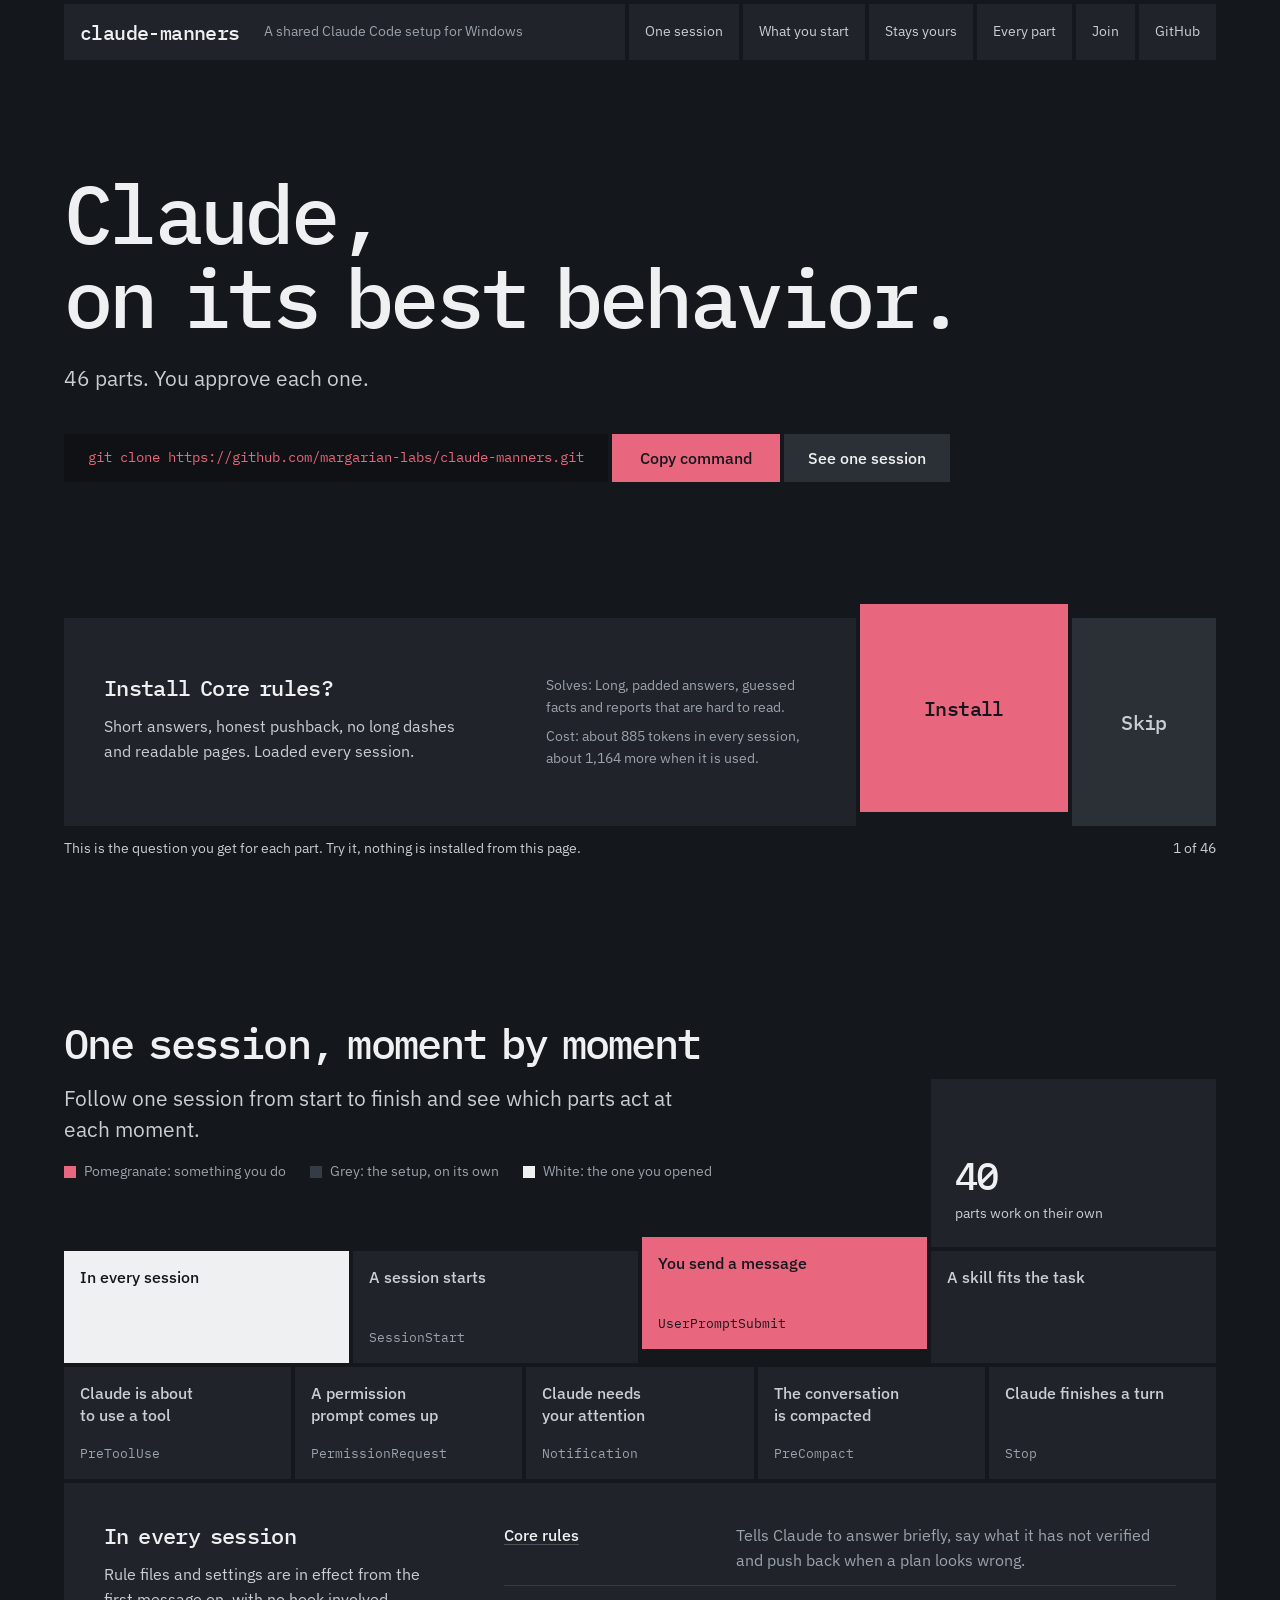
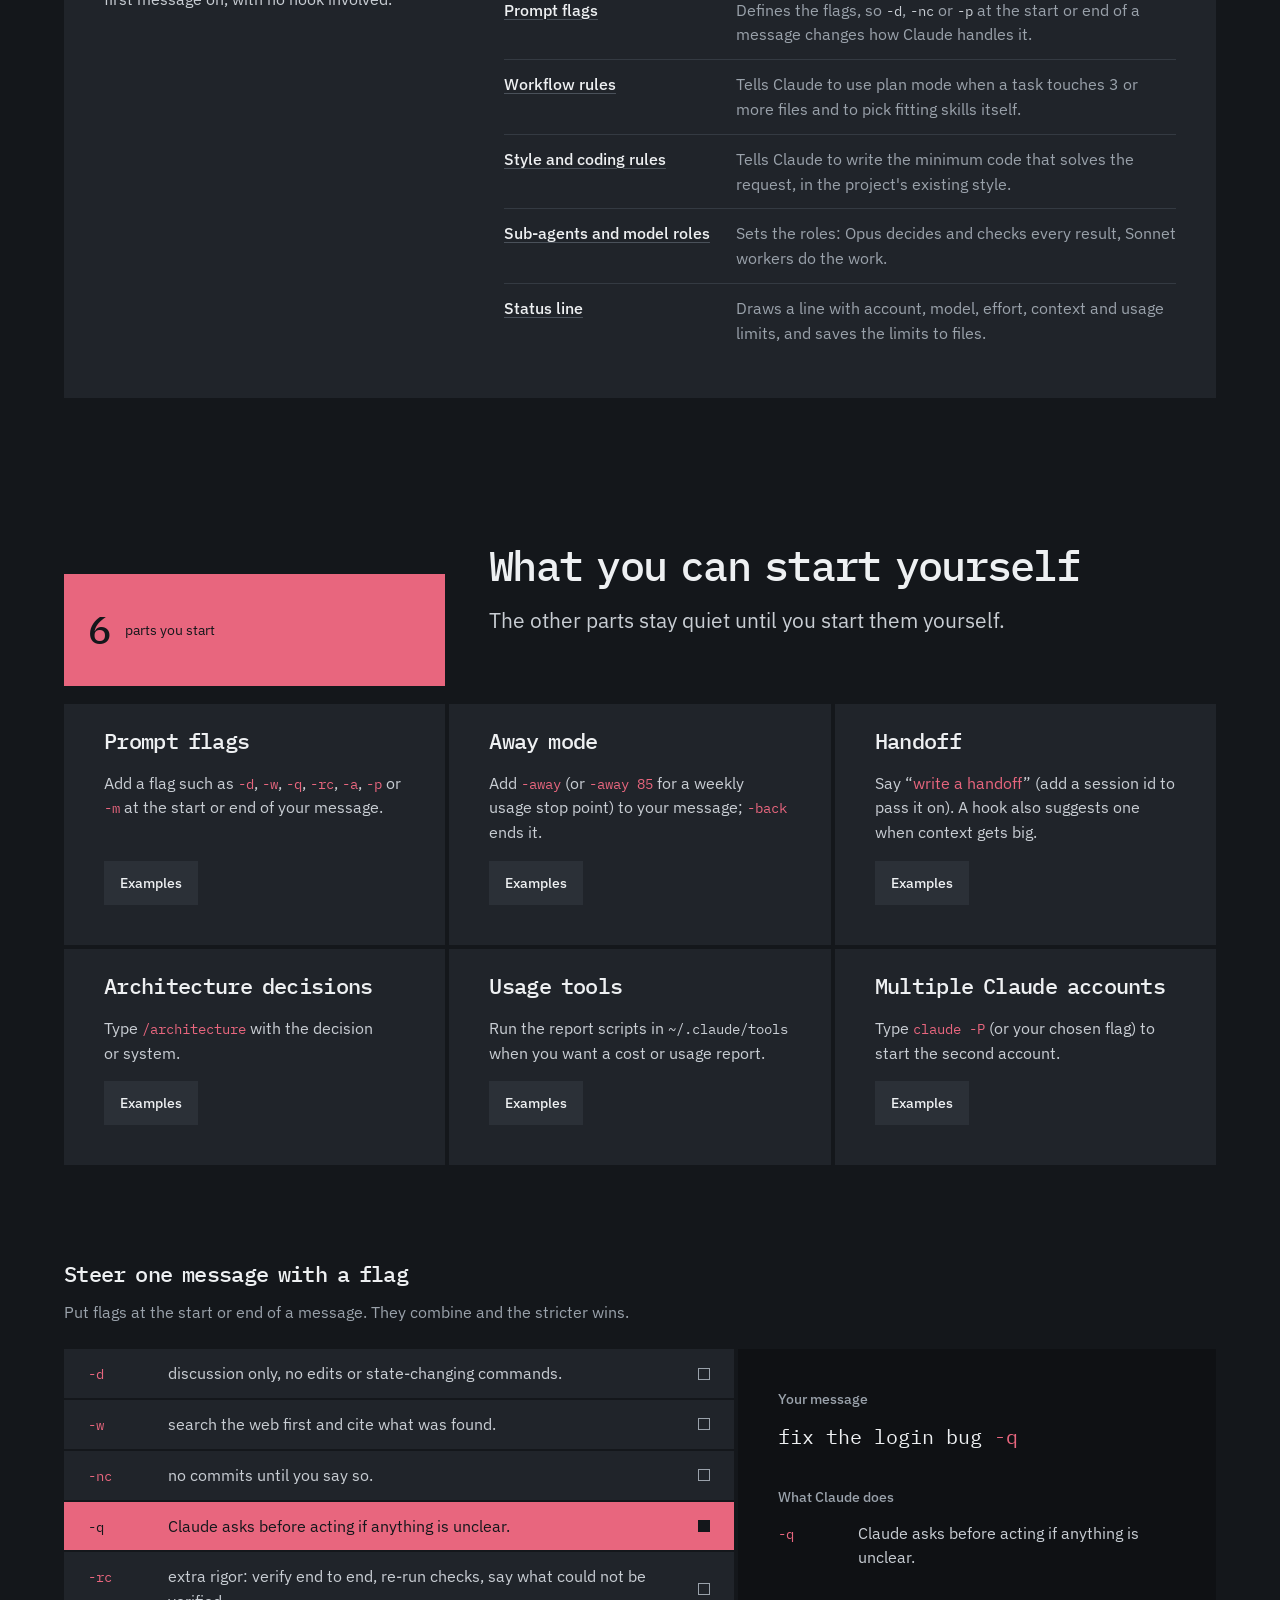
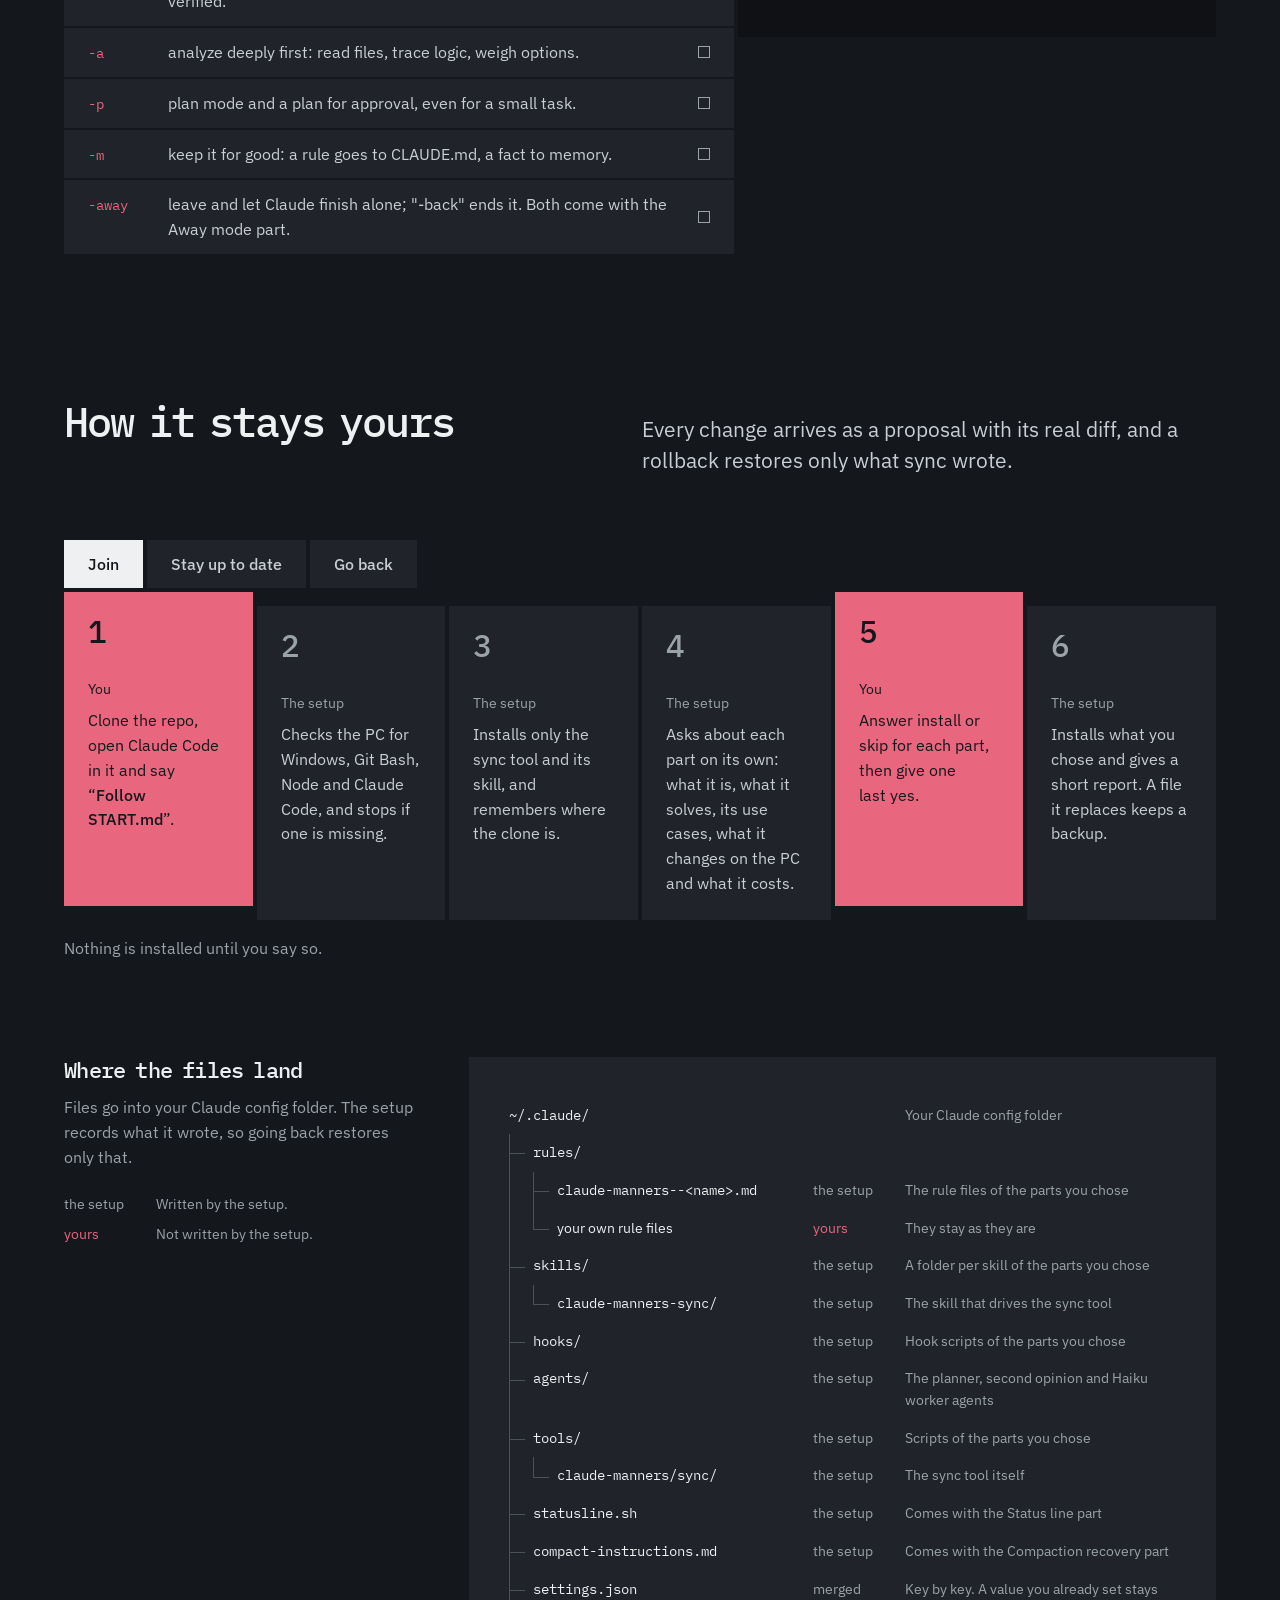
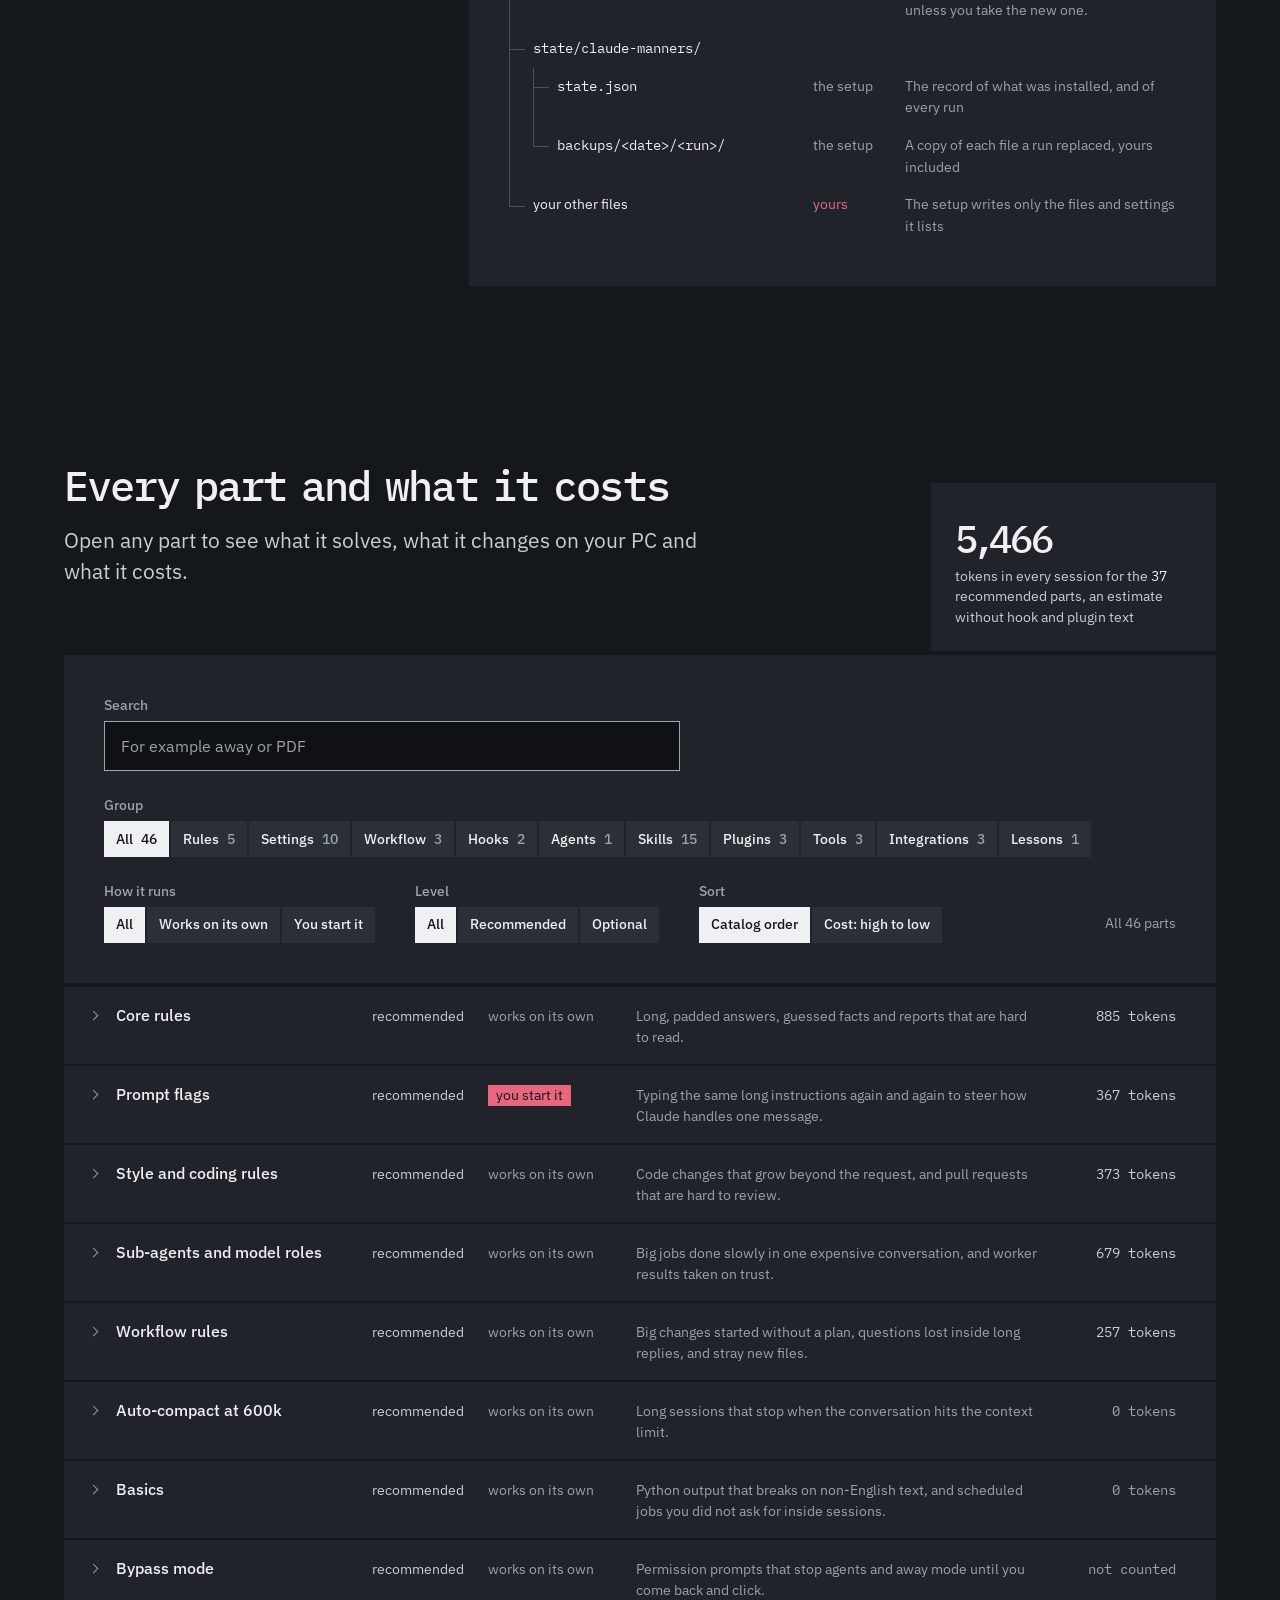
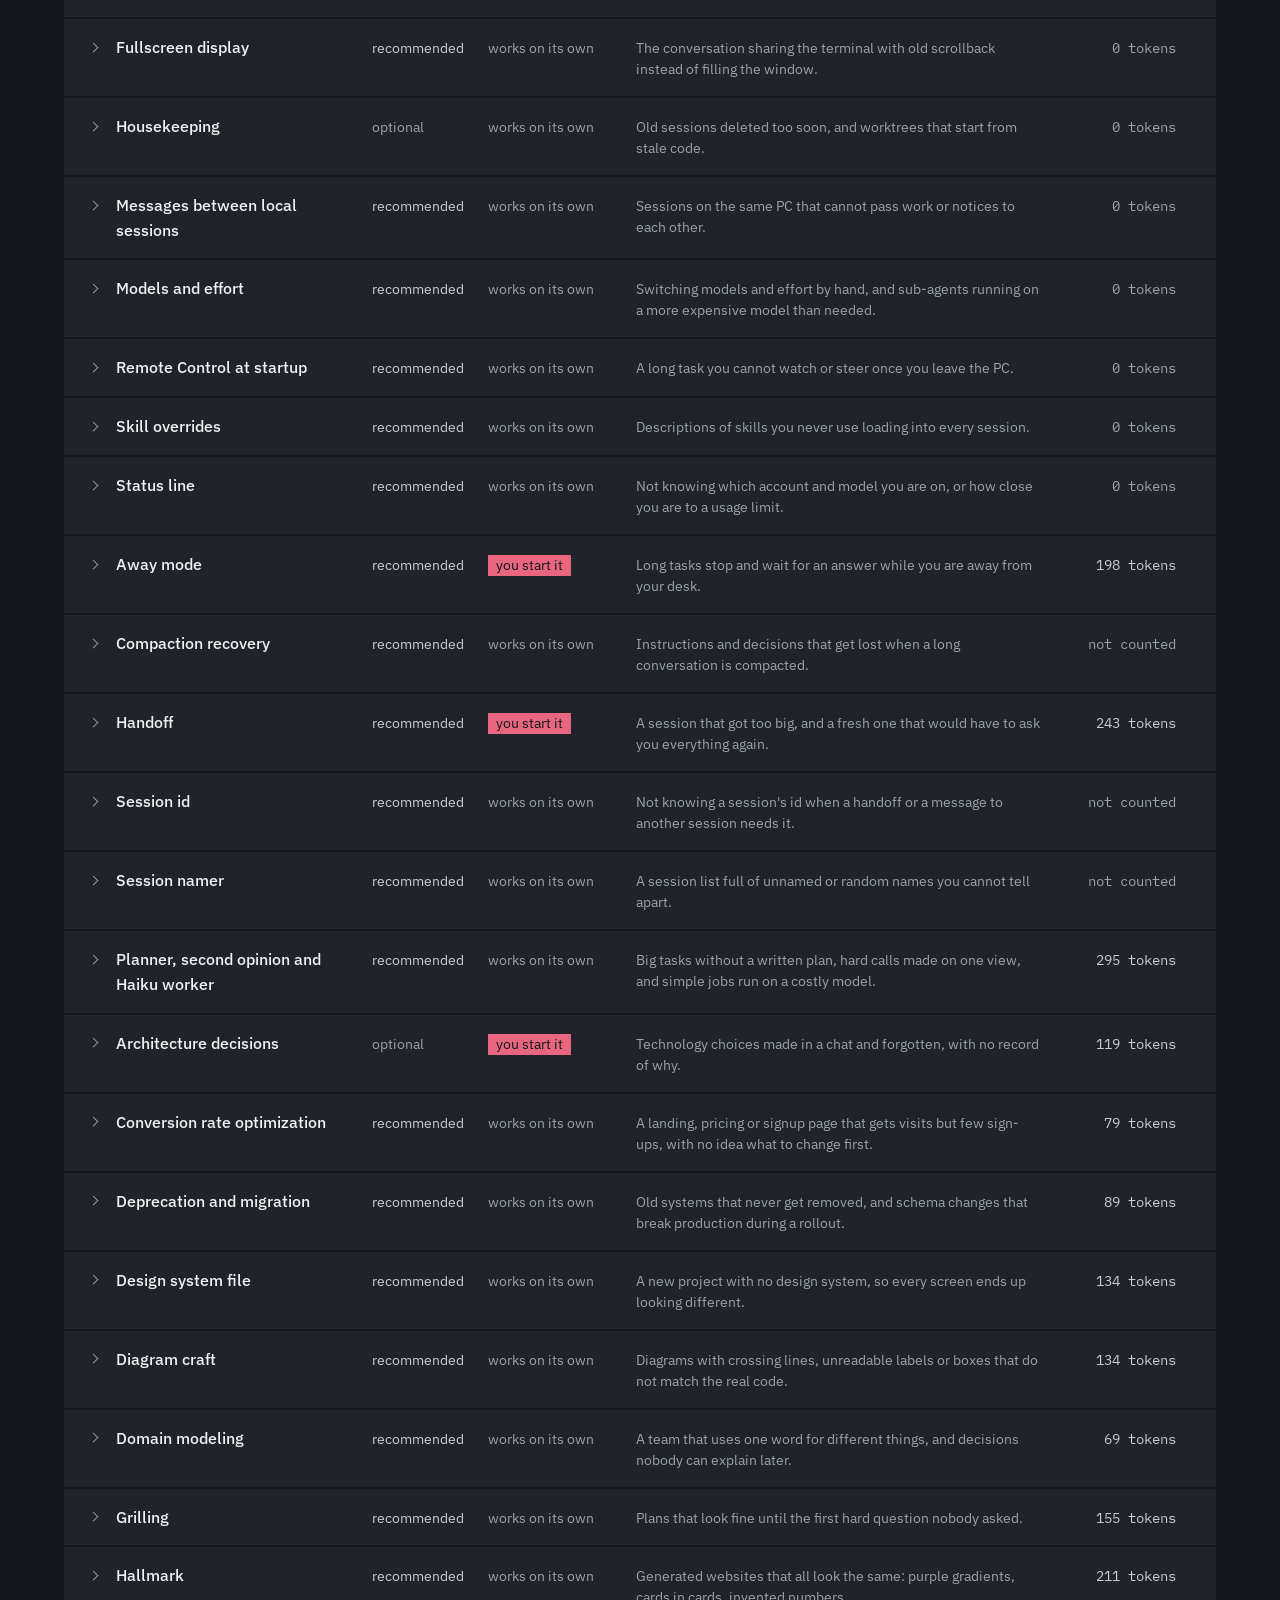
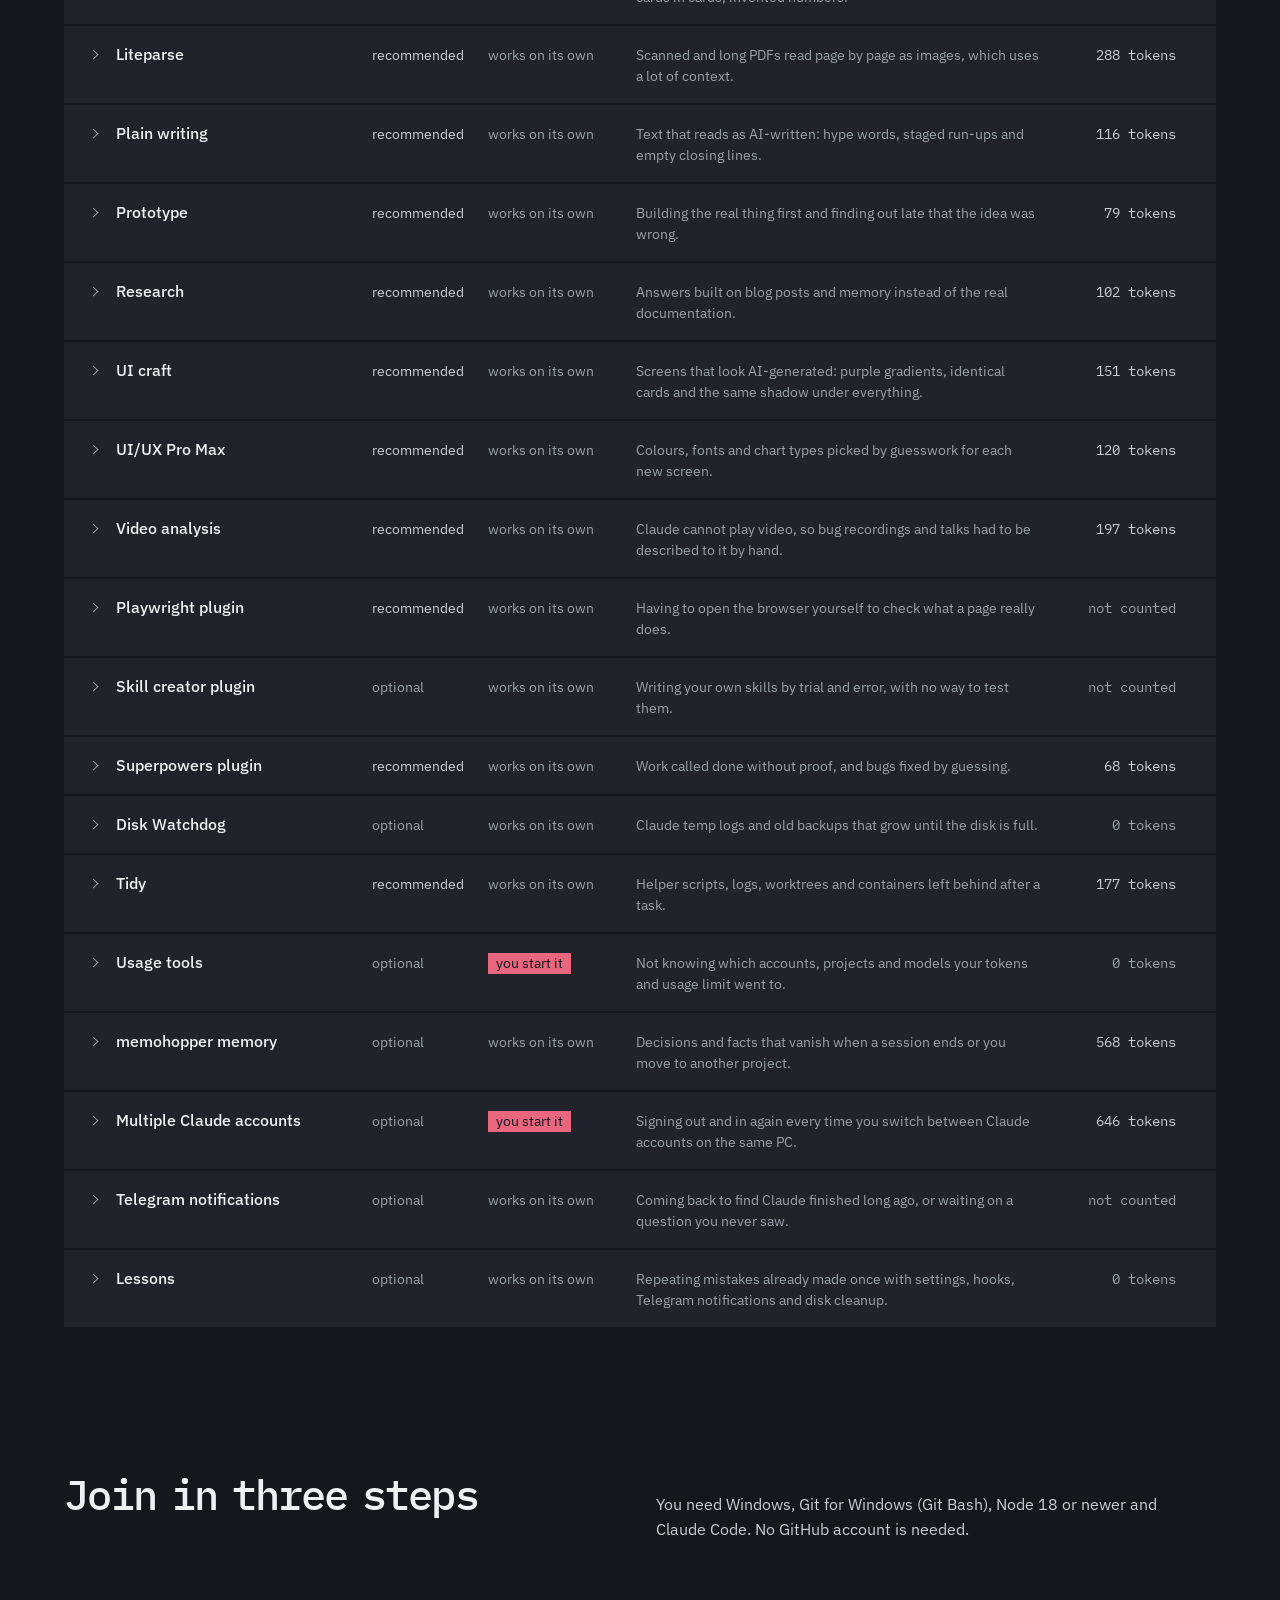
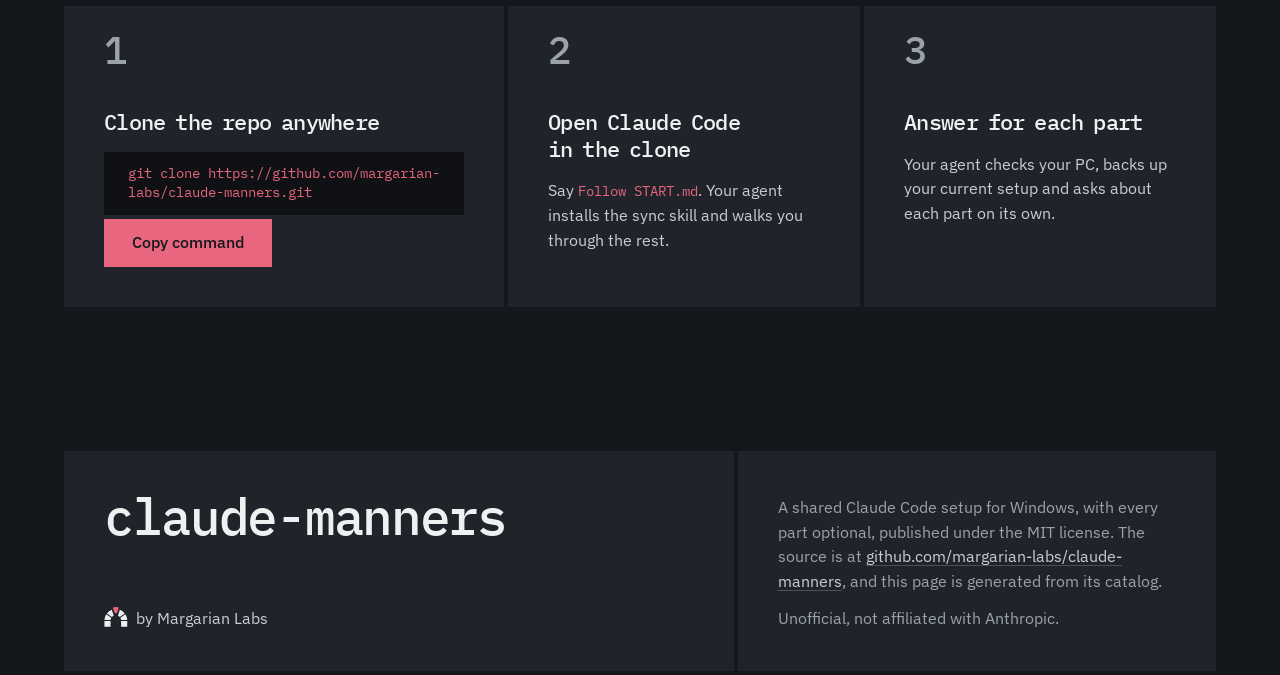
<file: docs/index.html>
<!doctype html>
<html lang="en">
<head>
<meta charset="utf-8">
<meta name="viewport" content="width=device-width, initial-scale=1">
<title>claude-manners: Claude, on its best behavior</title>
<meta name="description" content="A shared Claude Code setup for Windows in optional parts: you approve every change and can undo any.">
<meta property="og:type" content="website">
<meta property="og:title" content="claude-manners: Claude, on its best behavior">
<meta property="og:description" content="A shared Claude Code setup for Windows in optional parts: you approve every change and can undo any.">
<meta property="og:url" content="https://margarian-labs.github.io/claude-manners/">
<meta property="og:image" content="https://margarian-labs.github.io/claude-manners/share.png">
<meta property="og:image:width" content="1280">
<meta property="og:image:height" content="640">
<meta property="og:image:alt" content="claude-manners by Margarian Labs. Claude, on its best behavior. Every part optional, you approve each one.">
<meta name="twitter:card" content="summary_large_image">
<link rel="icon" type="image/svg+xml" href="data:image/svg+xml,%3Csvg xmlns='http://www.w3.org/2000/svg' viewBox='3 3 58 58'%3E%3Cstyle%3E.e%7Bfill:%23fff;stroke:%23fff;stroke-width:4;stroke-linejoin:round%7D.i%7Bfill:%2315181C%7D.k%7Bfill:%23B0304A%7D@media (prefers-color-scheme:dark)%7B.e%7Bdisplay:none%7D.i%7Bfill:%23EEF0F2%7D.k%7Bfill:%23E8667E%7D%7D%3C/style%3E%3Cpath class='e' d='M58.97 37.2A27 27 0 0 0 54.58 23.7L42.82 32.24A12.5 12.5 0 0 1 44.43 37.2ZM53.05 21.6A27 27 0 0 0 41.57 13.25L37.08 27.08A12.5 12.5 0 0 1 41.29 30.14ZM22.43 13.25A27 27 0 0 0 10.95 21.6L22.71 30.14A12.5 12.5 0 0 1 26.92 27.08ZM9.42 23.7A27 27 0 0 0 5.03 37.2L19.57 37.2A12.5 12.5 0 0 1 21.18 32.24ZM5 39.8H19.5V53.5H5ZM44.5 39.8H59V53.5H44.5ZM39.1 7.45A27 27 0 0 0 24.9 7.45L29.39 21.27A12.5 12.5 0 0 1 34.61 21.27Z'/%3E%3Cpath class='i' d='M58.97 37.2A27 27 0 0 0 54.58 23.7L42.82 32.24A12.5 12.5 0 0 1 44.43 37.2ZM53.05 21.6A27 27 0 0 0 41.57 13.25L37.08 27.08A12.5 12.5 0 0 1 41.29 30.14ZM22.43 13.25A27 27 0 0 0 10.95 21.6L22.71 30.14A12.5 12.5 0 0 1 26.92 27.08ZM9.42 23.7A27 27 0 0 0 5.03 37.2L19.57 37.2A12.5 12.5 0 0 1 21.18 32.24ZM5 39.8H19.5V53.5H5ZM44.5 39.8H59V53.5H44.5Z'/%3E%3Cpath class='k' d='M39.1 7.45A27 27 0 0 0 24.9 7.45L29.39 21.27A12.5 12.5 0 0 1 34.61 21.27Z'/%3E%3C/svg%3E">
<link href="https://fonts.googleapis.com/css2?family=IBM+Plex+Mono:wght@400;500&family=IBM+Plex+Sans:wght@400;500&display=swap" rel="stylesheet">
<style>
/* Hallmark · shape: Workbench · genre: modern-minimal · theme: brand · redesign: full · brand: Margarian Labs (spec 2026-11-25) · job: join
 * paper: #14171B · accent: #E8667E · display: IBM Plex Mono · body: IBM Plex Sans · hero: Counter · nav: slab of stones · footer: mast course · signature: the install question as a course of stones, the visitor's yes as the raised pomegranate keystone
 * axes: dark/mono/chromatic-pomegranate · posture: restrained · contrast: pass · fold: pass · copy: verbatim · v2.0.0 */
/* Hallmark · pre-emit critique: P5 H4 E4 S5 R4 V4 · weakest: R, the raised stone could become decoration; it is kept to what the visitor does, so most screens have one or none */
/* Hallmark · finish-review: subagent · 8 findings · 7 resolved 1 unresolved (the Join heading is the owner's wording) · gap: none */
/* Hallmark · dismissed F4 · the copy button, the Install stone and a chosen filter differ on purpose: an action, an answer in the demo and a state */
/* Hallmark · answered F1 · the part text is the catalog word for word, where straight quotes mark the words a person types */
/* Hallmark · answered F2 · the three periods sit in catalog text that the install question prints unchanged */
/* Hallmark · reworded "46 parts. You approve each one." to "Claude, on its best behavior." · the owner made the slogan the headline and this line the one under it */
:root {
  color-scheme: dark;
  --space-3xs: 2px; --space-2xs: 4px; --space-xs: 8px; --space-sm: 12px; --space-md: 16px; --space-lg: 24px; --space-xl: 40px; --space-2xl: 64px; --space-3xl: 96px; --space-4xl: 144px;
  --text-xs: 0.8125rem; --text-sm: 0.875rem; --text-md: 1rem; --text-lg: 1.25rem; --text-xl: 1.5625rem; --text-2xl: 1.953rem; --text-3xl: 2.441rem;
  --text-display: clamp(2.5rem, 6.4vw, 6.25rem);
  --text-section: clamp(1.875rem, 2.2vw + 0.875rem, 2.875rem); --text-title: clamp(1.25rem, 0.5vw + 1rem, 1.5rem); --text-lead: clamp(1.125rem, 0.5vw + 0.9375rem, 1.5rem);
  --ease-out: cubic-bezier(0.16, 1, 0.3, 1); --ease-in: cubic-bezier(0.7, 0, 0.84, 0); --ease-in-out: cubic-bezier(0.65, 0, 0.35, 1);
  --dur-micro: 120ms; --dur-short: 220ms; --dur-long: 420ms;
  --container: 1440px; --gutter: 64px; --gap-columns: 32px; --section-gap-s: 120px; --section-gap: 144px; --section-gap-l: 176px;
  --seam: 4px; --raise: 14px;
  --z-base: 1; --z-raised: 10; --z-dropdown: 100; --z-sticky: 200; --z-sticky-nav: 300; --z-modal: 400; --z-toast: 500; --z-tooltip: 600;
  --color-paper: #14171B; --color-paper-2: #20242A; --color-paper-3: #0F1114;
  --color-stone: #2B3037; --color-stone-hover: #363C45;
  --color-ink: #EEF0F2; --color-ink-2: #C9CED4; --color-muted: #9AA2AB;
  --color-rule: #343A42; --color-rule-2: #4A515A;
  --color-accent: #E8667E; --color-accent-hover: #EE8093; --color-accent-ink: #14171B; --color-focus: #EEF0F2;
  --color-brand: #E8667E;
  --font-display: "IBM Plex Mono", ui-monospace, monospace; --font-body: "IBM Plex Sans", ui-sans-serif, system-ui, sans-serif;
  --font-outlier: var(--font-display);
  --radius-card: 0; --radius-pill: 0; --rule-hair: 1px;
  --shadow-card: none;
  --tracking-display: -0.045em; --word-display: -0.2em; --display-weight: 500;
}
*, *::before, *::after { box-sizing: border-box; }
html, body { overflow-x: clip; }
html { scrollbar-color: var(--color-muted) var(--color-paper); scroll-padding-top: var(--space-3xl); }
body { margin: 0; background: var(--color-paper); color: var(--color-ink); font-family: var(--font-body); font-size: var(--text-md); line-height: 1.55; -webkit-font-smoothing: antialiased; caret-color: var(--color-accent); }
::selection { background: color-mix(in oklab, var(--color-accent) 25%, transparent); }
:focus-visible { outline: 2px solid var(--color-focus); outline-offset: 2px; }
a { color: inherit; text-decoration-thickness: 1px; text-underline-offset: 0.16em; }
h1, h2, h3 { margin: 0; font-family: var(--font-display); font-weight: var(--display-weight, 700); font-synthesis: none; letter-spacing: var(--tracking-display); line-height: 1.05; overflow-wrap: break-word; min-width: 0; text-wrap: balance; }
h1 { max-width: 20ch; font-size: var(--text-display); } h2 { max-width: 30ch; font-size: var(--text-section); } h3 { max-width: 40ch; font-size: var(--text-title); line-height: 1.2; }
.lead { font-size: var(--text-lead); line-height: 1.45; max-width: 52ch; }
p { margin: 0; text-wrap: pretty; }
p:not([class]) { max-width: 65ch; }
img, video { max-width: 100%; height: auto; display: block; }
svg { display: block; }
[hidden] { display: none !important; }
button, input, select, textarea { font: inherit; }
.container { width: 100%; max-width: var(--container); margin-inline: auto; padding-inline: var(--gutter); box-sizing: border-box; }
.num, .figure, td.num { font-variant-numeric: tabular-nums; }
.visually-hidden { position: absolute; width: 1px; height: 1px; overflow: hidden; clip-path: inset(50%); white-space: nowrap; }
[data-slot] { position: relative; overflow: hidden; background: linear-gradient(160deg, var(--color-paper-2, var(--color-paper)), var(--color-paper-3, var(--color-paper))); }
[data-slot] > img { position: absolute; inset: 0; width: 100%; height: 100%; object-fit: cover; z-index: 1; }
[data-slot]:has(> img) > :not(img):not([data-keep]) { display: none !important; }
@media (max-width: 60rem) { :root { --gutter: 24px; --section-gap-s: 80px; --section-gap: 96px; --section-gap-l: 120px; } }
@media (max-width: 40rem) { :root { --gutter: 16px; --section-gap-s: 56px; --section-gap: 72px; --section-gap-l: 96px; --gap-columns: 16px; } }
@media (prefers-reduced-motion: reduce) { *:not(.keep-motion), *:not(.keep-motion)::before, *:not(.keep-motion)::after { animation-duration: 0.01ms !important; animation-iteration-count: 1 !important; transition-duration: 0.01ms !important; scroll-behavior: auto !important; } }
.measured { font-family: var(--font-outlier); font-size: var(--text-sm); font-variant-numeric: tabular-nums slashed-zero; }
.btn { display: inline-flex; align-items: center; justify-content: center; gap: var(--space-xs); min-height: 3rem; white-space: nowrap; border: 0; padding: var(--space-sm) var(--space-lg); background: var(--color-stone); color: var(--color-ink); font-weight: 500; line-height: 1.2; text-decoration: none; cursor: pointer; transition: background-color var(--dur-short) var(--ease-out), color var(--dur-short) var(--ease-out); }
.btn:hover { background: var(--color-stone-hover); }
.btn:active { background: var(--color-rule-2); }
.btn[disabled], .btn[aria-disabled="true"] { opacity: 0.55; cursor: not-allowed; }
.btn--primary { background: var(--color-accent); color: var(--color-accent-ink); }
.btn--primary:hover { background: var(--color-accent-hover); }
.btn--primary:active { background: color-mix(in oklab, var(--color-accent) 85%, var(--color-paper-3)); }
.btn[aria-pressed="true"] { background: var(--color-ink); color: var(--color-paper); }
.chip { font-size: var(--text-sm); line-height: 1.5; color: var(--color-muted); white-space: nowrap; }
.chip--you { color: var(--color-accent); }
.field { width: 100%; min-height: 3rem; border: var(--rule-hair) solid var(--color-muted); padding: var(--space-sm) var(--space-md); background: var(--color-paper-3); color: var(--color-ink); transition: border-color var(--dur-short) var(--ease-out); }
.field::placeholder { color: var(--color-muted); }
.field:hover { border-color: var(--color-ink-2); }
.field:focus-visible { outline-offset: -2px; }
.num-sep { margin-inline: -0.1em; }

h1, h2, h3 { word-spacing: var(--word-display); }
h2 { line-height: 1.12; }
h3 { letter-spacing: -0.03em; word-spacing: -0.12em; }

.site-skip { position: absolute; left: var(--space-md); top: calc(-1 * var(--space-3xl)); z-index: var(--z-toast); padding: var(--space-xs) var(--space-md); background: var(--color-ink); color: var(--color-paper); }
.site-skip:focus-visible { top: var(--space-md); }

.site-nav__bar { display: grid; grid-template-columns: minmax(0, 1fr) repeat(6, auto); gap: var(--seam); padding-top: var(--seam); }
.site-nav__links { display: contents; margin: 0; padding: 0; list-style: none; }
.site-nav__bar a { display: flex; align-items: center; min-height: 3.5rem; padding-inline: var(--space-md); background: var(--color-paper-2); color: var(--color-ink-2); font-size: var(--text-sm); text-decoration: none; white-space: nowrap; transition: background-color var(--dur-short) var(--ease-out), color var(--dur-short) var(--ease-out); }
.site-nav__bar a:hover, .site-nav__bar a:active { background: var(--color-stone); color: var(--color-ink); }
.site-nav__bar .site-nav__mark { font-family: var(--font-display); font-size: var(--text-lg); font-weight: 500; letter-spacing: -0.03em; color: var(--color-ink); }
.site-nav__bar .site-nav__mark { gap: var(--space-2xs) var(--space-lg); }
.site-nav__what { font-family: var(--font-body); font-size: var(--text-sm); font-weight: 400; letter-spacing: 0; color: var(--color-muted); white-space: nowrap; }
@media (min-width: 60.01rem) and (max-width: 76rem) { .site-nav__what { display: none; } }

.site-hero { min-height: min(calc(100dvh - 3.75rem), 54rem); display: grid; }
.site-hero__inner { display: grid; grid-template-rows: minmax(0, 1fr) auto; row-gap: var(--space-2xl); padding-block: var(--space-xl); }
.site-hero__text { align-self: center; display: grid; justify-items: start; }
.site-hero h1 { max-width: none; font-size: var(--text-display); line-height: 1.02; word-spacing: -0.22em; }
.site-hero h1 span { display: block; }
.site-hero .lead { margin-top: var(--space-lg); color: var(--color-ink-2); }
.site-hero__actions { display: flex; flex-wrap: wrap; align-items: stretch; gap: var(--seam); margin-top: var(--space-xl); }

.site-cmd { display: flex; align-items: center; min-height: 3rem; padding: var(--space-sm) var(--space-lg); background: var(--color-paper-3); color: var(--color-accent); line-height: 1.4; }
.site-typed { color: var(--color-accent); }
.site-copy { min-width: 10.5rem; }
.site-copy[data-copied], .site-copy[data-copied]:hover { background: var(--color-ink); color: var(--color-paper); }
.site-clone { display: flex; flex-wrap: wrap; gap: var(--seam); }

.ask { display: grid; grid-template-columns: minmax(0, 1fr) 13rem 9rem; gap: var(--seam); }
.ask__stone { display: grid; grid-template-columns: minmax(0, 7fr) minmax(0, 5fr); column-gap: var(--space-2xl); align-content: center; min-height: 13rem; padding: var(--space-lg) var(--space-xl); background: var(--color-paper-2); }
.ask__stone:last-child { grid-column: 1 / -1; }
.ask__q { font-family: var(--font-display); font-size: var(--text-title); font-weight: 500; line-height: 1.2; letter-spacing: -0.03em; word-spacing: -0.12em; text-wrap: balance; }
.ask__what { margin-top: var(--space-sm); max-width: 48ch; color: var(--color-ink-2); }
.ask__facts { display: grid; align-content: center; row-gap: var(--space-xs); font-size: var(--text-sm); color: var(--color-muted); }
.ask__btn { border: 0; padding: var(--space-md); font-family: var(--font-display); font-size: var(--text-lg); font-weight: 500; letter-spacing: -0.03em; cursor: pointer; transition: transform var(--dur-long) var(--ease-out), background-color var(--dur-short) var(--ease-out); }
.ask__yes { background: var(--color-accent); color: var(--color-accent-ink); transform: translateY(calc(-1 * var(--raise))); }
.ask__yes:hover { background: var(--color-accent-hover); }
.ask__yes:active, .ask__yes.is-in { transform: none; transition-duration: var(--dur-micro); }
.ask__no { background: var(--color-stone); color: var(--color-ink-2); }
.ask__no:hover { background: var(--color-stone-hover); color: var(--color-ink); }
.ask__no:active { background: var(--color-rule-2); }
.ask__yes:has(+ .ask__no[hidden]) { grid-column: 2 / -1; }
.ask__foot { display: flex; flex-wrap: wrap; justify-content: space-between; gap: var(--space-2xs) var(--space-lg); margin-top: var(--space-sm); font-size: var(--text-sm); color: var(--color-ink-2); }
.ask__foot p { max-width: none; }
.ask__count { font-variant-numeric: tabular-nums; }

.site-section { --site-gap: var(--section-gap); padding-top: var(--site-gap); scroll-margin-top: calc(-1 * var(--site-gap) + var(--space-xl)); }
#session { --site-gap: var(--section-gap-s); }
#parts { --site-gap: var(--section-gap-l); }

.site-head { display: grid; grid-template-columns: repeat(4, minmax(0, 1fr)); column-gap: var(--seam); align-items: end; margin-bottom: var(--seam); }
.site-head__text { grid-column: span 3; display: grid; row-gap: var(--space-md); padding: 0 var(--space-xl) var(--space-2xl) 0; }
.site-head .lead { color: var(--color-ink-2); }
.site-stat { display: grid; align-content: end; row-gap: var(--space-xs); min-height: 10.5rem; padding: var(--space-lg); background: var(--color-paper-2); font-size: var(--text-sm); line-height: 1.45; color: var(--color-ink-2); }
.site-stat__num { font-family: var(--font-outlier); font-size: var(--text-3xl); font-weight: 500; line-height: 1; letter-spacing: -0.05em; font-variant-numeric: tabular-nums slashed-zero; color: var(--color-ink); }
.site-stat .measured { font-size: inherit; color: var(--color-ink); }
.site-stat--you, .site-stat--you .site-stat__num { color: var(--color-accent-ink); }
.site-stat--you { background: var(--color-accent); margin-bottom: var(--raise); }
#start .site-head { grid-template-columns: repeat(3, minmax(0, 1fr)); }
#start .site-head__text { order: 2; grid-column: span 2; padding-inline: var(--space-xl) 0; }
#start .site-stat { grid-template-columns: auto minmax(0, 1fr); align-content: center; align-items: center; column-gap: var(--space-md); min-height: 7rem; }
.site-head--split { grid-template-columns: repeat(12, minmax(0, 1fr)); align-items: baseline; margin-bottom: var(--space-2xl); }
.site-head--split h2 { grid-column: 1 / span 6; }
.site-head--split .lead { grid-column: 7 / span 6; }

.site-join { padding-top: var(--section-gap); }
.site-join__head { display: grid; grid-template-columns: repeat(12, minmax(0, 1fr)); column-gap: var(--gap-columns); align-items: baseline; margin-bottom: var(--space-2xl); }
.site-join__head h2 { grid-column: 1 / span 6; }
.site-join__needs { grid-column: 7 / span 6; max-width: 52ch; color: var(--color-ink-2); }
.site-steps { display: grid; grid-template-columns: minmax(0, 5fr) minmax(0, 4fr) minmax(0, 4fr); gap: var(--seam); margin: 0; padding: 0; list-style: none; counter-reset: site-step; }
.site-step { display: grid; grid-template-rows: auto minmax(0, 1fr); row-gap: var(--space-xl); min-height: 16rem; padding: var(--space-lg) var(--space-xl) var(--space-xl); background: var(--color-paper-2); counter-increment: site-step; }
.site-step::before { content: counter(site-step); font-family: var(--font-outlier); font-size: var(--text-3xl); font-weight: 500; line-height: 1; color: var(--color-muted); }
.site-step__body { display: grid; align-content: start; justify-items: start; row-gap: var(--space-md); }
.site-step__line { max-width: 44ch; color: var(--color-ink-2); }

.site-foot { padding-block: var(--section-gap) var(--seam); }
.site-foot__grid { display: grid; grid-template-columns: minmax(0, 7fr) minmax(0, 5fr); gap: var(--seam); }
.site-foot__brand, .site-foot__text { padding: var(--space-xl); background: var(--color-paper-2); }
.site-foot__brand { display: grid; align-content: space-between; justify-items: start; row-gap: var(--space-2xl); min-height: 13rem; }
.site-foot__mark { font-family: var(--font-display); font-size: clamp(1.75rem, 4vw, 3.5rem); font-weight: 500; line-height: 1; letter-spacing: -0.045em; }
.site-foot__by { display: inline-flex; align-items: center; column-gap: var(--space-xs); color: var(--color-ink); text-decoration: none; }
.site-foot__by span { color: var(--color-ink-2); transition: color var(--dur-short) var(--ease-out); }
.site-foot__by:hover span, .site-foot__by:active span { color: var(--color-ink); }
.site-foot__logo { flex: none; width: calc(1.4rem * 56 / 53); height: 1.4rem; fill: currentColor; }
.site-foot__logo-key { fill: var(--color-brand); }
.site-foot__text { display: grid; align-content: end; row-gap: var(--space-sm); color: var(--color-muted); }
.site-foot__text a { color: var(--color-ink-2); overflow-wrap: anywhere; text-decoration-color: var(--color-rule-2); transition: color var(--dur-short) var(--ease-out); }
.site-foot__text a:hover, .site-foot__text a:active { color: var(--color-ink); }

@media (max-width: 60rem) {
  .site-nav__bar { grid-template-columns: repeat(3, minmax(0, 1fr)); }
  .site-nav__bar a { justify-content: center; min-height: 3rem; padding-inline: var(--space-2xs); }
  .site-nav__bar .site-nav__mark { grid-column: 1 / -1; flex-wrap: wrap; justify-content: flex-start; padding: var(--space-sm) var(--space-md); }
  .site-hero { min-height: 0; }
  .site-hero__inner { padding-block: var(--space-2xl) var(--space-xl); }
  .site-cmd { flex: 1 1 100%; }
  .site-hero__actions .btn { flex: 1 1 auto; }
  .ask { grid-template-columns: minmax(0, 2fr) minmax(0, 1fr); row-gap: calc(var(--seam) + var(--raise)); }
  .ask__stone { grid-column: 1 / -1; grid-template-columns: minmax(0, 1fr); row-gap: var(--space-md); min-height: 19rem; padding: var(--space-lg); }
  .ask__btn { min-height: 3.5rem; }
  .ask__yes:has(+ .ask__no[hidden]) { grid-column: 1 / -1; }
  .site-head, #start .site-head, .site-head.site-head--split, .site-join__head { grid-template-columns: minmax(0, 1fr); row-gap: var(--space-md); }
    .site-head--split h2, .site-join__head h2, .site-head--split .lead, .site-join__needs { grid-column: 1 / -1; }
  .site-head__text, #start .site-head__text { order: 0; grid-column: 1 / -1; padding: 0 0 var(--space-sm); }
  #start .site-stat { min-height: 0; margin-bottom: 0; }
  .site-stat { grid-template-columns: auto minmax(0, 1fr); align-items: center; align-content: center; column-gap: var(--space-md); min-height: 0; padding: var(--space-md) var(--space-lg); }
  .site-steps { grid-template-columns: minmax(0, 1fr); }
  .site-step { row-gap: var(--space-lg); min-height: 0; padding: var(--space-lg); }
  .site-foot__grid { grid-template-columns: minmax(0, 1fr); }
  .site-foot__brand, .site-foot__text { padding: var(--space-lg); }
}
.sx-legend { display: flex; flex-wrap: wrap; gap: var(--space-xs) var(--space-lg); max-width: none; font-size: var(--text-sm); color: var(--color-muted); }
.sx-key { display: inline-flex; align-items: center; gap: var(--space-xs); }
.sx-key::before { content: ""; flex-shrink: 0; width: var(--space-sm); height: var(--space-sm); background: var(--color-stone-hover); }
.sx-key--you::before { background: var(--color-accent); }
.sx-key--open::before { background: var(--color-ink); }

.moments { display: grid; gap: var(--seam); list-style: none; margin: 0; padding: 0; }
.moment { display: grid; padding: var(--space-lg); background: var(--color-paper-2); }
.moment::after { content: attr(data-event); grid-row: 2; font-family: var(--font-outlier); font-size: var(--text-sm); color: var(--color-muted); }
.moment[data-event=""]::after { content: none; }
.moment__title { grid-row: 1; max-width: none; font-size: var(--text-lg); }
.moment__what { grid-row: 3; max-width: 46ch; margin-top: var(--space-xs); color: var(--color-ink-2); }
.moment__parts { grid-row: 4; list-style: none; margin: var(--space-md) 0 0; padding: 0; }
.sx-flag { white-space: nowrap; color: var(--color-ink-2); }
.moment__parts li { display: grid; gap: var(--space-2xs) var(--space-lg); padding: var(--space-sm) 0; border-top: var(--rule-hair) solid var(--color-rule); }
.moment__parts a { justify-self: start; color: var(--color-ink); font-weight: 500; text-decoration-color: var(--color-rule-2); transition: color var(--dur-short) var(--ease-out), text-decoration-color var(--dur-short) var(--ease-out); }
.moment__parts a:hover { text-decoration-color: currentColor; }
.moment__does { color: var(--color-muted); }
@media (min-width: 40rem) {
  .moment__parts li { grid-template-columns: minmax(0, 13rem) minmax(0, 1fr); }
}

.sx-on .moment { display: block; padding: 0; }
.sx-on .moment::after { content: none; }
.sx-on .moment__title { font-size: var(--text-md); font-family: var(--font-body); letter-spacing: 0; word-spacing: 0; }
.sx-tab { display: flex; flex-direction: column; align-items: flex-start; justify-content: space-between; gap: var(--space-2xs); width: 100%; height: 100%; min-height: 3.5rem; padding: var(--space-sm) var(--space-md); border: 0; background: var(--color-paper-2); color: var(--color-ink-2); font-weight: 500; line-height: 1.35; text-align: left; cursor: pointer; transition: background-color var(--dur-short) var(--ease-out), color var(--dur-short) var(--ease-out), transform var(--dur-long) var(--ease-out); }
.sx-tab:hover { background: var(--color-stone); color: var(--color-ink); }
.sx-tab:focus-visible { position: relative; z-index: var(--z-raised); }
.sx-tab__event { color: var(--color-muted); font-size: var(--text-xs); font-weight: 400; }
.sx-tab[aria-expanded="true"], .sx-tab[aria-expanded="true"]:hover { background: var(--color-ink); color: var(--color-paper); cursor: default; }
.sx-tab[aria-expanded="true"] .sx-tab__event { color: var(--color-rule-2); }
.moment[data-actor="you"] .sx-tab, .moment[data-actor="you"] .sx-tab__event { color: var(--color-accent-ink); }
.moment[data-actor="you"] .sx-tab, .moment[data-actor="you"] .sx-tab[aria-expanded="true"]:hover { background: var(--color-accent); }
.moment[data-actor="you"] .sx-tab:hover { background: var(--color-accent-hover); }
.moment[data-actor="you"] .sx-tab[aria-expanded="true"] { box-shadow: inset 0 calc(-1 * var(--space-2xs)) 0 var(--color-ink); }
.sx-body { padding: var(--space-lg); background: var(--color-paper-2); }
.sx-body__title { display: none; }
.sx-body .moment__parts { margin-top: var(--space-md); }
.sx-root[data-moved] .sx-body { animation: sx-in var(--dur-short) var(--ease-out); }
@keyframes sx-in { from { opacity: 0; } }

@media (min-width: 60rem) {
  .sx-on .moments { grid-template-columns: repeat(20, minmax(0, 1fr)); grid-template-rows: repeat(2, 7rem); }
  .sx-on .moment { display: contents; }
  .sx-on .moment__title { grid-column: span 4; grid-row: auto; }
  .sx-on .moment:nth-child(-n + 4) .moment__title { grid-column: span 5; }
  .sx-tab { padding: var(--space-md); }
  .moment[data-actor="you"] .sx-tab { transform: translateY(calc(-1 * var(--raise))); }
  .moment[data-actor="you"] .sx-tab[aria-expanded="true"] { transform: none; }
  .sx-body { grid-column: 1 / -1; grid-row: 3; display: grid; grid-template-columns: minmax(0, 4fr) minmax(0, 8fr); column-gap: var(--space-2xl); align-content: start; min-height: 20rem; padding: var(--space-xl); }
  .sx-body__title { display: block; font-family: var(--font-display); font-size: var(--text-title); font-weight: var(--display-weight); letter-spacing: -0.03em; word-spacing: -0.12em; line-height: 1.2; color: var(--color-ink); text-wrap: balance; }
  .sx-body .moment__what { grid-row: 2; margin-top: var(--space-sm); }
  .sx-body .moment__parts { grid-column: 2; grid-row: 1 / span 3; margin-top: 0; }
  .sx-body .moment__parts li:first-child { padding-top: 0; border-top: 0; }
}
.wg-block { margin-top: var(--space-3xl); }
.wg-head { display: grid; gap: var(--space-sm); margin-bottom: var(--space-lg); }
.wg-head p { max-width: 65ch; color: var(--color-muted); }
.wg-label { font-size: var(--text-sm); font-weight: 500; color: var(--color-muted); }
.wg-typed { color: var(--color-accent); }

.starts { display: grid; grid-template-columns: repeat(3, minmax(0, 1fr)); gap: var(--seam); margin: 0; padding: 0; list-style: none; }
.start { display: grid; grid-template-rows: auto minmax(0, 1fr) auto; align-content: start; justify-items: start; row-gap: var(--space-md); min-height: 12rem; padding: var(--space-lg) var(--space-xl) var(--space-xl); background: var(--color-paper-2); }
.start__title { font-size: var(--text-title); }
.start__trigger { max-width: 44ch; color: var(--color-ink-2); }
.start__cases { display: grid; gap: var(--space-xs); max-width: 60ch; margin: 0; padding: 0; list-style: none; color: var(--color-muted); }
.start__more { justify-self: start; font-size: var(--text-sm); color: var(--color-ink-2); text-decoration-color: var(--color-rule-2); transition: color var(--dur-short) var(--ease-out); }
.start__more:hover { color: var(--color-ink); }
.wg-start__toggle { min-height: 2.75rem; padding: var(--space-xs) var(--space-md); font-size: var(--text-sm); }
.wg-start__toggle[aria-expanded="true"] { background: var(--color-ink); color: var(--color-paper); }
.wg-start__more { display: grid; gap: var(--space-sm); animation: wg-in var(--dur-short) var(--ease-out); }

.wg-flags { display: grid; gap: var(--seam); }
.wg-flags.wg-on { grid-template-columns: minmax(0, 7fr) minmax(0, 5fr); }
.flags { display: grid; gap: var(--space-3xs); margin: 0; padding: 0; list-style: none; }
.flag { background: var(--color-paper-2); }
.flag, .wg-flag { display: grid; grid-template-columns: var(--space-2xl) minmax(0, 1fr) auto; gap: var(--space-md); align-items: baseline; padding: var(--space-sm) var(--space-lg); }
.flag__name { color: var(--color-accent); }
.flag__does { color: var(--color-ink-2); }
.wg-on .flag { display: grid; grid-template-columns: minmax(0, 1fr); padding: 0; }
.wg-flag { width: 100%; min-height: 3rem; border: 0; background: var(--color-paper-2); color: inherit; text-align: left; cursor: pointer; outline-offset: -2px; transition: background-color var(--dur-short) var(--ease-out), color var(--dur-short) var(--ease-out); }
.wg-flag::after { content: ""; align-self: center; width: var(--space-sm); height: var(--space-sm); border: var(--rule-hair) solid var(--color-muted); transition: background-color var(--dur-short) var(--ease-out), border-color var(--dur-short) var(--ease-out); }
.wg-flag:hover { background: var(--color-stone); }
.wg-flag[aria-pressed="true"] { background: var(--color-accent); }
.wg-flag[aria-pressed="true"] .flag__name, .wg-flag[aria-pressed="true"] .flag__does { color: var(--color-accent-ink); }
.wg-flag[aria-pressed="true"]::after { border-color: var(--color-accent-ink); background: var(--color-accent-ink); }
.wg-flag[aria-pressed="true"]:focus-visible { outline-color: var(--color-accent-ink); }
.wg-flags__out { display: grid; align-self: start; align-content: start; gap: var(--space-sm); min-height: 18rem; padding: var(--space-xl); background: var(--color-paper-3); }
.wg-flags__msg { margin-bottom: var(--space-lg); font-size: var(--text-lg); line-height: 1.4; color: var(--color-ink); overflow-wrap: anywhere; }
.wg-flags__chosen { color: var(--color-accent); }
.wg-flags__chosen span { white-space: nowrap; }
.wg-flags__empty { color: var(--color-muted); }
.wg-flags__does { display: grid; gap: var(--space-sm); margin: 0; padding: 0; list-style: none; }
.wg-flags__does li { display: grid; grid-template-columns: var(--space-2xl) minmax(0, 1fr); gap: var(--space-md); align-items: baseline; color: var(--color-ink-2); animation: wg-in var(--dur-short) var(--ease-out); }
.wg-flags__does code { color: var(--color-accent); }

.wg-flow { display: grid; gap: var(--space-xl); }
.wg-flow.wg-on { gap: 0; }
.wg-flow__panel { display: grid; gap: var(--space-md); }
.wg-on .wg-flow__panel { margin-top: calc(var(--seam) + var(--raise)); }
.wg-flow__panel.wg-in { animation: wg-in var(--dur-short) var(--ease-out); }
.wg-flow__note { color: var(--color-muted); }
.wg-tabs { display: inline-flex; justify-self: start; gap: var(--seam); }
.wg-tab { min-height: 3rem; padding: var(--space-xs) var(--space-lg); border: 0; background: var(--color-paper-2); color: var(--color-ink-2); font-weight: 500; cursor: pointer; transition: background-color var(--dur-short) var(--ease-out), color var(--dur-short) var(--ease-out); }
.wg-tab:hover { background: var(--color-stone); color: var(--color-ink); }
.wg-tab[aria-selected="true"] { background: var(--color-ink); color: var(--color-paper); }
.wg-steps { display: grid; grid-auto-flow: column; grid-auto-columns: minmax(0, 1fr); gap: var(--seam); margin: 0; padding: 0; list-style: none; counter-reset: wg-step; }
.wg-step { display: grid; align-content: start; justify-items: start; gap: var(--space-xs); min-height: 17rem; padding: var(--space-lg); background: var(--color-paper-2); counter-increment: wg-step; }
.wg-step::before { content: counter(wg-step); margin-bottom: var(--space-lg); font-family: var(--font-outlier); font-size: var(--text-2xl); font-weight: 500; line-height: 1; color: var(--color-muted); }
.wg-step p { color: var(--color-ink-2); }
.wg-step:has(.chip--you) { background: var(--color-accent); color: var(--color-accent-ink); }
.wg-step:has(.chip--you)::before, .wg-step:has(.chip--you) p, .wg-step:has(.chip--you) .chip--you, .wg-step:has(.chip--you) .wg-typed { color: var(--color-accent-ink); }
.wg-step:has(.chip--you) .wg-typed { font-weight: 500; }

.wg-split { display: grid; grid-template-columns: minmax(0, 4fr) minmax(0, 8fr); gap: var(--space-lg) var(--gap-columns); align-items: start; }
.wg-split .wg-head { position: sticky; top: var(--space-xl); margin-bottom: 0; }
.wg-legend { display: grid; gap: var(--space-xs); margin: var(--space-sm) 0 0; padding: 0; list-style: none; font-size: var(--text-sm); color: var(--color-muted); }
.wg-legend li { display: grid; grid-template-columns: var(--wg-chip) minmax(0, 1fr); gap: var(--space-md); align-items: baseline; justify-items: start; }
.wg-split { --wg-chip: 4.75rem; }
.wg-files { padding: var(--space-xl); background: var(--color-paper-2); }
.wg-tree { --wg-path: 18rem; --wg-in: var(--space-lg); --wg-mid: calc(var(--space-xs) + 0.7rem); --wg-depth: 0; }
.wg-tree, .wg-tree ul { margin: 0; padding: 0; list-style: none; }
.wg-tree ul { --wg-depth: 1; }
.wg-tree ul ul { --wg-depth: 2; }
.wg-tree ul > li { position: relative; padding-left: var(--wg-in); }
.wg-tree ul > li::before { content: ""; position: absolute; top: 0; bottom: 0; left: 0; border-left: var(--rule-hair) solid var(--color-rule-2); }
.wg-tree ul > li:last-child::before { bottom: auto; height: var(--wg-mid); }
.wg-tree ul > li::after { content: ""; position: absolute; top: var(--wg-mid); left: 0; width: calc(var(--wg-in) - var(--space-xs)); border-top: var(--rule-hair) solid var(--color-rule-2); }
.wg-tree__row { display: grid; grid-template-columns: calc(var(--wg-path) - var(--wg-depth) * var(--wg-in)) var(--wg-chip) minmax(0, 1fr); gap: var(--space-md); align-items: baseline; justify-items: start; padding-block: var(--space-xs); }
.wg-tree__path { font-size: var(--text-sm); color: var(--color-ink); overflow-wrap: anywhere; }
.wg-tree__note { grid-column: 3; font-size: var(--text-sm); color: var(--color-muted); }

@keyframes wg-in { from { opacity: 0; } }

@media (min-width: 60.01rem) {
  .wg-on .wg-flags__out { position: sticky; top: var(--space-xl); }
  .wg-step:has(.chip--you) { transform: translateY(calc(-1 * var(--raise))); }
}
@media (max-width: 60rem) {
  .starts { grid-template-columns: repeat(2, minmax(0, 1fr)); }
  .start { padding: var(--space-lg); }
  .wg-steps { grid-auto-flow: row; }
  .wg-step { grid-template-columns: var(--space-lg) minmax(0, 1fr); gap: var(--space-2xs) var(--space-md); min-height: 0; }
  .wg-step::before { grid-row: 1 / span 2; margin-bottom: 0; font-size: var(--text-lg); line-height: 1.3; }
  .wg-step > * { grid-column: 2; }
  .wg-on .wg-flow__panel { margin-top: var(--seam); }
  .wg-split { grid-template-columns: minmax(0, 1fr); }
  .wg-split .wg-head { position: static; }
}
@media (max-width: 40rem) {
  .starts { grid-template-columns: minmax(0, 1fr); }
  .start { min-height: 0; }
  .wg-flags.wg-on { grid-template-columns: minmax(0, 1fr); overflow: clip; }
  .wg-on .wg-flags__out { position: sticky; bottom: 0; min-height: 0; max-height: 50dvh; overflow-y: auto; border-top: var(--rule-hair) solid var(--color-rule-2); }
  .flag, .wg-flag { padding-inline: var(--space-md); }
  .wg-flags__out, .wg-files { padding: var(--space-md); }
  .wg-tabs { display: flex; justify-self: stretch; }
  .wg-tab { flex: 1 1 auto; padding-inline: var(--space-sm); }
  .wg-tree { --wg-in: var(--space-md); }
  .wg-tree__row { grid-template-columns: minmax(0, 1fr) auto; gap: var(--space-2xs) var(--space-sm); }
  .wg-tree__note { grid-column: 1 / -1; }
}
.ex-bar { display: grid; gap: var(--space-lg); margin-bottom: var(--seam); padding: var(--space-xl); background: var(--color-paper-2); }
.ex-label { font-size: var(--text-sm); font-weight: 500; color: var(--color-muted); }
.ex-search { display: grid; gap: var(--space-2xs); max-width: 36rem; }
.ex-filter { display: grid; gap: var(--space-2xs); min-width: 0; }
.ex-opts { display: flex; flex-wrap: wrap; gap: var(--space-3xs); }
.ex-row { display: flex; flex-wrap: wrap; align-items: end; gap: var(--space-md) var(--space-xl); }
.ex-opt { min-height: 2.25rem; padding: var(--space-2xs) var(--space-sm); font-size: var(--text-sm); }
.ex-opt__n { color: var(--color-muted); font-variant-numeric: tabular-nums; }
.ex-opt[aria-pressed="true"] .ex-opt__n { color: inherit; }
.ex-count { margin-left: auto; padding-bottom: var(--space-xs); font-size: var(--text-sm); color: var(--color-muted); font-variant-numeric: tabular-nums; }

.parts { display: grid; gap: var(--space-3xs); margin: 0; padding: 0; list-style: none; }
.part { min-width: 0; background: var(--color-paper-2); }
.part summary {
  display: grid; grid-template-columns: var(--space-sm) minmax(0, 15rem) 15.5rem minmax(0, 1fr) 7.5rem; grid-template-areas: "chev title chips solves cost";
  align-items: baseline; gap: var(--space-2xs) var(--space-md); padding: var(--space-md) var(--space-xl) var(--space-md) var(--space-lg);
  list-style: none; cursor: pointer; transition: background-color var(--dur-short) var(--ease-out);
}
.part summary::-webkit-details-marker { display: none; }
.part summary::before {
  content: ""; grid-area: chev; align-self: start; justify-self: center; width: 0.45rem; height: 0.45rem; margin-top: 0.55rem;
  border-right: 1.5px solid currentColor; border-bottom: 1.5px solid currentColor; color: var(--color-muted);
  transform: rotate(-45deg); transition: transform var(--dur-short) var(--ease-out);
}
.part details[open] > summary::before { transform: rotate(45deg); color: var(--color-ink); }
.part summary:focus-visible { outline-offset: -2px; }
@media (hover: hover) {
  .part summary:hover { background: var(--color-stone); }
  .part summary:hover::before { color: var(--color-ink); }
}
.part__title { grid-area: title; font-weight: 500; color: var(--color-ink); }
.part__chips { grid-area: chips; display: grid; grid-template-columns: 6.75rem auto; justify-content: start; gap: var(--space-xs); }
.part .chip--you { padding-inline: var(--space-xs); background: var(--color-accent); color: var(--color-accent-ink); }
.chip--level { color: var(--color-ink-2); }
.part[data-level="optional"] .chip--level { color: var(--color-muted); }
.part__solves { grid-area: solves; font-size: var(--text-sm); line-height: 1.5; color: var(--color-muted); }
.part__cost { grid-area: cost; justify-self: end; white-space: nowrap; color: var(--color-ink-2); }
.part[data-tokens="0"] .part__cost, .part[data-tokens=""] .part__cost { color: var(--color-muted); }

.part__body { padding: 0 var(--space-xl) var(--space-xl) calc(var(--space-lg) + var(--space-md) + var(--space-sm)); }
.part__facts { display: grid; grid-template-columns: 9rem minmax(0, 72ch); align-items: baseline; gap: var(--space-sm) var(--space-lg); margin: 0; padding-top: var(--space-md); border-top: var(--rule-hair) solid var(--color-rule); }
.part__facts dt { font-size: var(--text-sm); font-weight: 500; color: var(--color-muted); }
.part__facts dd { margin: 0; color: var(--color-ink); text-wrap: pretty; }
.part__cases { display: grid; gap: var(--space-2xs); margin: 0; padding-left: 1.1em; }
.part__cases li::marker { color: var(--color-muted); }

.ex-empty { display: grid; justify-items: start; gap: var(--space-xs); padding: var(--space-xl); background: var(--color-paper-2); }
.ex-empty__title { font-weight: 500; color: var(--color-ink); }
.ex-empty__what { color: var(--color-muted); }
.ex-empty .btn { margin-top: var(--space-xs); }

@media (max-width: 64rem) {
  .part summary { grid-template-columns: var(--space-sm) minmax(0, 1fr) 15.5rem 7.5rem; grid-template-areas: "chev title chips cost" ". solves solves solves"; }
}
@media (max-width: 40rem) {
  .ex-bar { gap: var(--space-md); padding: var(--space-md); }
  .ex-row { gap: var(--space-md); }
  .part summary { grid-template-columns: var(--space-sm) minmax(0, 1fr) auto; grid-template-areas: "chev title cost" ". chips chips" ". solves solves"; padding-inline: var(--space-md); }
  .part__body { padding: 0 var(--space-md) var(--space-lg); }
  .part__facts { grid-template-columns: minmax(0, 1fr); gap: var(--space-2xs); }
  .part__facts dd + dt { margin-top: var(--space-sm); }
}
@media (pointer: coarse) {
  .ex-opt { min-height: 2.75rem; }
}
</style>
</head>
<body>
<a class="site-skip" href="#session">Skip to content</a>
<header class="site-nav">
<div class="container">
<nav class="site-nav__bar" aria-label="Sections">
<a class="site-nav__mark" href="#top" aria-label="claude-manners, top of page"><span>claude-manners</span> <span class="site-nav__what">A shared Claude Code setup for Windows</span></a>
<ul class="site-nav__links">
<li><a href="#session">One session</a></li>
<li><a href="#start">What you start</a></li>
<li><a href="#yours">Stays yours</a></li>
<li><a href="#parts">Every part</a></li>
<li><a href="#join">Join</a></li>
<li><a href="https://github.com/margarian-labs/claude-manners">GitHub</a></li>
</ul>
</nav>
</div>
</header>
<main>
<section id="top" class="site-hero">
<div class="container site-hero__inner">
<div class="site-hero__text">
<h1><span>Claude,</span> <span>on its best behavior.</span></h1>
<p class="lead">46 parts. You approve each one.</p>
<div class="site-hero__actions">
<code class="site-cmd measured"><span>git clone https://github.com/<wbr>margarian-labs/<wbr>claude-manners.git</span></code>
<button class="btn btn--primary site-copy" type="button" data-copy="git clone https://github.com/margarian-labs/claude-manners.git"><span aria-live="polite">Copy command</span></button>
<a class="btn site-hero__second" href="#session">See one session</a>
</div>
</div>
<div class="site-hero__ask">
<div class="ask" id="ask" role="group" aria-label="Try the install question">
<div class="ask__stone" aria-live="polite">
<div><p class="ask__q">Install Core rules?</p><p class="ask__what">Short answers, honest pushback, no long dashes and readable pages. Loaded every session.</p></div>
<div class="ask__facts"><p class="ask__solves">Solves: Long, padded answers, guessed facts and reports that are hard to read.</p><p class="ask__cost">Cost: about 885 tokens in every session, about 1,164 more when it is used.</p></div>
</div>
<button class="ask__btn ask__yes" type="button" hidden>Install</button>
<button class="ask__btn ask__no" type="button" hidden>Skip</button>
</div>
<div class="ask__foot"><p class="ask__note">This is the question you get for each part. Try it, nothing is installed from this page.</p><p class="ask__count">1 of 46</p></div>
</div>
</div>
</section>
<section id="session" class="site-section">
<div class="container">
<header class="site-head">
<div class="site-head__text">
<h2>One session, moment by moment</h2>
<p class="lead">Follow one session from start to finish and see which parts act at each moment.</p>
<p class="sx-legend"><span class="sx-key sx-key--you">Pomegranate: something you do</span><span class="sx-key sx-key--setup">Grey: the setup, on its own</span><span class="sx-key sx-key--open">White: the one you opened</span></p>
</div>
<p class="site-stat site-stat--auto"><span class="site-stat__num">40</span> <span>parts work on their own</span></p>
</header>
<div id="session-diagram" class="sx-root">
<ol class="moments" id="moments">
<li class="moment" data-moment="every-session" data-event="" data-actor="setup">
<h3 class="moment__title">In every session</h3>
<p class="moment__what">Rule files and settings are in effect from the first message on, with no hook involved.</p>
<ul class="moment__parts"><li data-part="core-rules"><a href="#part-core-rules">Core rules</a> <span class="moment__does">Tells Claude to answer briefly, say what it has not verified and push back when a plan looks wrong.</span></li><li data-part="flags"><a href="#part-flags">Prompt flags</a> <span class="moment__does">Defines the flags, so -d, -nc or -p at the start or end of a message changes how Claude handles it.</span></li><li data-part="workflow"><a href="#part-workflow">Workflow rules</a> <span class="moment__does">Tells Claude to use plan mode when a task touches 3 or more files and to pick fitting skills itself.</span></li><li data-part="style-and-coding"><a href="#part-style-and-coding">Style and coding rules</a> <span class="moment__does">Tells Claude to write the minimum code that solves the request, in the project's existing style.</span></li><li data-part="subagents"><a href="#part-subagents">Sub-agents and model roles</a> <span class="moment__does">Sets the roles: Opus decides and checks every result, Sonnet workers do the work.</span></li><li data-part="status-line"><a href="#part-status-line">Status line</a> <span class="moment__does">Draws a line with account, model, effort, context and usage limits, and saves the limits to files.</span></li></ul>
</li>
<li class="moment" data-moment="session-start" data-event="SessionStart" data-actor="setup">
<h3 class="moment__title">A session starts</h3>
<p class="moment__what">A session opens, resumes, is cleared or comes back from a compaction.</p>
<ul class="moment__parts"><li data-part="compact-recovery"><a href="#part-compact-recovery">Compaction recovery</a> <span class="moment__does">Only after a compaction: tells Claude where the full transcript and your exact words are.</span></li><li data-part="session-id"><a href="#part-session-id">Session id</a> <span class="moment__does">Shows a line with the session id on start, on resume and after a clear.</span></li><li data-part="two-accounts"><a href="#part-two-accounts">Multiple Claude accounts</a> <span class="moment__does">On start and resume, links shared folders into the second account's folder and copies settings.json.</span></li></ul>
</li>
<li class="moment" data-moment="prompt" data-event="UserPromptSubmit" data-actor="you">
<h3 class="moment__title">You send a message</h3>
<p class="moment__what">You press Enter, and the hooks run before Claude reads the message.</p>
<ul class="moment__parts"><li data-part="away-mode"><a href="#part-away-mode">Away mode</a> <span class="moment__does">Starts away mode on -away and ends it on -back; any other message keeps it on.</span></li><li data-part="session-namer"><a href="#part-session-namer">Session namer</a> <span class="moment__does">Sets the session title a background Haiku call came up with, and starts a new call when one is due.</span></li></ul>
</li>
<li class="moment" data-moment="skill-fits" data-event="" data-actor="setup">
<h3 class="moment__title">A skill fits the task</h3>
<p class="moment__what">A task matches a skill's description, so Claude loads that skill's full text.</p>
<ul class="moment__parts"><li data-part="skill-plain-writing"><a href="#part-skill-plain-writing">Plain writing</a> <span class="moment__does">Loads when Claude writes prose other people will read: removes AI-writing tells, checks no fact was lost.</span></li><li data-part="skill-diagram-craft"><a href="#part-skill-diagram-craft">Diagram craft</a> <span class="moment__does">Loads when Claude draws a diagram by hand in SVG, HTML or Mermaid: type, layout, labels, accuracy.</span></li><li data-part="skill-ui-craft"><a href="#part-skill-ui-craft">UI craft</a> <span class="moment__does">Loads when Claude builds or reviews the look of an interface: rules against a generated look.</span></li><li data-part="skill-video-analysis"><a href="#part-skill-video-analysis">Video analysis</a> <span class="moment__does">Loads when you point at a video file or link: Claude looks at frames and reads the transcript.</span></li><li data-part="skill-grilling"><a href="#part-skill-grilling">Grilling</a> <span class="moment__does">Loads before Claude finalises a big plan that rests on things you have not confirmed: it interviews you.</span></li></ul>
</li>
<li class="moment" data-moment="tool-call" data-event="PreToolUse" data-actor="setup">
<h3 class="moment__title">Claude is about to use a tool</h3>
<p class="moment__what">Before each tool call, the hooks get to look at it and can refuse it.</p>
<ul class="moment__parts"><li data-part="away-mode"><a href="#part-away-mode">Away mode</a> <span class="moment__does">In away mode, denies a second question dialog and, past your stop point, everything but reads and notes.</span></li><li data-part="notifications-telegram"><a href="#part-notifications-telegram">Telegram notifications</a> <span class="moment__does">Only when the tool is AskUserQuestion: sends the question and its options to your Telegram chat.</span></li></ul>
</li>
<li class="moment" data-moment="permission" data-event="PermissionRequest" data-actor="setup">
<h3 class="moment__title">A permission prompt comes up</h3>
<p class="moment__what">Claude Code is about to show a permission prompt.</p>
<ul class="moment__parts"><li data-part="bypass-mode"><a href="#part-bypass-mode">Bypass mode</a> <span class="moment__does">Answers &quot;allow&quot; when the request is for a Bash, PowerShell or Monitor command.</span></li></ul>
</li>
<li class="moment" data-moment="notification" data-event="Notification" data-actor="setup">
<h3 class="moment__title">Claude needs your attention</h3>
<p class="moment__what">Claude Code raises a notice, for example when Claude waits for your input.</p>
<ul class="moment__parts"><li data-part="notifications-telegram"><a href="#part-notifications-telegram">Telegram notifications</a> <span class="moment__does">Sends the notice to your Telegram chat, unless it logged a finished turn here in the last 5 minutes.</span></li></ul>
</li>
<li class="moment" data-moment="compaction" data-event="PreCompact" data-actor="setup">
<h3 class="moment__title">The conversation is compacted</h3>
<p class="moment__what">A long conversation is about to be shortened into a summary.</p>
<ul class="moment__parts"><li data-part="compact-recovery"><a href="#part-compact-recovery">Compaction recovery</a> <span class="moment__does">Prints the summary instructions: keep your instructions, answers and decisions word for word, numbered.</span></li></ul>
</li>
<li class="moment" data-moment="stop" data-event="Stop" data-actor="setup">
<h3 class="moment__title">Claude finishes a turn</h3>
<p class="moment__what">Claude has finished answering and the turn ends.</p>
<ul class="moment__parts"><li data-part="away-mode"><a href="#part-away-mode">Away mode</a> <span class="moment__does">If a usage limit was hit and no wake-up timer runs, tells Claude to start one that waits for the reset.</span></li><li data-part="handoff"><a href="#part-handoff">Handoff</a> <span class="moment__does">After 2 or more compactions, at 80% of the compact window, has Claude ask you about a handoff.</span></li><li data-part="notifications-telegram"><a href="#part-notifications-telegram">Telegram notifications</a> <span class="moment__does">Sends &quot;Claude Responded&quot; and the last answer to your Telegram chat, at most once per 20 seconds.</span></li></ul>
</li>
</ol>
</div>

</div>
</section>
<section id="start" class="site-section">
<div class="container">
<header class="site-head">
<div class="site-head__text">
<h2>What you can start yourself</h2>
<p class="lead">The other parts stay quiet until you start them yourself.</p>
</div>
<p class="site-stat site-stat--you"><span class="site-stat__num">6</span> <span>parts you start</span></p>
</header>
<div id="start-gallery" class="wg-gallery">
<ul class="starts" id="starts">
<li class="start" data-part="flags">
<h3 class="start__title">Prompt flags</h3>
<p class="start__trigger">Add a flag such as -d, -w, -q, -rc, -a, -p or -m at the start or end of your message.</p>
<ul class="start__cases"><li>&quot;-d&quot;: discussion only, no edits or state-changing commands.</li><li>&quot;-w&quot;: search the web first and cite what was found.</li><li>&quot;-nc&quot;: no commits until you say so.</li></ul>
<a class="start__more" href="#part-flags">All details</a>
</li>
<li class="start" data-part="away-mode">
<h3 class="start__title">Away mode</h3>
<p class="start__trigger">Add -away (or -away 85 for a weekly usage stop point) to your message; -back ends it.</p>
<ul class="start__cases"><li>&quot;-away&quot; on any message: one round of questions now, then it never asks or waits; later dialogs are blocked.</li><li>&quot;-back&quot; ends it. Any other message you send is answered or followed, and the work goes on.</li><li>&quot;-away 85&quot;: also stops cleanly when your weekly usage reaches 85%.</li></ul>
<a class="start__more" href="#part-away-mode">All details</a>
</li>
<li class="start" data-part="handoff">
<h3 class="start__title">Handoff</h3>
<p class="start__trigger">Say &quot;write a handoff&quot; (add a session id to pass it on). A hook also suggests one when context gets big.</p>
<ul class="start__cases"><li>&quot;write a handoff&quot;: the job, every decision, your own words, status and next steps go to ~/.claude/handoffs.</li><li>&quot;pass this to session &lt;id&gt;&quot;: Claude checks it can reach that session, sends the handoff and checks it arrived.</li><li>No target session: you get one start line to paste into a new session in the same folder.</li></ul>
<a class="start__more" href="#part-handoff">All details</a>
</li>
<li class="start" data-part="skill-architecture">
<h3 class="start__title">Architecture decisions</h3>
<p class="start__trigger">Type /architecture with the decision or system.</p>
<ul class="start__cases"><li>&quot;/architecture Should we use Kafka or SQS?&quot;: a decision record with options, trade-offs and consequences.</li><li>&quot;/architecture Review this microservices proposal&quot;: an evaluation of a design you hand it.</li><li>&quot;/architecture Design the notification system&quot;: a new component designed from requirements.</li></ul>
<a class="start__more" href="#part-skill-architecture">All details</a>
</li>
<li class="start" data-part="usage-tools">
<h3 class="start__title">Usage tools</h3>
<p class="start__trigger">Run the report scripts in ~/.claude/tools when you want a cost or usage report.</p>
<ul class="start__cases"><li>&quot;node ~/.claude/tools/usage-audit.mjs&quot;: API-equivalent cost per account for the last 7 days.</li><li>Add --start and --end for another time window, and --out to save the report.</li><li>&quot;node ~/.claude/tools/audit-transcripts.mjs --since 2026-11-01 --until 2026-11-07&quot;: a full transcript audit.</li></ul>
<a class="start__more" href="#part-usage-tools">All details</a>
</li>
<li class="start" data-part="two-accounts">
<h3 class="start__title">Multiple Claude accounts</h3>
<p class="start__trigger">Type claude -P (or your chosen flag) to start the second account.</p>
<ul class="start__cases"><li>&quot;claude&quot; opens one account and &quot;claude -P&quot; the other, both signed in at the same time.</li><li>Any two accounts, for example work and personal. You choose their labels and the flag.</li><li>Settings, skills, hooks, plugins and sessions are shared; login, plan and usage limits stay separate.</li></ul>
<a class="start__more" href="#part-two-accounts">All details</a>
</li>
</ul>
</div>
<div class="wg-block">
<div class="wg-head">
<h3>Steer one message with a flag</h3>
<p>Put flags at the start or end of a message. They combine and the stricter wins.</p>
</div>
<div id="flag-picker" class="wg-flags">
<ul class="flags" id="flags">
<li class="flag" data-flag="-d"><code class="flag__name measured">-d</code><span class="flag__does">discussion only, no edits or state-changing commands.</span></li>
<li class="flag" data-flag="-w"><code class="flag__name measured">-w</code><span class="flag__does">search the web first and cite what was found.</span></li>
<li class="flag" data-flag="-nc"><code class="flag__name measured">-nc</code><span class="flag__does">no commits until you say so.</span></li>
<li class="flag" data-flag="-q"><code class="flag__name measured">-q</code><span class="flag__does">Claude asks before acting if anything is unclear.</span></li>
<li class="flag" data-flag="-rc"><code class="flag__name measured">-rc</code><span class="flag__does">extra rigor: verify end to end, re-run checks, say what could not be verified.</span></li>
<li class="flag" data-flag="-a"><code class="flag__name measured">-a</code><span class="flag__does">analyze deeply first: read files, trace logic, weigh options.</span></li>
<li class="flag" data-flag="-p"><code class="flag__name measured">-p</code><span class="flag__does">plan mode and a plan for approval, even for a small task.</span></li>
<li class="flag" data-flag="-m"><code class="flag__name measured">-m</code><span class="flag__does">keep it for good: a rule goes to CLAUDE.md, a fact to memory.</span></li>
<li class="flag" data-flag="-away"><code class="flag__name measured">-away</code><span class="flag__does">leave and let Claude finish alone; &quot;-back&quot; ends it. Both come with the Away mode part.</span></li>
</ul>
<div class="wg-flags__out" aria-live="polite" hidden>
<p class="wg-label">Your message</p>
<p class="wg-flags__msg measured"><span>fix the login bug</span><span class="wg-flags__chosen"></span></p>
<p class="wg-label">What Claude does</p>
<p class="wg-flags__empty">Pick a flag to see what it changes.</p>
<ul class="wg-flags__does" role="list" hidden></ul>
</div>
</div>
</div>

</div>
</section>
<section id="yours" class="site-section">
<div class="container">
<header class="site-head site-head--split">
<h2>How it stays yours</h2>
<p class="lead">Every change arrives as a proposal with its real diff, and a rollback restores only what sync wrote.</p>
</header>
<div id="flow-diagram" class="wg-flow">
<div class="wg-flow__panel" id="wg-flow-join">
<h3 class="wg-flow__name">Join</h3>
<ol class="wg-steps" role="list">
<li class="wg-step"><span class="chip chip--you">You</span><p>Clone the repo, open Claude Code in it and say “<span class="wg-typed">Follow START.md</span>”.</p></li>
<li class="wg-step"><span class="chip chip--auto">The setup</span><p>Checks the PC for Windows, Git Bash, Node and Claude Code, and stops if one is missing.</p></li>
<li class="wg-step"><span class="chip chip--auto">The setup</span><p>Installs only the sync tool and its skill, and remembers where the clone is.</p></li>
<li class="wg-step"><span class="chip chip--auto">The setup</span><p>Asks about each part on its own: what it is, what it solves, its use cases, what it changes on the PC and what it costs.</p></li>
<li class="wg-step"><span class="chip chip--you">You</span><p>Answer install or skip for each part, then give one last yes.</p></li>
<li class="wg-step"><span class="chip chip--auto">The setup</span><p>Installs what you chose and gives a short report. A file it replaces keeps a backup.</p></li>
</ol>
<p class="wg-flow__note">Nothing is installed until you say so.</p>
</div>
<div class="wg-flow__panel" id="wg-flow-update">
<h3 class="wg-flow__name">Stay up to date</h3>
<ol class="wg-steps" role="list">
<li class="wg-step"><span class="chip chip--you">You</span><p>Say “<span class="wg-typed">sync my setup</span>”.</p></li>
<li class="wg-step"><span class="chip chip--auto">The setup</span><p>Fetches the repo and lists the pending proposals.</p></li>
<li class="wg-step"><span class="chip chip--auto">The setup</span><p>Shows each proposal on its own: what and why, token cost, how well it was tested, what it runs and the real diff.</p></li>
<li class="wg-step"><span class="chip chip--you">You</span><p>Answer accept, skip or later. Later comes back next time, skip does not.</p></li>
<li class="wg-step"><span class="chip chip--auto">The setup</span><p>Where your own file or setting differs, asks whether to keep yours or take the new one.</p></li>
<li class="wg-step"><span class="chip chip--auto">The setup</span><p>Applies what you accepted and ends with a one-screen report.</p></li>
</ol>
<p class="wg-flow__note">Nothing updates in the background.</p>
</div>
<div class="wg-flow__panel" id="wg-flow-back">
<h3 class="wg-flow__name">Go back</h3>
<ol class="wg-steps" role="list">
<li class="wg-step"><span class="chip chip--you">You</span><p>Say “<span class="wg-typed">roll back my last sync</span>” or “<span class="wg-typed">go back to version &lt;tag&gt;</span>”.</p></li>
<li class="wg-step"><span class="chip chip--auto">The setup</span><p>Shows the plan in plain words: files that change back, settings that revert, MCP servers removed, proposals that will be offered again.</p></li>
<li class="wg-step"><span class="chip chip--you">You</span><p>Answer yes or no. It applies only after a yes.</p></li>
<li class="wg-step"><span class="chip chip--you">You</span><p>For each file you edited, choose: keep my file, or revert it. A backup is kept.</p></li>
<li class="wg-step"><span class="chip chip--auto">The setup</span><p>Restores only what sync wrote. Your own files, settings and edits stay.</p></li>
</ol>
<p class="wg-flow__note">Rolled-back changes are offered again on the next sync.</p>
</div>
</div>
<div class="wg-block wg-split">
<div class="wg-head">
<h3>Where the files land</h3>
<p>Files go into your Claude config folder. The setup records what it wrote, so going back restores only that.</p>
<ul class="wg-legend" role="list">
<li><span class="chip chip--auto">the setup</span><span>Written by the setup.</span></li>
<li><span class="chip chip--you">yours</span><span>Not written by the setup.</span></li>
</ul>
</div>
<div id="files-diagram" class="wg-files">
<ul class="wg-tree" role="list">
<li>
<div class="wg-tree__row"><code class="wg-tree__path measured">~/.claude/</code><span class="wg-tree__note">Your Claude config folder</span></div>
<ul role="list">
<li>
<div class="wg-tree__row"><code class="wg-tree__path measured">rules/</code></div>
<ul role="list">
<li><div class="wg-tree__row"><code class="wg-tree__path measured">claude-manners--&lt;name&gt;.md</code><span class="chip chip--auto">the setup</span><span class="wg-tree__note">The rule files of the parts you chose</span></div></li>
<li><div class="wg-tree__row"><span class="wg-tree__path">your own rule files</span><span class="chip chip--you">yours</span><span class="wg-tree__note">They stay as they are</span></div></li>
</ul>
</li>
<li>
<div class="wg-tree__row"><code class="wg-tree__path measured">skills/</code><span class="chip chip--auto">the setup</span><span class="wg-tree__note">A folder per skill of the parts you chose</span></div>
<ul role="list">
<li><div class="wg-tree__row"><code class="wg-tree__path measured">claude-manners-sync/</code><span class="chip chip--auto">the setup</span><span class="wg-tree__note">The skill that drives the sync tool</span></div></li>
</ul>
</li>
<li><div class="wg-tree__row"><code class="wg-tree__path measured">hooks/</code><span class="chip chip--auto">the setup</span><span class="wg-tree__note">Hook scripts of the parts you chose</span></div></li>
<li><div class="wg-tree__row"><code class="wg-tree__path measured">agents/</code><span class="chip chip--auto">the setup</span><span class="wg-tree__note">The planner, second opinion and Haiku worker agents</span></div></li>
<li>
<div class="wg-tree__row"><code class="wg-tree__path measured">tools/</code><span class="chip chip--auto">the setup</span><span class="wg-tree__note">Scripts of the parts you chose</span></div>
<ul role="list">
<li><div class="wg-tree__row"><code class="wg-tree__path measured">claude-manners/sync/</code><span class="chip chip--auto">the setup</span><span class="wg-tree__note">The sync tool itself</span></div></li>
</ul>
</li>
<li><div class="wg-tree__row"><code class="wg-tree__path measured">statusline.sh</code><span class="chip chip--auto">the setup</span><span class="wg-tree__note">Comes with the Status line part</span></div></li>
<li><div class="wg-tree__row"><code class="wg-tree__path measured">compact-instructions.md</code><span class="chip chip--auto">the setup</span><span class="wg-tree__note">Comes with the Compaction recovery part</span></div></li>
<li><div class="wg-tree__row"><code class="wg-tree__path measured">settings.json</code><span class="chip chip--auto">merged</span><span class="wg-tree__note">Key by key. A value you already set stays unless you take the new one.</span></div></li>
<li>
<div class="wg-tree__row"><code class="wg-tree__path measured">state/claude-manners/</code></div>
<ul role="list">
<li><div class="wg-tree__row"><code class="wg-tree__path measured">state.json</code><span class="chip chip--auto">the setup</span><span class="wg-tree__note">The record of what was installed, and of every run</span></div></li>
<li><div class="wg-tree__row"><code class="wg-tree__path measured">backups/&lt;date&gt;/&lt;run&gt;/</code><span class="chip chip--auto">the setup</span><span class="wg-tree__note">A copy of each file a run replaced, yours included</span></div></li>
</ul>
</li>
<li><div class="wg-tree__row"><span class="wg-tree__path">your other files</span><span class="chip chip--you">yours</span><span class="wg-tree__note">The setup writes only the files and settings it lists</span></div></li>
</ul>
</li>
</ul>
</div>
</div>

</div>
</section>
<section id="parts" class="site-section">
<div class="container">
<header class="site-head">
<div class="site-head__text">
<h2>Every part and what it costs</h2>
<p class="lead">Open any part to see what it solves, what it changes on your PC and what it costs.</p>
</div>
<p class="site-stat site-stat--auto"><span class="site-stat__num">5<span class="num-sep">,</span>466</span> <span>tokens in every session for the <span class="measured">37</span> recommended parts, an estimate without hook and plugin text</span></p>
</header>
<div id="explorer" class="ex-root">
<div class="ex-bar" hidden>
<div class="ex-search" role="search">
<label class="ex-label" for="ex-q">Search</label>
<input type="search" id="ex-q" class="field" name="q" autocomplete="off" spellcheck="false" enterkeyhint="search" placeholder="For example away or PDF">
</div>
<div class="ex-filter ex-filter--group" role="group" aria-labelledby="ex-l-group">
<span class="ex-label" id="ex-l-group">Group</span>
<div class="ex-opts" id="ex-groups">
<button type="button" class="btn ex-opt" data-key="group" data-value="all" aria-pressed="true">All <span class="ex-opt__n" id="ex-all-n"></span></button>
</div>
</div>
<div class="ex-row">
<div class="ex-filter" role="group" aria-labelledby="ex-l-use">
<span class="ex-label" id="ex-l-use">How it runs</span>
<div class="ex-opts">
<button type="button" class="btn ex-opt" data-key="use" data-value="all" aria-pressed="true">All</button>
<button type="button" class="btn ex-opt" data-key="use" data-value="auto" aria-pressed="false">Works on its own</button>
<button type="button" class="btn ex-opt" data-key="use" data-value="you" aria-pressed="false">You start it</button>
</div>
</div>
<div class="ex-filter" role="group" aria-labelledby="ex-l-level">
<span class="ex-label" id="ex-l-level">Level</span>
<div class="ex-opts">
<button type="button" class="btn ex-opt" data-key="level" data-value="all" aria-pressed="true">All</button>
<button type="button" class="btn ex-opt" data-key="level" data-value="recommended" aria-pressed="false">Recommended</button>
<button type="button" class="btn ex-opt" data-key="level" data-value="optional" aria-pressed="false">Optional</button>
</div>
</div>
<div class="ex-filter" role="group" aria-labelledby="ex-l-sort">
<span class="ex-label" id="ex-l-sort">Sort</span>
<div class="ex-opts">
<button type="button" class="btn ex-opt" data-key="sort" data-value="catalog" aria-pressed="true">Catalog order</button>
<button type="button" class="btn ex-opt" data-key="sort" data-value="cost" aria-pressed="false">Cost: high to low</button>
</div>
</div>
<p class="ex-count" id="ex-count" aria-live="polite"></p>
</div>
</div>
<ul class="parts" id="parts-list">
<li class="part" id="part-core-rules" data-id="core-rules" data-group="rules" data-use="auto" data-level="recommended" data-tokens="885">
<details>
<summary>
<span class="part__title">Core rules</span>
<span class="part__chips"><span class="chip chip--level">recommended</span><span class="chip chip--auto">works on its own</span></span>
<span class="part__solves">Long, padded answers, guessed facts and reports that are hard to read.</span>
<span class="part__cost measured">885 tokens</span>
</summary>
<div class="part__body"><dl class="part__facts">
<dt>What it is</dt><dd>Short answers, honest pushback, no long dashes and readable pages. Loaded every session.</dd>
<dt>Solves</dt><dd>Long, padded answers, guessed facts and reports that are hard to read.</dd>
<dt>Improves</dt><dd>Answers stay short and honest, and Claude tells you when your plan looks wrong.</dd>
<dt>Use cases</dt><dd><ul class="part__cases"><li>A simple question gets only the answer: no preamble, summary or next steps.</li><li>Your plan looks wrong: Claude says what, why and what it recommends before acting, once.</li><li>Claude says plainly what it has not verified and never invents APIs, flags, paths or sources.</li><li>Any page or report: summary first, detail collapsed, checked with a screenshot (readable-pages skill).</li><li>No em dash or en dash anywhere: replies, files, code or commits.</li></ul></dd>
<dt>Affects</dt><dd>Text only, loaded into every session. No code runs. Writes 1 file and 1 rule file.</dd>
<dt>Cost</dt><dd>about 885 tokens in every session, about 1,164 more when it is used.</dd>
</dl></div>
</details>
</li>
<li class="part" id="part-flags" data-id="flags" data-group="rules" data-use="you" data-level="recommended" data-tokens="367">
<details>
<summary>
<span class="part__title">Prompt flags</span>
<span class="part__chips"><span class="chip chip--level">recommended</span><span class="chip chip--you">you start it</span></span>
<span class="part__solves">Typing the same long instructions again and again to steer how Claude handles one message.</span>
<span class="part__cost measured">367 tokens</span>
</summary>
<div class="part__body"><dl class="part__facts">
<dt>What it is</dt><dd>Short flags in a message (-d, -w, -nc, -q, -rc, -a, -p, -m, -away) change how Claude handles it.</dd>
<dt>Solves</dt><dd>Typing the same long instructions again and again to steer how Claude handles one message.</dd>
<dt>Improves</dt><dd>One short flag changes how Claude handles a message, without typing instructions.</dd>
<dt>Use cases</dt><dd><ul class="part__cases"><li>&quot;-d&quot;: discussion only, no edits or state-changing commands.</li><li>&quot;-w&quot;: search the web first and cite what was found.</li><li>&quot;-nc&quot;: no commits until you say so.</li><li>&quot;-q&quot;: Claude asks before acting if anything is unclear.</li><li>&quot;-rc&quot;: extra rigor: verify end to end, re-run checks, say what could not be verified.</li><li>&quot;-a&quot;: analyze deeply first: read files, trace logic, weigh options.</li><li>&quot;-p&quot;: plan mode and a plan for approval, even for a small task.</li><li>&quot;-m&quot;: keep it for good: a rule goes to CLAUDE.md, a fact to memory.</li><li>&quot;-away&quot;: leave and let Claude finish alone; &quot;-back&quot; ends it. Both come with the Away mode part.</li><li>Put flags at the start or end of a message. They combine and the stricter wins: &quot;fix it -q -nc&quot;.</li></ul></dd>
<dt>You start it by</dt><dd>Add a flag such as -d, -w, -q, -rc, -a, -p or -m at the start or end of your message.</dd>
<dt>Affects</dt><dd>Text only, loaded into every session. No code runs. Writes 1 rule file.</dd>
<dt>Cost</dt><dd>about 367 tokens in every session, nothing more when you use it.</dd>
</dl></div>
</details>
</li>
<li class="part" id="part-style-and-coding" data-id="style-and-coding" data-group="rules" data-use="auto" data-level="recommended" data-tokens="373">
<details>
<summary>
<span class="part__title">Style and coding rules</span>
<span class="part__chips"><span class="chip chip--level">recommended</span><span class="chip chip--auto">works on its own</span></span>
<span class="part__solves">Code changes that grow beyond the request, and pull requests that are hard to review.</span>
<span class="part__cost measured">373 tokens</span>
</summary>
<div class="part__body"><dl class="part__facts">
<dt>What it is</dt><dd>Coding conventions and git habits, plus a PR description format. Loaded every session.</dd>
<dt>Solves</dt><dd>Code changes that grow beyond the request, and pull requests that are hard to review.</dd>
<dt>Improves</dt><dd>Code and commits stay small and consistent, and pull requests are easy to review.</dd>
<dt>Use cases</dt><dd><ul class="part__cases"><li>Every code change: the minimum that solves the request, in the project's own style, nothing nearby refactored.</li><li>Unrelated dead code is mentioned, not deleted; only what the change left unused is removed.</li><li>Pull requests: &quot;In plain words&quot; first for anyone, then &quot;For the review&quot; (pr-description skill).</li><li>Commits and pull requests never carry a Claude session link.</li></ul></dd>
<dt>Affects</dt><dd>Text only, loaded into every session. No code runs. Writes 1 file and 1 rule file.</dd>
<dt>Cost</dt><dd>about 373 tokens in every session, about 466 more when it is used.</dd>
</dl></div>
</details>
</li>
<li class="part" id="part-subagents" data-id="subagents" data-group="rules" data-use="auto" data-level="recommended" data-tokens="679">
<details>
<summary>
<span class="part__title">Sub-agents and model roles</span>
<span class="part__chips"><span class="chip chip--level">recommended</span><span class="chip chip--auto">works on its own</span></span>
<span class="part__solves">Big jobs done slowly in one expensive conversation, and worker results taken on trust.</span>
<span class="part__cost measured">679 tokens</span>
</summary>
<div class="part__body"><dl class="part__facts">
<dt>What it is</dt><dd>Opus leads, Fable plans, Sonnet and Haiku do the work from detailed briefs, and Opus checks every result.</dd>
<dt>Solves</dt><dd>Big jobs done slowly in one expensive conversation, and worker results taken on trust.</dd>
<dt>Improves</dt><dd>Big jobs run in parallel on cheaper models, and every result is checked before you see it.</dd>
<dt>Use cases</dt><dd><ul class="part__cases"><li>A task that splits: independent parts go to parallel workers in one message; one unsplittable task stays with Claude.</li><li>Each part is rated first: simple, fully specified ones go to Haiku, normal work to Sonnet, critical to Sonnet xhigh.</li><li>Big task (3+ files, plan mode, new feature): the planner drafts the plan and the main model checks it.</li><li>Hard or critical task: one independent second opinion before the approach is final.</li><li>A worker's &quot;done&quot; is a claim: Claude checks the real diff, build, tests or render before reporting.</li></ul></dd>
<dt>Affects</dt><dd>Text only, loaded into every session. No code runs. Writes 1 file and 1 rule file.</dd>
<dt>Cost</dt><dd>about 679 tokens in every session, about 4,508 more when it is used.</dd>
<dt>Needs</dt><dd>Planner, second opinion and Haiku worker.</dd>
</dl></div>
</details>
</li>
<li class="part" id="part-workflow" data-id="workflow" data-group="rules" data-use="auto" data-level="recommended" data-tokens="257">
<details>
<summary>
<span class="part__title">Workflow rules</span>
<span class="part__chips"><span class="chip chip--level">recommended</span><span class="chip chip--auto">works on its own</span></span>
<span class="part__solves">Big changes started without a plan, questions lost inside long replies, and stray new files.</span>
<span class="part__cost measured">257 tokens</span>
</summary>
<div class="part__body"><dl class="part__facts">
<dt>What it is</dt><dd>How Claude works day to day: plan mode for bigger tasks, picking skills itself, editing over creating, questions through AskUserQuestion.</dd>
<dt>Solves</dt><dd>Big changes started without a plan, questions lost inside long replies, and stray new files.</dd>
<dt>Improves</dt><dd>Claude plans bigger changes first and asks its questions in one clear place.</dd>
<dt>Use cases</dt><dd><ul class="part__cases"><li>A task that touches 3 or more files: Claude plans first (plan mode) without being told.</li><li>Claude checks the skill list before the first action and uses every skill that fits, even unasked.</li><li>Questions come only through the question dialog (AskUserQuestion), never buried in a reply.</li><li>Existing files are edited instead of new ones created; no comments or README updates unless asked.</li><li>Claude never starts python or node without a script, which can loop and fill the disk.</li></ul></dd>
<dt>Affects</dt><dd>Text only, loaded into every session. No code runs. Writes 1 rule file.</dd>
<dt>Cost</dt><dd>about 257 tokens in every session, nothing more when it is used.</dd>
</dl></div>
</details>
</li>
<li class="part" id="part-compaction" data-id="compaction" data-group="settings" data-use="auto" data-level="recommended" data-tokens="0">
<details>
<summary>
<span class="part__title">Auto-compact at 600k</span>
<span class="part__chips"><span class="chip chip--level">recommended</span><span class="chip chip--auto">works on its own</span></span>
<span class="part__solves">Long sessions that stop when the conversation hits the context limit.</span>
<span class="part__cost measured">0 tokens</span>
</summary>
<div class="part__body"><dl class="part__facts">
<dt>What it is</dt><dd>Compacts the conversation automatically at 600k tokens. Needs a model with a 1M context window.</dd>
<dt>Solves</dt><dd>Long sessions that stop when the conversation hits the context limit.</dd>
<dt>Improves</dt><dd>Long sessions keep going without hitting the context limit.</dd>
<dt>Use cases</dt><dd><ul class="part__cases"><li>A long session on a 1M-context model: the conversation is compacted by itself at 600k tokens.</li><li>Without a 1M model it does nothing useful: Claude Code caps the value at the model's window.</li></ul></dd>
<dt>Affects</dt><dd>One setting. Claude Code caps it at the model window, so it does nothing useful without a 1M window. Writes settings (autoCompactEnabled, autoCompactWindow).</dd>
<dt>Cost</dt><dd>no tokens in every session, nothing more when it is used.</dd>
</dl></div>
</details>
</li>
<li class="part" id="part-basics" data-id="basics" data-group="settings" data-use="auto" data-level="recommended" data-tokens="0">
<details>
<summary>
<span class="part__title">Basics</span>
<span class="part__chips"><span class="chip chip--level">recommended</span><span class="chip chip--auto">works on its own</span></span>
<span class="part__solves">Python output that breaks on non-English text, and scheduled jobs you did not ask for inside sessions.</span>
<span class="part__cost measured">0 tokens</span>
</summary>
<div class="part__body"><dl class="part__facts">
<dt>What it is</dt><dd>UTF-8 for Python and no session cron jobs.</dd>
<dt>Solves</dt><dd>Python output that breaks on non-English text, and scheduled jobs you did not ask for inside sessions.</dd>
<dt>Improves</dt><dd>Python reads and prints any language without errors, and sessions start no background jobs.</dd>
<dt>Use cases</dt><dd><ul class="part__cases"><li>Python scripts that Claude runs read and print non-English text without encoding errors.</li><li>No scheduled (cron) jobs run inside your sessions.</li></ul></dd>
<dt>Affects</dt><dd>Two environment settings only. No code runs. Writes settings (env).</dd>
<dt>Cost</dt><dd>no tokens in every session, nothing more when it is used.</dd>
</dl></div>
</details>
</li>
<li class="part" id="part-bypass-mode" data-id="bypass-mode" data-group="settings" data-use="auto" data-level="recommended" data-tokens="0">
<details>
<summary>
<span class="part__title">Bypass mode</span>
<span class="part__chips"><span class="chip chip--level">recommended</span><span class="chip chip--auto">works on its own</span></span>
<span class="part__solves">Permission prompts that stop agents and away mode until you come back and click.</span>
<span class="part__cost measured">not counted</span>
</summary>
<div class="part__body"><dl class="part__facts">
<dt>What it is</dt><dd>Claude runs every command and edit without asking. Prompt-free agents and away mode depend on it.</dd>
<dt>Solves</dt><dd>Permission prompts that stop agents and away mode until you come back and click.</dd>
<dt>Improves</dt><dd>Work runs without permission prompts, so agents and away mode never stall waiting for you.</dd>
<dt>Use cases</dt><dd><ul class="part__cases"><li>Every command and edit runs without a permission prompt, in every session.</li><li>A shell prompt that still appears is approved by a hook, so unattended work does not stall.</li><li>The start-up warning about this mode is skipped.</li><li>Use it only where Claude cannot cause damage: the Claude Code docs name containers and VMs.</li></ul></dd>
<dt>Affects</dt><dd>The agent runs every command and edit without asking. The Claude Code docs warn: &quot;Only use this mode in isolated environments like containers or VMs where Claude Code can't cause damage.&quot; The start-up warning is skipped and a hook approves any shell prompt that still appears. Writes 2 files and settings (permissions, skipDangerousModePermissionPrompt, hooks).</dd>
<dt>Cost</dt><dd>Text added by its hooks is not counted.</dd>
<dt>Needs</dt><dd>Node.</dd>
</dl></div>
</details>
</li>
<li class="part" id="part-fullscreen" data-id="fullscreen" data-group="settings" data-use="auto" data-level="recommended" data-tokens="0">
<details>
<summary>
<span class="part__title">Fullscreen display</span>
<span class="part__chips"><span class="chip chip--level">recommended</span><span class="chip chip--auto">works on its own</span></span>
<span class="part__solves">The conversation sharing the terminal with old scrollback instead of filling the window.</span>
<span class="part__cost measured">0 tokens</span>
</summary>
<div class="part__body"><dl class="part__facts">
<dt>What it is</dt><dd>Uses the fullscreen terminal interface.</dd>
<dt>Solves</dt><dd>The conversation sharing the terminal with old scrollback instead of filling the window.</dd>
<dt>Improves</dt><dd>The whole terminal window is used for the conversation.</dd>
<dt>Use cases</dt><dd><ul class="part__cases"><li>Every session opens in the fullscreen terminal interface instead of inline scrollback.</li></ul></dd>
<dt>Affects</dt><dd>One display setting. No code runs. Writes settings (tui).</dd>
<dt>Cost</dt><dd>no tokens in every session, nothing more when it is used.</dd>
</dl></div>
</details>
</li>
<li class="part" id="part-housekeeping" data-id="housekeeping" data-group="settings" data-use="auto" data-level="optional" data-tokens="0">
<details>
<summary>
<span class="part__title">Housekeeping</span>
<span class="part__chips"><span class="chip chip--level">optional</span><span class="chip chip--auto">works on its own</span></span>
<span class="part__solves">Old sessions deleted too soon, and worktrees that start from stale code.</span>
<span class="part__cost measured">0 tokens</span>
</summary>
<div class="part__body"><dl class="part__facts">
<dt>What it is</dt><dd>Keeps sessions 365 days, starts worktrees from a fresh branch, turns workflows and autoDream off.</dd>
<dt>Solves</dt><dd>Old sessions deleted too soon, and worktrees that start from stale code.</dd>
<dt>Improves</dt><dd>Old sessions stay findable for a year, and new worktrees start from fresh code.</dd>
<dt>Use cases</dt><dd><ul class="part__cases"><li>Session history is kept for 365 days, so you can resume or search old work.</li><li>New git worktrees start from a fresh branch.</li><li>Workflows and the autoDream feature are turned off.</li></ul></dd>
<dt>Affects</dt><dd>Settings only; autoDream is an undocumented key that Claude Code may ignore, which is harmless. Writes settings (cleanupPeriodDays, autoDreamEnabled, worktree, disableWorkflows).</dd>
<dt>Cost</dt><dd>no tokens in every session, nothing more when it is used.</dd>
</dl></div>
</details>
</li>
<li class="part" id="part-inbound-sessions" data-id="inbound-sessions" data-group="settings" data-use="auto" data-level="recommended" data-tokens="0">
<details>
<summary>
<span class="part__title">Messages between local sessions</span>
<span class="part__chips"><span class="chip chip--level">recommended</span><span class="chip chip--auto">works on its own</span></span>
<span class="part__solves">Sessions on the same PC that cannot pass work or notices to each other.</span>
<span class="part__cost measured">0 tokens</span>
</summary>
<div class="part__body"><dl class="part__facts">
<dt>What it is</dt><dd>Other Claude sessions on this PC can message this one, used by handoffs and setup-change notices.</dd>
<dt>Solves</dt><dd>Sessions on the same PC that cannot pass work or notices to each other.</dd>
<dt>Improves</dt><dd>Your sessions on this PC can hand work and notices to each other.</dd>
<dt>Use cases</dt><dd><ul class="part__cases"><li>A handoff is passed straight into another running session on this PC.</li><li>Only local sessions on this machine can reach it.</li></ul></dd>
<dt>Affects</dt><dd>Settings only. Local sessions on this PC can send messages into this session. Writes settings (crossSessionInbound).</dd>
<dt>Cost</dt><dd>no tokens in every session, nothing more when it is used.</dd>
</dl></div>
</details>
</li>
<li class="part" id="part-models" data-id="models" data-group="settings" data-use="auto" data-level="recommended" data-tokens="0">
<details>
<summary>
<span class="part__title">Models and effort</span>
<span class="part__chips"><span class="chip chip--level">recommended</span><span class="chip chip--auto">works on its own</span></span>
<span class="part__solves">Switching models and effort by hand, and sub-agents running on a more expensive model than needed.</span>
<span class="part__cost measured">0 tokens</span>
</summary>
<div class="part__body"><dl class="part__facts">
<dt>What it is</dt><dd>Opus as main model, Sonnet for workers, effort set per model. Check first that your plan includes Fable 5.2.</dd>
<dt>Solves</dt><dd>Switching models and effort by hand, and sub-agents running on a more expensive model than needed.</dd>
<dt>Improves</dt><dd>Each kind of work runs on a fitting model and effort, so tokens go where they matter.</dd>
<dt>Use cases</dt><dd><ul class="part__cases"><li>Every session starts on Opus with effort xhigh.</li><li>Sub-agents run on Sonnet 5.5 unless a call names another model.</li><li>Fable 5.2 and Sonnet 5.5 run at effort high when you switch to them.</li><li>You already picked a main model: sync shows the difference and asks which one to keep.</li></ul></dd>
<dt>Affects</dt><dd>Settings only; changes which models and effort levels Claude uses. No code runs. Writes settings (model, modelSettings, env).</dd>
<dt>Cost</dt><dd>no tokens in every session, nothing more when it is used.</dd>
</dl></div>
</details>
</li>
<li class="part" id="part-remote-control" data-id="remote-control" data-group="settings" data-use="auto" data-level="recommended" data-tokens="0">
<details>
<summary>
<span class="part__title">Remote Control at startup</span>
<span class="part__chips"><span class="chip chip--level">recommended</span><span class="chip chip--auto">works on its own</span></span>
<span class="part__solves">A long task you cannot watch or steer once you leave the PC.</span>
<span class="part__cost measured">0 tokens</span>
</summary>
<div class="part__body"><dl class="part__facts">
<dt>What it is</dt><dd>Every session can be reached from the Claude app on your phone or another computer.</dd>
<dt>Solves</dt><dd>A long task you cannot watch or steer once you leave the PC.</dd>
<dt>Improves</dt><dd>You can follow and steer any session from your phone or another computer.</dd>
<dt>Use cases</dt><dd><ul class="part__cases"><li>Open the Claude app on your phone or another computer and follow or continue any session.</li><li>Trade-off: Claude Code's own usage-limit auto-continue then does not start.</li></ul></dd>
<dt>Affects</dt><dd>Settings only. Each session becomes reachable from your Claude account, and Claude Code's own usage-limit auto-continue then does not start. Writes settings (remoteControlAtStartup).</dd>
<dt>Cost</dt><dd>no tokens in every session, nothing more when it is used.</dd>
</dl></div>
</details>
</li>
<li class="part" id="part-skill-overrides" data-id="skill-overrides" data-group="settings" data-use="auto" data-level="recommended" data-tokens="0">
<details>
<summary>
<span class="part__title">Skill overrides</span>
<span class="part__chips"><span class="chip chip--level">recommended</span><span class="chip chip--auto">works on its own</span></span>
<span class="part__solves">Descriptions of skills you never use loading into every session.</span>
<span class="part__cost measured">0 tokens</span>
</summary>
<div class="part__body"><dl class="part__facts">
<dt>What it is</dt><dd>Turns off 3 noisy skills and sets 5 built-in ones to run only when you ask for them.</dd>
<dt>Solves</dt><dd>Descriptions of skills you never use loading into every session.</dd>
<dt>Improves</dt><dd>Fewer skills load into every session, so each session starts lighter.</dd>
<dt>Use cases</dt><dd><ul class="part__cases"><li>Switched off: fewer-permission-prompts, plugin-authoring, architecture.</li><li>Run only when you type them: /init, /security-review, /simplify, /schedule, /keybindings-help.</li></ul></dd>
<dt>Affects</dt><dd>One setting that switches skills off. No code runs. Writes settings (skillOverrides).</dd>
<dt>Cost</dt><dd>no tokens in every session, nothing more when it is used.</dd>
</dl></div>
</details>
</li>
<li class="part" id="part-status-line" data-id="status-line" data-group="settings" data-use="auto" data-level="recommended" data-tokens="0">
<details>
<summary>
<span class="part__title">Status line</span>
<span class="part__chips"><span class="chip chip--level">recommended</span><span class="chip chip--auto">works on its own</span></span>
<span class="part__solves">Not knowing which account and model you are on, or how close you are to a usage limit.</span>
<span class="part__cost measured">0 tokens</span>
</summary>
<div class="part__body"><dl class="part__facts">
<dt>What it is</dt><dd>Shows account, model, effort, context, usage limits and folder, and writes the usage files that away mode reads.</dd>
<dt>Solves</dt><dd>Not knowing which account and model you are on, or how close you are to a usage limit.</dd>
<dt>Improves</dt><dd>You see your account, model, context and usage limits under every prompt.</dd>
<dt>Use cases</dt><dd><ul class="part__cases"><li>Under every prompt: account, model and effort, context used, 5-hour and weekly usage limits, folder.</li><li>Each limit shows its percentage and the time until it resets, green, yellow or red as it fills.</li><li>It writes the usage files that away mode reads for its &quot;-away 85&quot; stop point.</li><li>An orange &quot;away&quot; (or &quot;away 85%&quot;) after rc shows that this session is in away mode.</li><li>A green or red &quot;rc&quot; shows whether Remote Control is on.</li></ul></dd>
<dt>Affects</dt><dd>Runs after each answer and writes small usage and cache files in the Claude config folder. No network. Writes 1 file and settings (statusLine). Leaves 1 step for you to do.</dd>
<dt>Cost</dt><dd>no tokens in every session, nothing more when it is used.</dd>
</dl></div>
</details>
</li>
<li class="part" id="part-away-mode" data-id="away-mode" data-group="workflow" data-use="you" data-level="recommended" data-tokens="198">
<details>
<summary>
<span class="part__title">Away mode</span>
<span class="part__chips"><span class="chip chip--level">recommended</span><span class="chip chip--you">you start it</span></span>
<span class="part__solves">Long tasks stop and wait for an answer while you are away from your desk.</span>
<span class="part__cost measured">198 tokens</span>
</summary>
<div class="part__body"><dl class="part__facts">
<dt>What it is</dt><dd>Say -away and the agent asks all its questions first, then finishes the whole task without you, with an optional usage stop point.</dd>
<dt>Solves</dt><dd>Long tasks stop and wait for an answer while you are away from your desk.</dd>
<dt>Improves</dt><dd>You can leave: Claude asks everything up front, then finishes the task on its own.</dd>
<dt>Use cases</dt><dd><ul class="part__cases"><li>&quot;-away&quot; on any message: one round of questions now, then it never asks or waits; later dialogs are blocked.</li><li>&quot;-back&quot; ends it. Any other message you send is answered or followed, and the work goes on.</li><li>&quot;-away 85&quot;: also stops cleanly when your weekly usage reaches 85%.</li><li>Usage limit hit while you are away: it waits for the reset and continues by itself.</li><li>&quot;-away -p&quot;: you approve the plan before you leave.</li><li>Push, merge, deploy, production DB changes and messages to people stay undone unless the task asked.</li></ul></dd>
<dt>You start it by</dt><dd>Add -away (or -away 85 for a weekly usage stop point) to your message; -back ends it.</dd>
<dt>Affects</dt><dd>Hooks run on every prompt, tool call and stop, and a skill holds the full rules; no network. Writes 9 files, 1 rule file and settings (env, hooks).</dd>
<dt>Cost</dt><dd>about 198 tokens in every session, about 1,387 more when you use it. Text added by its hooks is not counted.</dd>
<dt>Needs</dt><dd>Node, Status line, Compaction recovery.</dd>
</dl></div>
</details>
</li>
<li class="part" id="part-compact-recovery" data-id="compact-recovery" data-group="workflow" data-use="auto" data-level="recommended" data-tokens="0">
<details>
<summary>
<span class="part__title">Compaction recovery</span>
<span class="part__chips"><span class="chip chip--level">recommended</span><span class="chip chip--auto">works on its own</span></span>
<span class="part__solves">Instructions and decisions that get lost when a long conversation is compacted.</span>
<span class="part__cost measured">not counted</span>
</summary>
<div class="part__body"><dl class="part__facts">
<dt>What it is</dt><dd>After a compaction, points Claude to the full transcript and to your exact words, so nothing important is lost.</dd>
<dt>Solves</dt><dd>Instructions and decisions that get lost when a long conversation is compacted.</dd>
<dt>Improves</dt><dd>Claude keeps your decisions and exact wording after a long conversation is compacted.</dd>
<dt>Use cases</dt><dd><ul class="part__cases"><li>Every compaction keeps your instructions, answers and plan approvals word for word, numbered.</li><li>After a compaction Claude is told where the full transcript is and how to get your exact words back.</li><li>Where the summary and your words differ, your words win.</li><li>Away mode stays on across a compaction: Claude is reminded not to ask or wait.</li></ul></dd>
<dt>Affects</dt><dd>Runs before and after each compaction and prints reminders into the session. No network. Writes 3 files and settings (hooks).</dd>
<dt>Cost</dt><dd>Text added by its hooks is not counted.</dd>
<dt>Needs</dt><dd>Handoff, Node.</dd>
</dl></div>
</details>
</li>
<li class="part" id="part-handoff" data-id="handoff" data-group="workflow" data-use="you" data-level="recommended" data-tokens="243">
<details>
<summary>
<span class="part__title">Handoff</span>
<span class="part__chips"><span class="chip chip--level">recommended</span><span class="chip chip--you">you start it</span></span>
<span class="part__solves">A session that got too big, and a fresh one that would have to ask you everything again.</span>
<span class="part__cost measured">243 tokens</span>
</summary>
<div class="part__body"><dl class="part__facts">
<dt>What it is</dt><dd>Writes a full handoff for a fresh session, and suggests one after 2 compactions once the context is 80% full.</dd>
<dt>Solves</dt><dd>A session that got too big, and a fresh one that would have to ask you everything again.</dd>
<dt>Improves</dt><dd>You can move a long task to a fresh session without losing decisions or context.</dd>
<dt>Use cases</dt><dd><ul class="part__cases"><li>&quot;write a handoff&quot;: the job, every decision, your own words, status and next steps go to ~/.claude/handoffs.</li><li>&quot;pass this to session &lt;id&gt;&quot;: Claude checks it can reach that session, sends the handoff and checks it arrived.</li><li>No target session: you get one start line to paste into a new session in the same folder.</li><li>A hook suggests a handoff once a session has 2 compactions and is at 80% of the context.</li><li>Background work still running: the handoff is sent right after the last result lands.</li></ul></dd>
<dt>You start it by</dt><dd>Say &quot;write a handoff&quot; (add a session id to pass it on). A hook also suggests one when context gets big.</dd>
<dt>Affects</dt><dd>A Stop hook checks context size after each answer; the skill writes files under ~/.claude/handoffs. No network. Writes 5 files and settings (hooks).</dd>
<dt>Cost</dt><dd>about 243 tokens in every session, about 3,460 more when you use it. Text added by its hooks is not counted.</dd>
<dt>Needs</dt><dd>Node.</dd>
</dl></div>
</details>
</li>
<li class="part" id="part-session-id" data-id="session-id" data-group="hooks" data-use="auto" data-level="recommended" data-tokens="0">
<details>
<summary>
<span class="part__title">Session id</span>
<span class="part__chips"><span class="chip chip--level">recommended</span><span class="chip chip--auto">works on its own</span></span>
<span class="part__solves">Not knowing a session's id when a handoff or a message to another session needs it.</span>
<span class="part__cost measured">not counted</span>
</summary>
<div class="part__body"><dl class="part__facts">
<dt>What it is</dt><dd>Shows the session id when a session starts, so you can name it in handoffs and messages.</dd>
<dt>Solves</dt><dd>Not knowing a session's id when a handoff or a message to another session needs it.</dd>
<dt>Improves</dt><dd>You always know a session's id when you need to name it.</dd>
<dt>Use cases</dt><dd><ul class="part__cases"><li>Each session start, resume or /clear shows a line &quot;Session ID: ...&quot;.</li><li>Give that id in &quot;pass this to session &lt;id&gt;&quot; to hand work to that session.</li></ul></dd>
<dt>Affects</dt><dd>Runs once at session start and prints the id. No network. Writes 2 files and settings (hooks).</dd>
<dt>Cost</dt><dd>Text added by its hooks is not counted.</dd>
<dt>Needs</dt><dd>Node.</dd>
</dl></div>
</details>
</li>
<li class="part" id="part-session-namer" data-id="session-namer" data-group="hooks" data-use="auto" data-level="recommended" data-tokens="0">
<details>
<summary>
<span class="part__title">Session namer</span>
<span class="part__chips"><span class="chip chip--level">recommended</span><span class="chip chip--auto">works on its own</span></span>
<span class="part__solves">A session list full of unnamed or random names you cannot tell apart.</span>
<span class="part__cost measured">not counted</span>
</summary>
<div class="part__body"><dl class="part__facts">
<dt>What it is</dt><dd>Names each session with a short project key and title, such as &quot;WEB fix login&quot;.</dd>
<dt>Solves</dt><dd>A session list full of unnamed or random names you cannot tell apart.</dd>
<dt>Improves</dt><dd>Session lists show what each session is about, so they are easy to find.</dd>
<dt>Use cases</dt><dd><ul class="part__cases"><li>Each session gets a short name that starts with a project key, such as &quot;APP records export&quot;.</li><li>The name follows the work: when the session moves to another topic, it is renamed.</li><li>A name you set yourself is kept while it still fits the work.</li><li>You choose the projects folder and your own key per project, for example webshop = SHOP.</li></ul></dd>
<dt>Affects</dt><dd>Runs on prompts and starts a small background Haiku call to name each session, which costs a little usage. Writes 2 files and settings (hooks).</dd>
<dt>Cost</dt><dd>Text added by its hooks is not counted. Each naming makes a small background Haiku call, and verify makes one too; both use a little of your usage.</dd>
<dt>Needs</dt><dd>Node.</dd>
</dl></div>
</details>
</li>
<li class="part" id="part-agents" data-id="agents" data-group="agents" data-use="auto" data-level="recommended" data-tokens="295">
<details>
<summary>
<span class="part__title">Planner, second opinion and Haiku worker</span>
<span class="part__chips"><span class="chip chip--level">recommended</span><span class="chip chip--auto">works on its own</span></span>
<span class="part__solves">Big tasks without a written plan, hard calls made on one view, and simple jobs run on a costly model.</span>
<span class="part__cost measured">295 tokens</span>
</summary>
<div class="part__body"><dl class="part__facts">
<dt>What it is</dt><dd>Three helper agents: a planner for big tasks, a second opinion for hard calls, and a Haiku worker for simple jobs.</dd>
<dt>Solves</dt><dd>Big tasks without a written plan, hard calls made on one view, and simple jobs run on a costly model.</dd>
<dt>Improves</dt><dd>Big tasks get a written plan, hard calls get a second view, and simple jobs cost less.</dd>
<dt>Use cases</dt><dd><ul class="part__cases"><li>planner: writes a step-by-step plan for a task of 3+ files or a new feature; read-only, edits nothing.</li><li>second-opinion: an independent verdict on a hard decision, from a brief only, in about 300 words.</li><li>haiku-worker: one simple, fully specified job on the cheap Haiku model, such as find and list or a literal edit.</li><li>No Fable on your plan: sync sets the planner and the second opinion to Opus instead.</li></ul></dd>
<dt>Affects</dt><dd>Agent definitions only; they run when Claude starts them. planner and second-opinion are read-only. Writes 3 files.</dd>
<dt>Cost</dt><dd>about 295 tokens in every session, about 1,878 more when it is used.</dd>
</dl></div>
</details>
</li>
<li class="part" id="part-skill-architecture" data-id="skill-architecture" data-group="skills" data-use="you" data-level="optional" data-tokens="119">
<details>
<summary>
<span class="part__title">Architecture decisions</span>
<span class="part__chips"><span class="chip chip--level">optional</span><span class="chip chip--you">you start it</span></span>
<span class="part__solves">Technology choices made in a chat and forgotten, with no record of why.</span>
<span class="part__cost measured">119 tokens</span>
</summary>
<div class="part__body"><dl class="part__facts">
<dt>What it is</dt><dd>Writes architecture decision records and reviews system designs with trade-offs and consequences.</dd>
<dt>Solves</dt><dd>Technology choices made in a chat and forgotten, with no record of why.</dd>
<dt>Improves</dt><dd>Design decisions are written down with their trade-offs, so they are easy to revisit.</dd>
<dt>Use cases</dt><dd><ul class="part__cases"><li>&quot;/architecture Should we use Kafka or SQS?&quot;: a decision record with options, trade-offs and consequences.</li><li>&quot;/architecture Review this microservices proposal&quot;: an evaluation of a design you hand it.</li><li>&quot;/architecture Design the notification system&quot;: a new component designed from requirements.</li><li>The Skill overrides part switches this skill off; remove its line under skillOverrides to use it.</li></ul></dd>
<dt>You start it by</dt><dd>Type /architecture with the decision or system.</dd>
<dt>Affects</dt><dd>Instructions only; loads when used. No code runs on its own. Writes 1 file.</dd>
<dt>Cost</dt><dd>about 119 tokens in every session, about 689 more when you use it.</dd>
</dl></div>
</details>
</li>
<li class="part" id="part-skill-cro" data-id="skill-cro" data-group="skills" data-use="auto" data-level="recommended" data-tokens="79">
<details>
<summary>
<span class="part__title">Conversion rate optimization</span>
<span class="part__chips"><span class="chip chip--level">recommended</span><span class="chip chip--auto">works on its own</span></span>
<span class="part__solves">A landing, pricing or signup page that gets visits but few sign-ups, with no idea what to change first.</span>
<span class="part__cost measured">79 tokens</span>
</summary>
<div class="part__body"><dl class="part__facts">
<dt>What it is</dt><dd>Finds what to change on a landing, pricing or form page to get more conversions, and why it is not converting.</dd>
<dt>Solves</dt><dd>A landing, pricing or signup page that gets visits but few sign-ups, with no idea what to change first.</dd>
<dt>Improves</dt><dd>You learn what stops visitors from signing up or buying, and what to change first.</dd>
<dt>Use cases</dt><dd><ul class="part__cases"><li>&quot;Why is this page not converting?&quot;: an analysis in order of impact, starting with the value proposition.</li><li>&quot;Should I remove this form field?&quot;: field-by-field advice for lead, contact, demo and quote forms.</li><li>&quot;Give me experiment ideas for the pricing page&quot;: hypotheses per page type, one metric per test.</li><li>It reads your product marketing notes first, if the repo has them, and asks only what is missing.</li></ul></dd>
<dt>Affects</dt><dd>Instructions only; loads when used. No code runs on its own. Writes 4 files.</dd>
<dt>Cost</dt><dd>about 79 tokens in every session, about 2,624 more when it is used, plus any reference files it opens.</dd>
</dl></div>
</details>
</li>
<li class="part" id="part-skill-deprecation-and-migration" data-id="skill-deprecation-and-migration" data-group="skills" data-use="auto" data-level="recommended" data-tokens="89">
<details>
<summary>
<span class="part__title">Deprecation and migration</span>
<span class="part__chips"><span class="chip chip--level">recommended</span><span class="chip chip--auto">works on its own</span></span>
<span class="part__solves">Old systems that never get removed, and schema changes that break production during a rollout.</span>
<span class="part__cost measured">89 tokens</span>
</summary>
<div class="part__body"><dl class="part__facts">
<dt>What it is</dt><dd>Plans the safe removal or replacement of old systems and APIs, including database changes with no downtime.</dd>
<dt>Solves</dt><dd>Old systems that never get removed, and schema changes that break production during a rollout.</dd>
<dt>Improves</dt><dd>Old systems and database columns can be retired without downtime.</dd>
<dt>Use cases</dt><dd><ul class="part__cases"><li>Replacing an old system, API or library: build the replacement, announce, migrate step by step, remove.</li><li>&quot;Should we keep or retire this?&quot;: five questions on value, users, replacement and cost.</li><li>Rename or drop a database column without downtime: expand, migrate, contract.</li><li>Patterns for moving users over: strangler, adapter and feature flag migration.</li><li>Dead code that nobody owns but everybody depends on: a plan to remove it safely.</li></ul></dd>
<dt>Affects</dt><dd>Instructions only; loads when used. No code runs on its own. Writes 2 files.</dd>
<dt>Cost</dt><dd>about 89 tokens in every session, about 4,903 more when it is used.</dd>
</dl></div>
</details>
</li>
<li class="part" id="part-skill-design-md" data-id="skill-design-md" data-group="skills" data-use="auto" data-level="recommended" data-tokens="134">
<details>
<summary>
<span class="part__title">Design system file</span>
<span class="part__chips"><span class="chip chip--level">recommended</span><span class="chip chip--auto">works on its own</span></span>
<span class="part__solves">A new project with no design system, so every screen ends up looking different.</span>
<span class="part__cost measured">134 tokens</span>
</summary>
<div class="part__body"><dl class="part__facts">
<dt>What it is</dt><dd>Gives a new project a design system by writing a DESIGN.md based on one of 84 well known product brands.</dd>
<dt>Solves</dt><dd>A new project with no design system, so every screen ends up looking different.</dd>
<dt>Improves</dt><dd>A new project gets a consistent look from day one.</dd>
<dt>Use cases</dt><dd><ul class="part__cases"><li>&quot;/design-md list&quot;: shows 84 brand-inspired design systems, grouped by kind.</li><li>&quot;/design-md stripe&quot;: writes a DESIGN.md for your project from that brand's look.</li><li>Brand names, logos and paid fonts are replaced, so the result is yours and not a copy.</li><li>A DESIGN.md already exists: Claude asks whether to replace it, merge into it or stop.</li></ul></dd>
<dt>Affects</dt><dd>Instructions only; loads when used. No code runs on its own. Writes 88 files.</dd>
<dt>Cost</dt><dd>about 134 tokens in every session, about 790 more when it is used, plus any reference files it opens.</dd>
</dl></div>
</details>
</li>
<li class="part" id="part-skill-diagram-craft" data-id="skill-diagram-craft" data-group="skills" data-use="auto" data-level="recommended" data-tokens="134">
<details>
<summary>
<span class="part__title">Diagram craft</span>
<span class="part__chips"><span class="chip chip--level">recommended</span><span class="chip chip--auto">works on its own</span></span>
<span class="part__solves">Diagrams with crossing lines, unreadable labels or boxes that do not match the real code.</span>
<span class="part__cost measured">134 tokens</span>
</summary>
<div class="part__body"><dl class="part__facts">
<dt>What it is</dt><dd>Helps you draw diagrams by hand: picks the right type and keeps nodes, lines and labels readable and accurate.</dd>
<dt>Solves</dt><dd>Diagrams with crossing lines, unreadable labels or boxes that do not match the real code.</dd>
<dt>Improves</dt><dd>Diagrams come out readable and match the real code.</dd>
<dt>Use cases</dt><dd><ul class="part__cases"><li>&quot;Draw the architecture&quot;, or a sequence, workflow, state, ERD or timeline diagram, in SVG, HTML or Mermaid.</li><li>It picks the type from the question, and says when a table or numbered steps fit better than a diagram.</li><li>From code: every arrow comes from a real call site, never from a config value or a package name.</li><li>More than about 12 nodes: it splits the diagram or uses a list.</li><li>Before delivery it checks a render in light and dark, at desktop and phone width.</li></ul></dd>
<dt>Affects</dt><dd>Instructions only; loads when used. No code runs on its own. Writes 2 files.</dd>
<dt>Cost</dt><dd>about 134 tokens in every session, about 2,159 more when it is used.</dd>
</dl></div>
</details>
</li>
<li class="part" id="part-skill-domain-modeling" data-id="skill-domain-modeling" data-group="skills" data-use="auto" data-level="recommended" data-tokens="69">
<details>
<summary>
<span class="part__title">Domain modeling</span>
<span class="part__chips"><span class="chip chip--level">recommended</span><span class="chip chip--auto">works on its own</span></span>
<span class="part__solves">A team that uses one word for different things, and decisions nobody can explain later.</span>
<span class="part__cost measured">69 tokens</span>
</summary>
<div class="part__body"><dl class="part__facts">
<dt>What it is</dt><dd>Builds and sharpens a project's domain model via glossary terms and architecture decision records.</dd>
<dt>Solves</dt><dd>A team that uses one word for different things, and decisions nobody can explain later.</dd>
<dt>Improves</dt><dd>The team shares one set of terms, recorded in a glossary and decision records.</dd>
<dt>Use cases</dt><dd><ul class="part__cases"><li>You use a term that conflicts with GLOSSARY.md: Claude calls it out and asks which meaning you intend.</li><li>Vague words like &quot;account&quot; get a precise name: Customer or User?</li><li>You say how something works: Claude checks the code and shows any contradiction.</li><li>A settled term is written to GLOSSARY.md at once.</li><li>An ADR is offered only for a decision that is hard to reverse, surprising and a real trade-off.</li></ul></dd>
<dt>Affects</dt><dd>Instructions only; loads when used. No code runs on its own. Writes 3 files.</dd>
<dt>Cost</dt><dd>about 69 tokens in every session, about 1,240 more when it is used, plus any reference files it opens.</dd>
</dl></div>
</details>
</li>
<li class="part" id="part-skill-grilling" data-id="skill-grilling" data-group="skills" data-use="auto" data-level="recommended" data-tokens="155">
<details>
<summary>
<span class="part__title">Grilling</span>
<span class="part__chips"><span class="chip chip--level">recommended</span><span class="chip chip--auto">works on its own</span></span>
<span class="part__solves">Plans that look fine until the first hard question nobody asked.</span>
<span class="part__cost measured">155 tokens</span>
</summary>
<div class="part__body"><dl class="part__facts">
<dt>What it is</dt><dd>Interviews you in rounds of questions until a plan, design or decision has nothing left assumed.</dd>
<dt>Solves</dt><dd>Plans that look fine until the first hard question nobody asked.</dd>
<dt>Improves</dt><dd>Weak spots in a plan or decision show up before you commit to it.</dd>
<dt>Use cases</dt><dd><ul class="part__cases"><li>Claude starts it by itself before a big plan is final: a new project or feature, architecture, anything costly to undo.</li><li>It starts only when that plan still rests on things you have not confirmed, never for small tasks or bug fixes.</li><li>&quot;Grill me on this plan&quot; or &quot;/grilling&quot;: the same interview whenever you ask, for any plan, decision or idea.</li><li>Rounds of up to 4 questions, each with a recommended answer; every answer opens the next questions.</li><li>&quot;Grill me with docs&quot;: terms go into GLOSSARY.md, hard-to-reverse decisions into ADRs (needs Domain modeling).</li><li>Facts are Claude's job: it looks things up itself instead of asking you.</li><li>Claude does not act on the plan until you confirm you both understand it the same way.</li></ul></dd>
<dt>Affects</dt><dd>Instructions only; loads when used. No code runs on its own. Writes 1 file.</dd>
<dt>Cost</dt><dd>about 155 tokens in every session, about 1,096 more when it is used.</dd>
</dl></div>
</details>
</li>
<li class="part" id="part-skill-hallmark" data-id="skill-hallmark" data-group="skills" data-use="auto" data-level="recommended" data-tokens="211">
<details>
<summary>
<span class="part__title">Hallmark</span>
<span class="part__chips"><span class="chip chip--level">recommended</span><span class="chip chip--auto">works on its own</span></span>
<span class="part__solves">Generated websites that all look the same: purple gradients, cards in cards, invented numbers.</span>
<span class="part__cost measured">211 tokens</span>
</summary>
<div class="part__body"><dl class="part__facts">
<dt>What it is</dt><dd>Makes websites and landing pages look made, not generated; can also redesign or audit an existing page.</dd>
<dt>Solves</dt><dd>Generated websites that all look the same: purple gradients, cards in cards, invented numbers.</dd>
<dt>Improves</dt><dd>Websites and landing pages get a distinct, finished look.</dd>
<dt>Use cases</dt><dd><ul class="part__cases"><li>&quot;Build a landing page for X&quot;: Claude suggests /hallmark and runs it only after your yes.</li><li>&quot;/hallmark redesign &lt;path&gt;&quot;: a full redesign that keeps your content and wiring.</li><li>&quot;/hallmark audit &lt;path&gt;&quot;: a report on an existing page.</li><li>It asks once for your material, audience, goal and tone, and never invents a number, quote or logo.</li><li>&quot;--fast&quot;, or &quot;quick&quot; or &quot;prototype&quot; in the prompt: a faster, rougher run.</li></ul></dd>
<dt>Affects</dt><dd>Instructions only; loads when used. No code runs on its own. Writes 182 files and 1 rule file. Has 1 step outside the Claude folder.</dd>
<dt>Cost</dt><dd>about 211 tokens in every session, about 6,960 more when it is used, plus any reference files it opens. About 4-6 minutes per page.</dd>
</dl></div>
</details>
</li>
<li class="part" id="part-skill-liteparse" data-id="skill-liteparse" data-group="skills" data-use="auto" data-level="recommended" data-tokens="288">
<details>
<summary>
<span class="part__title">Liteparse</span>
<span class="part__chips"><span class="chip chip--level">recommended</span><span class="chip chip--auto">works on its own</span></span>
<span class="part__solves">Scanned and long PDFs read page by page as images, which uses a lot of context.</span>
<span class="part__cost measured">288 tokens</span>
</summary>
<div class="part__body"><dl class="part__facts">
<dt>What it is</dt><dd>Local OCR and text extraction for scanned, image-only or long PDFs, so you need not read pages as images.</dd>
<dt>Solves</dt><dd>Scanned and long PDFs read page by page as images, which uses a lot of context.</dd>
<dt>Improves</dt><dd>Scanned and long PDFs become text on your PC, which costs far fewer tokens than images.</dd>
<dt>Use cases</dt><dd><ul class="part__cases"><li>A scanned or image-only PDF: OCR once to a text file on your PC, then search that file.</li><li>A long PDF with a real text layer: text extraction without OCR, much cheaper than page images.</li><li>A folder of scans or photos of documents: all parsed in one batch.</li><li>Armenian, Russian and English are covered; Armenian text is for finding things, not for exact quotes.</li><li>Your documents are never sent to a cloud OCR service without asking.</li></ul></dd>
<dt>Affects</dt><dd>Runs local scripts when used. No network except downloads it names. Writes 2 files and 1 rule file. Has 1 step outside the Claude folder.</dd>
<dt>Cost</dt><dd>about 288 tokens in every session, about 2,633 more when it is used.</dd>
<dt>Needs</dt><dd>lit, uv.</dd>
</dl></div>
</details>
</li>
<li class="part" id="part-skill-plain-writing" data-id="skill-plain-writing" data-group="skills" data-use="auto" data-level="recommended" data-tokens="116">
<details>
<summary>
<span class="part__title">Plain writing</span>
<span class="part__chips"><span class="chip chip--level">recommended</span><span class="chip chip--auto">works on its own</span></span>
<span class="part__solves">Text that reads as AI-written: hype words, staged run-ups and empty closing lines.</span>
<span class="part__cost measured">116 tokens</span>
</summary>
<div class="part__body"><dl class="part__facts">
<dt>What it is</dt><dd>Cleans prose other people will read: removes AI writing tells and checks that no fact was lost.</dd>
<dt>Solves</dt><dd>Text that reads as AI-written: hype words, staged run-ups and empty closing lines.</dd>
<dt>Improves</dt><dd>Text you publish reads like a person wrote it, with every fact kept.</dd>
<dt>Use cases</dt><dd><ul class="part__cases"><li>Writing or editing docs, READMEs, reports, PR descriptions, posts, emails or website copy.</li><li>It removes tells such as &quot;not just X, but Y&quot;, &quot;let's dive in&quot; and hype words like seamless or robust.</li><li>After the rewrite it checks that no fact, name, number, date, quote or link was lost or changed.</li><li>Give it a writing sample and it matches your voice.</li><li>Code review comments: one line per finding, each with a tag such as bug or nit.</li></ul></dd>
<dt>Affects</dt><dd>Instructions only; loads when used. No code runs on its own. Writes 2 files.</dd>
<dt>Cost</dt><dd>about 116 tokens in every session, about 1,809 more when it is used.</dd>
</dl></div>
</details>
</li>
<li class="part" id="part-skill-prototype" data-id="skill-prototype" data-group="skills" data-use="auto" data-level="recommended" data-tokens="79">
<details>
<summary>
<span class="part__title">Prototype</span>
<span class="part__chips"><span class="chip chip--level">recommended</span><span class="chip chip--auto">works on its own</span></span>
<span class="part__solves">Building the real thing first and finding out late that the idea was wrong.</span>
<span class="part__cost measured">79 tokens</span>
</summary>
<div class="part__body"><dl class="part__facts">
<dt>What it is</dt><dd>Builds a throwaway prototype to sanity-check a state model or explore what a UI should look like.</dd>
<dt>Solves</dt><dd>Building the real thing first and finding out late that the idea was wrong.</dd>
<dt>Improves</dt><dd>You can try an idea quickly before building it properly.</dd>
<dt>Use cases</dt><dd><ul class="part__cases"><li>&quot;Does this state model feel right?&quot;: one HTML file with buttons that walks the logic through hard cases.</li><li>&quot;What should this look like?&quot;: several very different UI versions on one route, with a switcher.</li><li>It stays throwaway: no tests or polish, kept on a separate branch; only the decision goes into real code.</li></ul></dd>
<dt>Affects</dt><dd>Instructions only; loads when used. No code runs on its own. Writes 3 files.</dd>
<dt>Cost</dt><dd>about 79 tokens in every session, about 1,125 more when it is used, plus any reference files it opens.</dd>
</dl></div>
</details>
</li>
<li class="part" id="part-skill-research" data-id="skill-research" data-group="skills" data-use="auto" data-level="recommended" data-tokens="102">
<details>
<summary>
<span class="part__title">Research</span>
<span class="part__chips"><span class="chip chip--level">recommended</span><span class="chip chip--auto">works on its own</span></span>
<span class="part__solves">Answers built on blog posts and memory instead of the real documentation.</span>
<span class="part__cost measured">102 tokens</span>
</summary>
<div class="part__body"><dl class="part__facts">
<dt>What it is</dt><dd>Researches a question against primary sources with a background agent and saves the findings as a repo Markdown file.</dd>
<dt>Solves</dt><dd>Answers built on blog posts and memory instead of the real documentation.</dd>
<dt>Improves</dt><dd>Answers come from primary sources and stay saved in the repo.</dd>
<dt>Use cases</dt><dd><ul class="part__cases"><li>&quot;Research how X works&quot;: a background agent reads official docs and source code while you keep working.</li><li>The findings land in one Markdown file in the repo, each claim with its source.</li></ul></dd>
<dt>Affects</dt><dd>Instructions only; loads when used. No code runs on its own. Writes 1 file.</dd>
<dt>Cost</dt><dd>about 102 tokens in every session, about 320 more when it is used.</dd>
</dl></div>
</details>
</li>
<li class="part" id="part-skill-ui-craft" data-id="skill-ui-craft" data-group="skills" data-use="auto" data-level="recommended" data-tokens="151">
<details>
<summary>
<span class="part__title">UI craft</span>
<span class="part__chips"><span class="chip chip--level">recommended</span><span class="chip chip--auto">works on its own</span></span>
<span class="part__solves">Screens that look AI-generated: purple gradients, identical cards and the same shadow under everything.</span>
<span class="part__cost measured">151 tokens</span>
</summary>
<div class="part__body"><dl class="part__facts">
<dt>What it is</dt><dd>Rules for making app screens, dashboards, forms and sites look designed rather than AI-generated, plus a redesign audit.</dd>
<dt>Solves</dt><dd>Screens that look AI-generated: purple gradients, identical cards and the same shadow under everything.</dd>
<dt>Improves</dt><dd>Screens and pages look designed by a person, and redesigns follow a checklist.</dd>
<dt>Use cases</dt><dd><ul class="part__cases"><li>Building or restyling an app screen, dashboard, form, website or HTML report, in any stack.</li><li>&quot;Review this screen&quot;: Claude looks at a screenshot, lists what is wrong and fixes it in passes.</li><li>Your project has a design system (Angular Material, PrimeNG, tokens): it is kept and worked inside.</li><li>A good screen gets &quot;it is fine&quot; plus at most 2-3 refinements, never change for its own sake.</li><li>Concrete rules: one accent colour, a 4px spacing scale, a label above every field, one main chart.</li></ul></dd>
<dt>Affects</dt><dd>Instructions only; loads when used. No code runs on its own. Writes 3 files.</dd>
<dt>Cost</dt><dd>about 151 tokens in every session, about 3,144 more when it is used, plus any reference files it opens.</dd>
</dl></div>
</details>
</li>
<li class="part" id="part-skill-ui-ux-pro-max" data-id="skill-ui-ux-pro-max" data-group="skills" data-use="auto" data-level="recommended" data-tokens="120">
<details>
<summary>
<span class="part__title">UI/UX Pro Max</span>
<span class="part__chips"><span class="chip chip--level">recommended</span><span class="chip chip--auto">works on its own</span></span>
<span class="part__solves">Colours, fonts and chart types picked by guesswork for each new screen.</span>
<span class="part__cost measured">120 tokens</span>
</summary>
<div class="part__body"><dl class="part__facts">
<dt>What it is</dt><dd>Searches a local design database when you pick UI styles, colour palettes, font pairings, chart types or UX rules.</dd>
<dt>Solves</dt><dd>Colours, fonts and chart types picked by guesswork for each new screen.</dd>
<dt>Improves</dt><dd>Style, colour, font and chart choices come from a tested design database.</dd>
<dt>Use cases</dt><dd><ul class="part__cases"><li>&quot;Which palette and fonts fit a spa booking site?&quot;: a search of 194 product palettes and 74 font pairings.</li><li>A new project: one search gives a whole design system (pattern, style, colours, type, what to avoid).</li><li>The design system can be saved in the repo as design-system/&lt;project&gt;/MASTER.md, with page overrides.</li><li>Stack advice for 22 stacks, such as Angular, React, Vue, Flutter and SwiftUI.</li><li>It runs a local Python script: Python 3, no extra packages.</li></ul></dd>
<dt>Affects</dt><dd>Runs local scripts when used. No network except downloads it names. Writes 50 files.</dd>
<dt>Cost</dt><dd>about 120 tokens in every session, about 6,977 more when it is used, plus any reference files it opens.</dd>
<dt>Needs</dt><dd>Python.</dd>
</dl></div>
</details>
</li>
<li class="part" id="part-skill-video-analysis" data-id="skill-video-analysis" data-group="skills" data-use="auto" data-level="recommended" data-tokens="197">
<details>
<summary>
<span class="part__title">Video analysis</span>
<span class="part__chips"><span class="chip chip--level">recommended</span><span class="chip chip--auto">works on its own</span></span>
<span class="part__solves">Claude cannot play video, so bug recordings and talks had to be described to it by hand.</span>
<span class="part__cost measured">197 tokens</span>
</summary>
<div class="part__body"><dl class="part__facts">
<dt>What it is</dt><dd>Looks at frames from a video or screen recording and transcribes speech so you learn what happens and what is said.</dd>
<dt>Solves</dt><dd>Claude cannot play video, so bug recordings and talks had to be described to it by hand.</dd>
<dt>Improves</dt><dd>Claude can tell you what happens and what is said in a video or recording.</dd>
<dt>Use cases</dt><dd><ul class="part__cases"><li>&quot;What's the bug in this video?&quot; with a screen recording: timestamped steps, expected versus actual.</li><li>&quot;Summarize this video&quot; with a YouTube or other public link; it is downloaded at up to 720p.</li><li>Only what is said matters: it reads the captions and downloads no video.</li><li>Small or fast details: Claude re-reads a moment frame by frame, or zooms into one region.</li><li>Videos over 60 minutes are refused unless captions only; a video that needs a login is not opened.</li></ul></dd>
<dt>Affects</dt><dd>Runs local scripts when used. No network except downloads it names. Writes 3 files. Has 1 step outside the Claude folder.</dd>
<dt>Cost</dt><dd>about 197 tokens in every session, about 2,087 more when it is used.</dd>
<dt>Needs</dt><dd>ffmpeg, uv.</dd>
</dl></div>
</details>
</li>
<li class="part" id="part-plugin-playwright" data-id="plugin-playwright" data-group="plugins" data-use="auto" data-level="recommended" data-tokens="0">
<details>
<summary>
<span class="part__title">Playwright plugin</span>
<span class="part__chips"><span class="chip chip--level">recommended</span><span class="chip chip--auto">works on its own</span></span>
<span class="part__solves">Having to open the browser yourself to check what a page really does.</span>
<span class="part__cost measured">not counted</span>
</summary>
<div class="part__body"><dl class="part__facts">
<dt>What it is</dt><dd>Lets Claude drive a real browser: open pages, click, fill forms and take screenshots.</dd>
<dt>Solves</dt><dd>Having to open the browser yourself to check what a page really does.</dd>
<dt>Improves</dt><dd>Claude can open, test and screenshot web pages itself.</dd>
<dt>Use cases</dt><dd><ul class="part__cases"><li>&quot;Open localhost:4200 and take a screenshot&quot;: Claude drives a real browser itself.</li><li>Check a change end to end: click through a flow, fill a form, read the console and network calls.</li><li>The browser server starts only when it is used.</li></ul></dd>
<dt>Affects</dt><dd>Installed from the official marketplace; starts a browser automation server when used, which can open web pages. Installs the playwright plugin.</dd>
<dt>Cost</dt><dd>Text added by the plugin is not counted.</dd>
</dl></div>
</details>
</li>
<li class="part" id="part-plugin-skill-creator" data-id="plugin-skill-creator" data-group="plugins" data-use="auto" data-level="optional" data-tokens="0">
<details>
<summary>
<span class="part__title">Skill creator plugin</span>
<span class="part__chips"><span class="chip chip--level">optional</span><span class="chip chip--auto">works on its own</span></span>
<span class="part__solves">Writing your own skills by trial and error, with no way to test them.</span>
<span class="part__cost measured">not counted</span>
</summary>
<div class="part__body"><dl class="part__facts">
<dt>What it is</dt><dd>Helps write, test and improve your own skills.</dd>
<dt>Solves</dt><dd>Writing your own skills by trial and error, with no way to test them.</dd>
<dt>Improves</dt><dd>You can build and test your own skills with guided steps.</dd>
<dt>Use cases</dt><dd><ul class="part__cases"><li>&quot;Create a skill for X&quot;: guided steps to write a new skill from scratch.</li><li>Improve an existing skill, and run test cases to see whether it really works.</li><li>Tune a skill's description so it starts when it should.</li></ul></dd>
<dt>Affects</dt><dd>Installed from the official marketplace; adds a skill that loads when used. Nothing is shipped here. Installs the skill-creator plugin.</dd>
<dt>Cost</dt><dd>Text added by the plugin is not counted.</dd>
</dl></div>
</details>
</li>
<li class="part" id="part-plugin-superpowers" data-id="plugin-superpowers" data-group="plugins" data-use="auto" data-level="recommended" data-tokens="68">
<details>
<summary>
<span class="part__title">Superpowers plugin</span>
<span class="part__chips"><span class="chip chip--level">recommended</span><span class="chip chip--auto">works on its own</span></span>
<span class="part__solves">Work called done without proof, and bugs fixed by guessing.</span>
<span class="part__cost measured">68 tokens</span>
</summary>
<div class="part__body"><dl class="part__facts">
<dt>What it is</dt><dd>Skills for planning, debugging, code review, worktrees and proving work before calling it done.</dd>
<dt>Solves</dt><dd>Work called done without proof, and bugs fixed by guessing.</dd>
<dt>Improves</dt><dd>Claude plans, debugs and reviews in tested steps and proves work before calling it done.</dd>
<dt>Use cases</dt><dd><ul class="part__cases"><li>A bug or failing test: Claude debugs in fixed steps before it proposes a fix.</li><li>Before calling work done, Claude runs the checks and shows the evidence.</li><li>Bigger work: written plans, isolated git worktrees and a code review step.</li><li>Its forced brainstorming and test-first loops are skipped unless you ask or use &quot;-p&quot;.</li></ul></dd>
<dt>Affects</dt><dd>Installed from the official marketplace; loads skills and may add hooks. Nothing is shipped here. Writes 1 rule file. Installs the superpowers plugin.</dd>
<dt>Cost</dt><dd>about 68 tokens in every session. Text added by the plugin is not counted.</dd>
</dl></div>
</details>
</li>
<li class="part" id="part-disk-watchdog" data-id="disk-watchdog" data-group="tools" data-use="auto" data-level="optional" data-tokens="0">
<details>
<summary>
<span class="part__title">Disk Watchdog</span>
<span class="part__chips"><span class="chip chip--level">optional</span><span class="chip chip--auto">works on its own</span></span>
<span class="part__solves">Claude temp logs and old backups that grow until the disk is full.</span>
<span class="part__cost measured">0 tokens</span>
</summary>
<div class="part__body"><dl class="part__facts">
<dt>What it is</dt><dd>A background check every 10 minutes that shrinks huge Claude temp logs and cleans old session temp and old backups.</dd>
<dt>Solves</dt><dd>Claude temp logs and old backups that grow until the disk is full.</dd>
<dt>Improves</dt><dd>Claude's temp files and old backups never fill your disk.</dd>
<dt>Use cases</dt><dd><ul class="part__cases"><li>Every 10 minutes and at logon: a Claude temp log over 1 GB is shrunk and the program holding it is stopped.</li><li>Session temp older than 3 days and backups older than 90 days are deleted.</li><li>Under 20 GB free disk you get a Telegram alert, if Telegram notifications are set up.</li><li>Try it first: run disk-watchdog.ps1 with -DryRun -SweepNow and nothing is deleted.</li></ul></dd>
<dt>Affects</dt><dd>A scheduled task runs every 10 minutes and at logon; it can force-stop programs holding big Claude logs and delete old temp and backup folders. No network except the optional Telegram alert. Writes 2 files. Has 3 steps outside the Claude folder.</dd>
<dt>Cost</dt><dd>no tokens in every session, nothing more when it is used.</dd>
<dt>Needs</dt><dd>PowerShell 7.</dd>
</dl></div>
</details>
</li>
<li class="part" id="part-tidy" data-id="tidy" data-group="tools" data-use="auto" data-level="recommended" data-tokens="177">
<details>
<summary>
<span class="part__title">Tidy</span>
<span class="part__chips"><span class="chip chip--level">recommended</span><span class="chip chip--auto">works on its own</span></span>
<span class="part__solves">Helper scripts, logs, worktrees and containers left behind after a task.</span>
<span class="part__cost measured">177 tokens</span>
</summary>
<div class="part__body"><dl class="part__facts">
<dt>What it is</dt><dd>At the end of a task, finds what the session left behind and removes only its own throwaway files.</dd>
<dt>Solves</dt><dd>Helper scripts, logs, worktrees and containers left behind after a task.</dd>
<dt>Improves</dt><dd>Tasks leave no stray files, worktrees or containers behind.</dd>
<dt>Use cases</dt><dd><ul class="part__cases"><li>End of any task that created files, worktrees or containers: Claude cleans up before its final reply.</li><li>&quot;tidy&quot;, &quot;clean up&quot; or &quot;leftovers&quot;: run it yourself at any time.</li><li>Only its own throwaways from this session are deleted; anything tracked by git or not made by it stays.</li><li>The final reply says what was removed and what was kept, and why.</li></ul></dd>
<dt>Affects</dt><dd>Runs only when asked; it lists leftovers and deletes only files this session created. Writes 2 files and 1 rule file.</dd>
<dt>Cost</dt><dd>about 177 tokens in every session, about 1,140 more when it is used.</dd>
<dt>Needs</dt><dd>Node.</dd>
</dl></div>
</details>
</li>
<li class="part" id="part-usage-tools" data-id="usage-tools" data-group="tools" data-use="you" data-level="optional" data-tokens="0">
<details>
<summary>
<span class="part__title">Usage tools</span>
<span class="part__chips"><span class="chip chip--level">optional</span><span class="chip chip--you">you start it</span></span>
<span class="part__solves">Not knowing which accounts, projects and models your tokens and usage limit went to.</span>
<span class="part__cost measured">0 tokens</span>
</summary>
<div class="part__body"><dl class="part__facts">
<dt>What it is</dt><dd>Cost and usage reports built from your local Claude transcripts.</dd>
<dt>Solves</dt><dd>Not knowing which accounts, projects and models your tokens and usage limit went to.</dd>
<dt>Improves</dt><dd>You see where your tokens and money go, per project and tool.</dd>
<dt>Use cases</dt><dd><ul class="part__cases"><li>&quot;node ~/.claude/tools/usage-audit.mjs&quot;: API-equivalent cost per account for the last 7 days.</li><li>Add --start and --end for another time window, and --out to save the report.</li><li>&quot;node ~/.claude/tools/audit-transcripts.mjs --since 2026-11-01 --until 2026-11-07&quot;: a full transcript audit.</li><li>&quot;node ~/.claude/tools/usage-pct-series.mjs&quot;: how your weekly usage percentage moved over time.</li></ul></dd>
<dt>You start it by</dt><dd>Run the report scripts in ~/.claude/tools when you want a cost or usage report.</dd>
<dt>Affects</dt><dd>Runs only when you start it; it reads your local transcripts and sends nothing out. The detail sections cover the first account, times are shown in local time. Writes 4 files. Leaves 2 steps for you to do.</dd>
<dt>Cost</dt><dd>no tokens in every session, cost when used not measured yet.</dd>
<dt>Needs</dt><dd>Node.</dd>
</dl></div>
</details>
</li>
<li class="part" id="part-memohopper" data-id="memohopper" data-group="integrations" data-use="auto" data-level="optional" data-tokens="568">
<details>
<summary>
<span class="part__title">memohopper memory</span>
<span class="part__chips"><span class="chip chip--level">optional</span><span class="chip chip--auto">works on its own</span></span>
<span class="part__solves">Decisions and facts that vanish when a session ends or you move to another project.</span>
<span class="part__cost measured">568 tokens</span>
</summary>
<div class="part__body"><dl class="part__facts">
<dt>What it is</dt><dd>Connects the memohopper memory service and adds rules to use it as primary memory, with tasks.</dd>
<dt>Solves</dt><dd>Decisions and facts that vanish when a session ends or you move to another project.</dd>
<dt>Improves</dt><dd>Decisions and facts carry over between sessions and projects.</dd>
<dt>Use cases</dt><dd><ul class="part__cases"><li>&quot;remember this&quot;, &quot;save this&quot; or &quot;store this&quot;: the fact goes to memohopper, not to a local file.</li><li>Each folder you work in maps to a workspace, so each project's knowledge stays apart.</li><li>Session start: Claude reads the briefing and the open tasks of that workspace and names the relevant ones.</li><li>Tasks are your to-do list there: what you ask for is added, Claude's own ideas wait as proposals.</li><li>Needs a memohopper account and an API key; stored text and recalls go over the network.</li></ul></dd>
<dt>Affects</dt><dd>Claude sends what it stores and recalls to the memohopper service over the network (mcp.memohopper.com); the rules are loaded every session. Writes 1 rule file. Adds the MCP server memohopper. Leaves 2 steps for you to do.</dd>
<dt>Cost</dt><dd>about 568 tokens in every session. Text added by its MCP server is not counted.</dd>
</dl></div>
</details>
</li>
<li class="part" id="part-two-accounts" data-id="two-accounts" data-group="integrations" data-use="you" data-level="optional" data-tokens="646">
<details>
<summary>
<span class="part__title">Multiple Claude accounts</span>
<span class="part__chips"><span class="chip chip--level">optional</span><span class="chip chip--you">you start it</span></span>
<span class="part__solves">Signing out and in again every time you switch between Claude accounts on the same PC.</span>
<span class="part__cost measured">646 tokens</span>
</summary>
<div class="part__body"><dl class="part__facts">
<dt>What it is</dt><dd>Keeps multiple Claude accounts signed in on the same PC, with no signing out and in. It sets up two: &quot;claude&quot; and &quot;claude -P&quot;.</dd>
<dt>Solves</dt><dd>Signing out and in again every time you switch between Claude accounts on the same PC.</dd>
<dt>Improves</dt><dd>You use your Claude accounts side by side on one PC, with one setup.</dd>
<dt>Use cases</dt><dd><ul class="part__cases"><li>&quot;claude&quot; opens one account and &quot;claude -P&quot; the other, both signed in at the same time.</li><li>Any two accounts, for example work and personal. You choose their labels and the flag.</li><li>Settings, skills, hooks, plugins and sessions are shared; login, plan and usage limits stay separate.</li><li>Change the setup once in ~/.claude: a sync runs before every start of the second account.</li><li>Resuming a session started under the other account works, and uses the current account's limits.</li><li>This part sets up two accounts; three or more are not supported yet.</li><li>Other shells such as cmd.exe and IDE extensions open the main account only.</li></ul></dd>
<dt>You start it by</dt><dd>Type claude -P (or your chosen flag) to start the second account.</dd>
<dt>Affects</dt><dd>Edits shell profile files, creates junctions into the Claude config folder, and runs a sync before each second-profile start; no network. Writes 4 files, 1 rule file and settings (hooks). Has 6 steps outside the Claude folder. Leaves 1 step for you to do.</dd>
<dt>Cost</dt><dd>about 646 tokens in every session, about 1,070 more when you use it. Text added by its hooks is not counted.</dd>
</dl></div>
</details>
</li>
<li class="part" id="part-notifications-telegram" data-id="notifications-telegram" data-group="integrations" data-use="auto" data-level="optional" data-tokens="0">
<details>
<summary>
<span class="part__title">Telegram notifications</span>
<span class="part__chips"><span class="chip chip--level">optional</span><span class="chip chip--auto">works on its own</span></span>
<span class="part__solves">Coming back to find Claude finished long ago, or waiting on a question you never saw.</span>
<span class="part__cost measured">not counted</span>
</summary>
<div class="part__body"><dl class="part__facts">
<dt>What it is</dt><dd>Phone messages through your own Telegram bot when Claude finishes, needs input or asks a question.</dd>
<dt>Solves</dt><dd>Coming back to find Claude finished long ago, or waiting on a question you never saw.</dd>
<dt>Improves</dt><dd>Your phone tells you when Claude is done or waiting for you.</dd>
<dt>Use cases</dt><dd><ul class="part__cases"><li>Claude finishes answering: your phone gets a message from your own Telegram bot.</li><li>Claude asks you a question: the question arrives on your phone.</li><li>Claude needs your attention, for example for input: you get a message too.</li><li>Each message carries the machine name you set, so you know which PC is calling.</li><li>The usual desktop notifications are turned off.</li></ul></dd>
<dt>Affects</dt><dd>Hooks run on notifications, stops and questions and send messages over the network to api.telegram.org; the OS notifications are turned off. Writes 6 files and settings (hooks, preferredNotifChannel, inputNeededNotifEnabled, agentPushNotifEnabled). Leaves 2 steps for you to do.</dd>
<dt>Cost</dt><dd>Text added by its hooks is not counted.</dd>
<dt>Needs</dt><dd>curl, Node.</dd>
</dl></div>
</details>
</li>
<li class="part" id="part-lessons" data-id="lessons" data-group="lessons" data-use="auto" data-level="optional" data-tokens="0">
<details>
<summary>
<span class="part__title">Lessons</span>
<span class="part__chips"><span class="chip chip--level">optional</span><span class="chip chip--auto">works on its own</span></span>
<span class="part__solves">Repeating mistakes already made once with settings, hooks, Telegram notifications and disk cleanup.</span>
<span class="part__cost measured">0 tokens</span>
</summary>
<div class="part__body"><dl class="part__facts">
<dt>What it is</dt><dd>Seven short notes from real mistakes (settings, hooks, Telegram, disk cleanup, prompts, token savings) kept in file memory.</dd>
<dt>Solves</dt><dd>Repeating mistakes already made once with settings, hooks, Telegram notifications and disk cleanup.</dd>
<dt>Improves</dt><dd>Claude avoids mistakes already made once in settings, hooks and cleanup.</dd>
<dt>Use cases</dt><dd><ul class="part__cases"><li>Editing settings or hooks: Claude knows settings.json is the source of truth and where the hook files are.</li><li>A plan rejected with only short flags: Claude rechecks everything harder instead of resubmitting it.</li><li>Before promising token savings, Claude checks your real usage logs first.</li><li>Cleaning a disk: the analysis is exhaustive on the first pass, from a checklist.</li><li>The notes load only in sessions started in your home folder.</li></ul></dd>
<dt>Affects</dt><dd>Copies note files into your file memory once; Claude reads them as memory. No code runs. Has 3 steps outside the Claude folder.</dd>
<dt>Cost</dt><dd>no tokens in every session, cost when used not measured yet.</dd>
</dl></div>
</details>
</li>
</ul>
<div class="ex-empty" hidden>
<p class="ex-empty__title">No part matches these filters.</p>
<p class="ex-empty__what" id="ex-empty-what"></p>
<button type="button" class="btn" id="ex-clear">Clear filters</button>
</div>
</div>

</div>
</section>
<section id="join" class="site-join">
<div class="container">
<div class="site-join__head">
<h2>Join in three steps</h2>
<p class="site-join__needs">You need Windows, Git for Windows (Git Bash), Node 18 or newer and Claude Code. No GitHub account is needed.</p>
</div>
<ol class="site-steps">
<li class="site-step">
<div class="site-step__body">
<h3>Clone the repo anywhere</h3>
<div class="site-clone">
<code class="site-cmd measured"><span>git clone https://github.com/<wbr>margarian-labs/<wbr>claude-manners.git</span></code>
<button class="btn btn--primary site-copy" type="button" data-copy="git clone https://github.com/margarian-labs/claude-manners.git"><span aria-live="polite">Copy command</span></button>
</div>
</div>
</li>
<li class="site-step">
<div class="site-step__body">
<h3>Open Claude Code in the clone</h3>
<p class="site-step__line">Say <code class="measured site-typed">Follow START.md</code>. Your agent installs the sync skill and walks you through the rest.</p>
</div>
</li>
<li class="site-step">
<div class="site-step__body">
<h3>Answer for each part</h3>
<p class="site-step__line">Your agent checks your PC, backs up your current setup and asks about each part on its own.</p>
</div>
</li>
</ol>
</div>
</section>
</main>
<footer class="site-foot">
<div class="container site-foot__grid">
<div class="site-foot__brand">
<p class="site-foot__mark">claude-manners</p>
<a class="site-foot__by" href="https://github.com/margarian-labs"><!-- The Margarian Labs logo is not covered by the MIT license. --><svg class="site-foot__logo" viewBox="4 6.5 56 53" aria-hidden="true" focusable="false"><path d="M58.97 37.2A27 27 0 0 0 54.58 23.7L42.82 32.24A12.5 12.5 0 0 1 44.43 37.2ZM53.05 21.6A27 27 0 0 0 41.57 13.25L37.08 27.08A12.5 12.5 0 0 1 41.29 30.14ZM22.43 13.25A27 27 0 0 0 10.95 21.6L22.71 30.14A12.5 12.5 0 0 1 26.92 27.08ZM9.42 23.7A27 27 0 0 0 5.03 37.2L19.57 37.2A12.5 12.5 0 0 1 21.18 32.24ZM5 39.8H19.5V53.5H5ZM44.5 39.8H59V53.5H44.5Z"/><path class="site-foot__logo-key" d="M39.1 7.45A27 27 0 0 0 24.9 7.45L29.39 21.27A12.5 12.5 0 0 1 34.61 21.27Z"/></svg><span>by Margarian Labs</span></a>
</div>
<div class="site-foot__text">
<p class="site-foot__line">A shared Claude Code setup for Windows, with every part optional, published under the MIT license. The source is at <a href="https://github.com/margarian-labs/claude-manners">github.com/margarian-labs/claude-manners</a>, and this page is generated from its catalog.</p>
<p class="site-foot__line">Unofficial, not affiliated with Anthropic.</p>
</div>
</div>
</footer>
<script type="application/json" id="site-data">{"parts":[{"id":"core-rules","title":"Core rules","group":"rules","level":"recommended","use":"auto","trigger":"","summary":"Short answers, honest pushback, no long dashes and readable pages. Loaded every session.","solves":"Long, padded answers, guessed facts and reports that are hard to read.","benefit":"Answers stay short and honest, and Claude tells you when your plan looks wrong.","use_cases":["A simple question gets only the answer: no preamble, summary or next steps.","Your plan looks wrong: Claude says what, why and what it recommends before acting, once.","Claude says plainly what it has not verified and never invents APIs, flags, paths or sources.","Any page or report: summary first, detail collapsed, checked with a screenshot (readable-pages skill).","No em dash or en dash anywhere: replies, files, code or commits."],"affects":"Text only, loaded into every session. No code runs. Writes 1 file and 1 rule file.","cost":"about 885 tokens in every session, about 1,164 more when it is used.","needs":"","tokens_always_on":885,"tokens_on_use":1164},{"id":"flags","title":"Prompt flags","group":"rules","level":"recommended","use":"you","trigger":"Add a flag such as -d, -w, -q, -rc, -a, -p or -m at the start or end of your message.","summary":"Short flags in a message (-d, -w, -nc, -q, -rc, -a, -p, -m, -away) change how Claude handles it.","solves":"Typing the same long instructions again and again to steer how Claude handles one message.","benefit":"One short flag changes how Claude handles a message, without typing instructions.","use_cases":["\"-d\": discussion only, no edits or state-changing commands.","\"-w\": search the web first and cite what was found.","\"-nc\": no commits until you say so.","\"-q\": Claude asks before acting if anything is unclear.","\"-rc\": extra rigor: verify end to end, re-run checks, say what could not be verified.","\"-a\": analyze deeply first: read files, trace logic, weigh options.","\"-p\": plan mode and a plan for approval, even for a small task.","\"-m\": keep it for good: a rule goes to CLAUDE.md, a fact to memory.","\"-away\": leave and let Claude finish alone; \"-back\" ends it. Both come with the Away mode part.","Put flags at the start or end of a message. They combine and the stricter wins: \"fix it -q -nc\"."],"affects":"Text only, loaded into every session. No code runs. Writes 1 rule file.","cost":"about 367 tokens in every session, nothing more when you use it.","needs":"","tokens_always_on":367,"tokens_on_use":0},{"id":"style-and-coding","title":"Style and coding rules","group":"rules","level":"recommended","use":"auto","trigger":"","summary":"Coding conventions and git habits, plus a PR description format. Loaded every session.","solves":"Code changes that grow beyond the request, and pull requests that are hard to review.","benefit":"Code and commits stay small and consistent, and pull requests are easy to review.","use_cases":["Every code change: the minimum that solves the request, in the project's own style, nothing nearby refactored.","Unrelated dead code is mentioned, not deleted; only what the change left unused is removed.","Pull requests: \"In plain words\" first for anyone, then \"For the review\" (pr-description skill).","Commits and pull requests never carry a Claude session link."],"affects":"Text only, loaded into every session. No code runs. Writes 1 file and 1 rule file.","cost":"about 373 tokens in every session, about 466 more when it is used.","needs":"","tokens_always_on":373,"tokens_on_use":466},{"id":"subagents","title":"Sub-agents and model roles","group":"rules","level":"recommended","use":"auto","trigger":"","summary":"Opus leads, Fable plans, Sonnet and Haiku do the work from detailed briefs, and Opus checks every result.","solves":"Big jobs done slowly in one expensive conversation, and worker results taken on trust.","benefit":"Big jobs run in parallel on cheaper models, and every result is checked before you see it.","use_cases":["A task that splits: independent parts go to parallel workers in one message; one unsplittable task stays with Claude.","Each part is rated first: simple, fully specified ones go to Haiku, normal work to Sonnet, critical to Sonnet xhigh.","Big task (3+ files, plan mode, new feature): the planner drafts the plan and the main model checks it.","Hard or critical task: one independent second opinion before the approach is final.","A worker's \"done\" is a claim: Claude checks the real diff, build, tests or render before reporting."],"affects":"Text only, loaded into every session. No code runs. Writes 1 file and 1 rule file.","cost":"about 679 tokens in every session, about 4,508 more when it is used.","needs":"Planner, second opinion and Haiku worker.","tokens_always_on":679,"tokens_on_use":4508},{"id":"workflow","title":"Workflow rules","group":"rules","level":"recommended","use":"auto","trigger":"","summary":"How Claude works day to day: plan mode for bigger tasks, picking skills itself, editing over creating, questions through AskUserQuestion.","solves":"Big changes started without a plan, questions lost inside long replies, and stray new files.","benefit":"Claude plans bigger changes first and asks its questions in one clear place.","use_cases":["A task that touches 3 or more files: Claude plans first (plan mode) without being told.","Claude checks the skill list before the first action and uses every skill that fits, even unasked.","Questions come only through the question dialog (AskUserQuestion), never buried in a reply.","Existing files are edited instead of new ones created; no comments or README updates unless asked.","Claude never starts python or node without a script, which can loop and fill the disk."],"affects":"Text only, loaded into every session. No code runs. Writes 1 rule file.","cost":"about 257 tokens in every session, nothing more when it is used.","needs":"","tokens_always_on":257,"tokens_on_use":0},{"id":"compaction","title":"Auto-compact at 600k","group":"settings","level":"recommended","use":"auto","trigger":"","summary":"Compacts the conversation automatically at 600k tokens. Needs a model with a 1M context window.","solves":"Long sessions that stop when the conversation hits the context limit.","benefit":"Long sessions keep going without hitting the context limit.","use_cases":["A long session on a 1M-context model: the conversation is compacted by itself at 600k tokens.","Without a 1M model it does nothing useful: Claude Code caps the value at the model's window."],"affects":"One setting. Claude Code caps it at the model window, so it does nothing useful without a 1M window. Writes settings (autoCompactEnabled, autoCompactWindow).","cost":"no tokens in every session, nothing more when it is used.","needs":"","tokens_always_on":0,"tokens_on_use":0},{"id":"basics","title":"Basics","group":"settings","level":"recommended","use":"auto","trigger":"","summary":"UTF-8 for Python and no session cron jobs.","solves":"Python output that breaks on non-English text, and scheduled jobs you did not ask for inside sessions.","benefit":"Python reads and prints any language without errors, and sessions start no background jobs.","use_cases":["Python scripts that Claude runs read and print non-English text without encoding errors.","No scheduled (cron) jobs run inside your sessions."],"affects":"Two environment settings only. No code runs. Writes settings (env).","cost":"no tokens in every session, nothing more when it is used.","needs":"","tokens_always_on":0,"tokens_on_use":0},{"id":"bypass-mode","title":"Bypass mode","group":"settings","level":"recommended","use":"auto","trigger":"","summary":"Claude runs every command and edit without asking. Prompt-free agents and away mode depend on it.","solves":"Permission prompts that stop agents and away mode until you come back and click.","benefit":"Work runs without permission prompts, so agents and away mode never stall waiting for you.","use_cases":["Every command and edit runs without a permission prompt, in every session.","A shell prompt that still appears is approved by a hook, so unattended work does not stall.","The start-up warning about this mode is skipped.","Use it only where Claude cannot cause damage: the Claude Code docs name containers and VMs."],"affects":"The agent runs every command and edit without asking. The Claude Code docs warn: \"Only use this mode in isolated environments like containers or VMs where Claude Code can't cause damage.\" The start-up warning is skipped and a hook approves any shell prompt that still appears. Writes 2 files and settings (permissions, skipDangerousModePermissionPrompt, hooks).","cost":"Text added by its hooks is not counted.","needs":"Node.","tokens_always_on":0,"tokens_on_use":null},{"id":"fullscreen","title":"Fullscreen display","group":"settings","level":"recommended","use":"auto","trigger":"","summary":"Uses the fullscreen terminal interface.","solves":"The conversation sharing the terminal with old scrollback instead of filling the window.","benefit":"The whole terminal window is used for the conversation.","use_cases":["Every session opens in the fullscreen terminal interface instead of inline scrollback."],"affects":"One display setting. No code runs. Writes settings (tui).","cost":"no tokens in every session, nothing more when it is used.","needs":"","tokens_always_on":0,"tokens_on_use":0},{"id":"housekeeping","title":"Housekeeping","group":"settings","level":"optional","use":"auto","trigger":"","summary":"Keeps sessions 365 days, starts worktrees from a fresh branch, turns workflows and autoDream off.","solves":"Old sessions deleted too soon, and worktrees that start from stale code.","benefit":"Old sessions stay findable for a year, and new worktrees start from fresh code.","use_cases":["Session history is kept for 365 days, so you can resume or search old work.","New git worktrees start from a fresh branch.","Workflows and the autoDream feature are turned off."],"affects":"Settings only; autoDream is an undocumented key that Claude Code may ignore, which is harmless. Writes settings (cleanupPeriodDays, autoDreamEnabled, worktree, disableWorkflows).","cost":"no tokens in every session, nothing more when it is used.","needs":"","tokens_always_on":0,"tokens_on_use":0},{"id":"inbound-sessions","title":"Messages between local sessions","group":"settings","level":"recommended","use":"auto","trigger":"","summary":"Other Claude sessions on this PC can message this one, used by handoffs and setup-change notices.","solves":"Sessions on the same PC that cannot pass work or notices to each other.","benefit":"Your sessions on this PC can hand work and notices to each other.","use_cases":["A handoff is passed straight into another running session on this PC.","Only local sessions on this machine can reach it."],"affects":"Settings only. Local sessions on this PC can send messages into this session. Writes settings (crossSessionInbound).","cost":"no tokens in every session, nothing more when it is used.","needs":"","tokens_always_on":0,"tokens_on_use":0},{"id":"models","title":"Models and effort","group":"settings","level":"recommended","use":"auto","trigger":"","summary":"Opus as main model, Sonnet for workers, effort set per model. Check first that your plan includes Fable 5.2.","solves":"Switching models and effort by hand, and sub-agents running on a more expensive model than needed.","benefit":"Each kind of work runs on a fitting model and effort, so tokens go where they matter.","use_cases":["Every session starts on Opus with effort xhigh.","Sub-agents run on Sonnet 5.5 unless a call names another model.","Fable 5.2 and Sonnet 5.5 run at effort high when you switch to them.","You already picked a main model: sync shows the difference and asks which one to keep."],"affects":"Settings only; changes which models and effort levels Claude uses. No code runs. Writes settings (model, modelSettings, env).","cost":"no tokens in every session, nothing more when it is used.","needs":"","tokens_always_on":0,"tokens_on_use":0},{"id":"remote-control","title":"Remote Control at startup","group":"settings","level":"recommended","use":"auto","trigger":"","summary":"Every session can be reached from the Claude app on your phone or another computer.","solves":"A long task you cannot watch or steer once you leave the PC.","benefit":"You can follow and steer any session from your phone or another computer.","use_cases":["Open the Claude app on your phone or another computer and follow or continue any session.","Trade-off: Claude Code's own usage-limit auto-continue then does not start."],"affects":"Settings only. Each session becomes reachable from your Claude account, and Claude Code's own usage-limit auto-continue then does not start. Writes settings (remoteControlAtStartup).","cost":"no tokens in every session, nothing more when it is used.","needs":"","tokens_always_on":0,"tokens_on_use":0},{"id":"skill-overrides","title":"Skill overrides","group":"settings","level":"recommended","use":"auto","trigger":"","summary":"Turns off 3 noisy skills and sets 5 built-in ones to run only when you ask for them.","solves":"Descriptions of skills you never use loading into every session.","benefit":"Fewer skills load into every session, so each session starts lighter.","use_cases":["Switched off: fewer-permission-prompts, plugin-authoring, architecture.","Run only when you type them: /init, /security-review, /simplify, /schedule, /keybindings-help."],"affects":"One setting that switches skills off. No code runs. Writes settings (skillOverrides).","cost":"no tokens in every session, nothing more when it is used.","needs":"","tokens_always_on":0,"tokens_on_use":0},{"id":"status-line","title":"Status line","group":"settings","level":"recommended","use":"auto","trigger":"","summary":"Shows account, model, effort, context, usage limits and folder, and writes the usage files that away mode reads.","solves":"Not knowing which account and model you are on, or how close you are to a usage limit.","benefit":"You see your account, model, context and usage limits under every prompt.","use_cases":["Under every prompt: account, model and effort, context used, 5-hour and weekly usage limits, folder.","Each limit shows its percentage and the time until it resets, green, yellow or red as it fills.","It writes the usage files that away mode reads for its \"-away 85\" stop point.","An orange \"away\" (or \"away 85%\") after rc shows that this session is in away mode.","A green or red \"rc\" shows whether Remote Control is on."],"affects":"Runs after each answer and writes small usage and cache files in the Claude config folder. No network. Writes 1 file and settings (statusLine). Leaves 1 step for you to do.","cost":"no tokens in every session, nothing more when it is used.","needs":"","tokens_always_on":0,"tokens_on_use":0},{"id":"away-mode","title":"Away mode","group":"workflow","level":"recommended","use":"you","trigger":"Add -away (or -away 85 for a weekly usage stop point) to your message; -back ends it.","summary":"Say -away and the agent asks all its questions first, then finishes the whole task without you, with an optional usage stop point.","solves":"Long tasks stop and wait for an answer while you are away from your desk.","benefit":"You can leave: Claude asks everything up front, then finishes the task on its own.","use_cases":["\"-away\" on any message: one round of questions now, then it never asks or waits; later dialogs are blocked.","\"-back\" ends it. Any other message you send is answered or followed, and the work goes on.","\"-away 85\": also stops cleanly when your weekly usage reaches 85%.","Usage limit hit while you are away: it waits for the reset and continues by itself.","\"-away -p\": you approve the plan before you leave.","Push, merge, deploy, production DB changes and messages to people stay undone unless the task asked."],"affects":"Hooks run on every prompt, tool call and stop, and a skill holds the full rules; no network. Writes 9 files, 1 rule file and settings (env, hooks).","cost":"about 198 tokens in every session, about 1,387 more when you use it. Text added by its hooks is not counted.","needs":"Node, Status line, Compaction recovery.","tokens_always_on":198,"tokens_on_use":1387},{"id":"compact-recovery","title":"Compaction recovery","group":"workflow","level":"recommended","use":"auto","trigger":"","summary":"After a compaction, points Claude to the full transcript and to your exact words, so nothing important is lost.","solves":"Instructions and decisions that get lost when a long conversation is compacted.","benefit":"Claude keeps your decisions and exact wording after a long conversation is compacted.","use_cases":["Every compaction keeps your instructions, answers and plan approvals word for word, numbered.","After a compaction Claude is told where the full transcript is and how to get your exact words back.","Where the summary and your words differ, your words win.","Away mode stays on across a compaction: Claude is reminded not to ask or wait."],"affects":"Runs before and after each compaction and prints reminders into the session. No network. Writes 3 files and settings (hooks).","cost":"Text added by its hooks is not counted.","needs":"Handoff, Node.","tokens_always_on":0,"tokens_on_use":null},{"id":"handoff","title":"Handoff","group":"workflow","level":"recommended","use":"you","trigger":"Say \"write a handoff\" (add a session id to pass it on). A hook also suggests one when context gets big.","summary":"Writes a full handoff for a fresh session, and suggests one after 2 compactions once the context is 80% full.","solves":"A session that got too big, and a fresh one that would have to ask you everything again.","benefit":"You can move a long task to a fresh session without losing decisions or context.","use_cases":["\"write a handoff\": the job, every decision, your own words, status and next steps go to ~/.claude/handoffs.","\"pass this to session \u003cid>\": Claude checks it can reach that session, sends the handoff and checks it arrived.","No target session: you get one start line to paste into a new session in the same folder.","A hook suggests a handoff once a session has 2 compactions and is at 80% of the context.","Background work still running: the handoff is sent right after the last result lands."],"affects":"A Stop hook checks context size after each answer; the skill writes files under ~/.claude/handoffs. No network. Writes 5 files and settings (hooks).","cost":"about 243 tokens in every session, about 3,460 more when you use it. Text added by its hooks is not counted.","needs":"Node.","tokens_always_on":243,"tokens_on_use":3460},{"id":"session-id","title":"Session id","group":"hooks","level":"recommended","use":"auto","trigger":"","summary":"Shows the session id when a session starts, so you can name it in handoffs and messages.","solves":"Not knowing a session's id when a handoff or a message to another session needs it.","benefit":"You always know a session's id when you need to name it.","use_cases":["Each session start, resume or /clear shows a line \"Session ID: ...\".","Give that id in \"pass this to session \u003cid>\" to hand work to that session."],"affects":"Runs once at session start and prints the id. No network. Writes 2 files and settings (hooks).","cost":"Text added by its hooks is not counted.","needs":"Node.","tokens_always_on":0,"tokens_on_use":null},{"id":"session-namer","title":"Session namer","group":"hooks","level":"recommended","use":"auto","trigger":"","summary":"Names each session with a short project key and title, such as \"WEB fix login\".","solves":"A session list full of unnamed or random names you cannot tell apart.","benefit":"Session lists show what each session is about, so they are easy to find.","use_cases":["Each session gets a short name that starts with a project key, such as \"APP records export\".","The name follows the work: when the session moves to another topic, it is renamed.","A name you set yourself is kept while it still fits the work.","You choose the projects folder and your own key per project, for example webshop = SHOP."],"affects":"Runs on prompts and starts a small background Haiku call to name each session, which costs a little usage. Writes 2 files and settings (hooks).","cost":"Text added by its hooks is not counted. Each naming makes a small background Haiku call, and verify makes one too; both use a little of your usage.","needs":"Node.","tokens_always_on":0,"tokens_on_use":null},{"id":"agents","title":"Planner, second opinion and Haiku worker","group":"agents","level":"recommended","use":"auto","trigger":"","summary":"Three helper agents: a planner for big tasks, a second opinion for hard calls, and a Haiku worker for simple jobs.","solves":"Big tasks without a written plan, hard calls made on one view, and simple jobs run on a costly model.","benefit":"Big tasks get a written plan, hard calls get a second view, and simple jobs cost less.","use_cases":["planner: writes a step-by-step plan for a task of 3+ files or a new feature; read-only, edits nothing.","second-opinion: an independent verdict on a hard decision, from a brief only, in about 300 words.","haiku-worker: one simple, fully specified job on the cheap Haiku model, such as find and list or a literal edit.","No Fable on your plan: sync sets the planner and the second opinion to Opus instead."],"affects":"Agent definitions only; they run when Claude starts them. planner and second-opinion are read-only. Writes 3 files.","cost":"about 295 tokens in every session, about 1,878 more when it is used.","needs":"","tokens_always_on":295,"tokens_on_use":1878},{"id":"skill-architecture","title":"Architecture decisions","group":"skills","level":"optional","use":"you","trigger":"Type /architecture with the decision or system.","summary":"Writes architecture decision records and reviews system designs with trade-offs and consequences.","solves":"Technology choices made in a chat and forgotten, with no record of why.","benefit":"Design decisions are written down with their trade-offs, so they are easy to revisit.","use_cases":["\"/architecture Should we use Kafka or SQS?\": a decision record with options, trade-offs and consequences.","\"/architecture Review this microservices proposal\": an evaluation of a design you hand it.","\"/architecture Design the notification system\": a new component designed from requirements.","The Skill overrides part switches this skill off; remove its line under skillOverrides to use it."],"affects":"Instructions only; loads when used. No code runs on its own. Writes 1 file.","cost":"about 119 tokens in every session, about 689 more when you use it.","needs":"","tokens_always_on":119,"tokens_on_use":689},{"id":"skill-cro","title":"Conversion rate optimization","group":"skills","level":"recommended","use":"auto","trigger":"","summary":"Finds what to change on a landing, pricing or form page to get more conversions, and why it is not converting.","solves":"A landing, pricing or signup page that gets visits but few sign-ups, with no idea what to change first.","benefit":"You learn what stops visitors from signing up or buying, and what to change first.","use_cases":["\"Why is this page not converting?\": an analysis in order of impact, starting with the value proposition.","\"Should I remove this form field?\": field-by-field advice for lead, contact, demo and quote forms.","\"Give me experiment ideas for the pricing page\": hypotheses per page type, one metric per test.","It reads your product marketing notes first, if the repo has them, and asks only what is missing."],"affects":"Instructions only; loads when used. No code runs on its own. Writes 4 files.","cost":"about 79 tokens in every session, about 2,624 more when it is used, plus any reference files it opens.","needs":"","tokens_always_on":79,"tokens_on_use":2624},{"id":"skill-deprecation-and-migration","title":"Deprecation and migration","group":"skills","level":"recommended","use":"auto","trigger":"","summary":"Plans the safe removal or replacement of old systems and APIs, including database changes with no downtime.","solves":"Old systems that never get removed, and schema changes that break production during a rollout.","benefit":"Old systems and database columns can be retired without downtime.","use_cases":["Replacing an old system, API or library: build the replacement, announce, migrate step by step, remove.","\"Should we keep or retire this?\": five questions on value, users, replacement and cost.","Rename or drop a database column without downtime: expand, migrate, contract.","Patterns for moving users over: strangler, adapter and feature flag migration.","Dead code that nobody owns but everybody depends on: a plan to remove it safely."],"affects":"Instructions only; loads when used. No code runs on its own. Writes 2 files.","cost":"about 89 tokens in every session, about 4,903 more when it is used.","needs":"","tokens_always_on":89,"tokens_on_use":4903},{"id":"skill-design-md","title":"Design system file","group":"skills","level":"recommended","use":"auto","trigger":"","summary":"Gives a new project a design system by writing a DESIGN.md based on one of 84 well known product brands.","solves":"A new project with no design system, so every screen ends up looking different.","benefit":"A new project gets a consistent look from day one.","use_cases":["\"/design-md list\": shows 84 brand-inspired design systems, grouped by kind.","\"/design-md stripe\": writes a DESIGN.md for your project from that brand's look.","Brand names, logos and paid fonts are replaced, so the result is yours and not a copy.","A DESIGN.md already exists: Claude asks whether to replace it, merge into it or stop."],"affects":"Instructions only; loads when used. No code runs on its own. Writes 88 files.","cost":"about 134 tokens in every session, about 790 more when it is used, plus any reference files it opens.","needs":"","tokens_always_on":134,"tokens_on_use":790},{"id":"skill-diagram-craft","title":"Diagram craft","group":"skills","level":"recommended","use":"auto","trigger":"","summary":"Helps you draw diagrams by hand: picks the right type and keeps nodes, lines and labels readable and accurate.","solves":"Diagrams with crossing lines, unreadable labels or boxes that do not match the real code.","benefit":"Diagrams come out readable and match the real code.","use_cases":["\"Draw the architecture\", or a sequence, workflow, state, ERD or timeline diagram, in SVG, HTML or Mermaid.","It picks the type from the question, and says when a table or numbered steps fit better than a diagram.","From code: every arrow comes from a real call site, never from a config value or a package name.","More than about 12 nodes: it splits the diagram or uses a list.","Before delivery it checks a render in light and dark, at desktop and phone width."],"affects":"Instructions only; loads when used. No code runs on its own. Writes 2 files.","cost":"about 134 tokens in every session, about 2,159 more when it is used.","needs":"","tokens_always_on":134,"tokens_on_use":2159},{"id":"skill-domain-modeling","title":"Domain modeling","group":"skills","level":"recommended","use":"auto","trigger":"","summary":"Builds and sharpens a project's domain model via glossary terms and architecture decision records.","solves":"A team that uses one word for different things, and decisions nobody can explain later.","benefit":"The team shares one set of terms, recorded in a glossary and decision records.","use_cases":["You use a term that conflicts with GLOSSARY.md: Claude calls it out and asks which meaning you intend.","Vague words like \"account\" get a precise name: Customer or User?","You say how something works: Claude checks the code and shows any contradiction.","A settled term is written to GLOSSARY.md at once.","An ADR is offered only for a decision that is hard to reverse, surprising and a real trade-off."],"affects":"Instructions only; loads when used. No code runs on its own. Writes 3 files.","cost":"about 69 tokens in every session, about 1,240 more when it is used, plus any reference files it opens.","needs":"","tokens_always_on":69,"tokens_on_use":1240},{"id":"skill-grilling","title":"Grilling","group":"skills","level":"recommended","use":"auto","trigger":"","summary":"Interviews you in rounds of questions until a plan, design or decision has nothing left assumed.","solves":"Plans that look fine until the first hard question nobody asked.","benefit":"Weak spots in a plan or decision show up before you commit to it.","use_cases":["Claude starts it by itself before a big plan is final: a new project or feature, architecture, anything costly to undo.","It starts only when that plan still rests on things you have not confirmed, never for small tasks or bug fixes.","\"Grill me on this plan\" or \"/grilling\": the same interview whenever you ask, for any plan, decision or idea.","Rounds of up to 4 questions, each with a recommended answer; every answer opens the next questions.","\"Grill me with docs\": terms go into GLOSSARY.md, hard-to-reverse decisions into ADRs (needs Domain modeling).","Facts are Claude's job: it looks things up itself instead of asking you.","Claude does not act on the plan until you confirm you both understand it the same way."],"affects":"Instructions only; loads when used. No code runs on its own. Writes 1 file.","cost":"about 155 tokens in every session, about 1,096 more when it is used.","needs":"","tokens_always_on":155,"tokens_on_use":1096},{"id":"skill-hallmark","title":"Hallmark","group":"skills","level":"recommended","use":"auto","trigger":"","summary":"Makes websites and landing pages look made, not generated; can also redesign or audit an existing page.","solves":"Generated websites that all look the same: purple gradients, cards in cards, invented numbers.","benefit":"Websites and landing pages get a distinct, finished look.","use_cases":["\"Build a landing page for X\": Claude suggests /hallmark and runs it only after your yes.","\"/hallmark redesign \u003cpath>\": a full redesign that keeps your content and wiring.","\"/hallmark audit \u003cpath>\": a report on an existing page.","It asks once for your material, audience, goal and tone, and never invents a number, quote or logo.","\"--fast\", or \"quick\" or \"prototype\" in the prompt: a faster, rougher run."],"affects":"Instructions only; loads when used. No code runs on its own. Writes 182 files and 1 rule file. Has 1 step outside the Claude folder.","cost":"about 211 tokens in every session, about 6,960 more when it is used, plus any reference files it opens. About 4-6 minutes per page.","needs":"","tokens_always_on":211,"tokens_on_use":6960},{"id":"skill-liteparse","title":"Liteparse","group":"skills","level":"recommended","use":"auto","trigger":"","summary":"Local OCR and text extraction for scanned, image-only or long PDFs, so you need not read pages as images.","solves":"Scanned and long PDFs read page by page as images, which uses a lot of context.","benefit":"Scanned and long PDFs become text on your PC, which costs far fewer tokens than images.","use_cases":["A scanned or image-only PDF: OCR once to a text file on your PC, then search that file.","A long PDF with a real text layer: text extraction without OCR, much cheaper than page images.","A folder of scans or photos of documents: all parsed in one batch.","Armenian, Russian and English are covered; Armenian text is for finding things, not for exact quotes.","Your documents are never sent to a cloud OCR service without asking."],"affects":"Runs local scripts when used. No network except downloads it names. Writes 2 files and 1 rule file. Has 1 step outside the Claude folder.","cost":"about 288 tokens in every session, about 2,633 more when it is used.","needs":"lit, uv.","tokens_always_on":288,"tokens_on_use":2633},{"id":"skill-plain-writing","title":"Plain writing","group":"skills","level":"recommended","use":"auto","trigger":"","summary":"Cleans prose other people will read: removes AI writing tells and checks that no fact was lost.","solves":"Text that reads as AI-written: hype words, staged run-ups and empty closing lines.","benefit":"Text you publish reads like a person wrote it, with every fact kept.","use_cases":["Writing or editing docs, READMEs, reports, PR descriptions, posts, emails or website copy.","It removes tells such as \"not just X, but Y\", \"let's dive in\" and hype words like seamless or robust.","After the rewrite it checks that no fact, name, number, date, quote or link was lost or changed.","Give it a writing sample and it matches your voice.","Code review comments: one line per finding, each with a tag such as bug or nit."],"affects":"Instructions only; loads when used. No code runs on its own. Writes 2 files.","cost":"about 116 tokens in every session, about 1,809 more when it is used.","needs":"","tokens_always_on":116,"tokens_on_use":1809},{"id":"skill-prototype","title":"Prototype","group":"skills","level":"recommended","use":"auto","trigger":"","summary":"Builds a throwaway prototype to sanity-check a state model or explore what a UI should look like.","solves":"Building the real thing first and finding out late that the idea was wrong.","benefit":"You can try an idea quickly before building it properly.","use_cases":["\"Does this state model feel right?\": one HTML file with buttons that walks the logic through hard cases.","\"What should this look like?\": several very different UI versions on one route, with a switcher.","It stays throwaway: no tests or polish, kept on a separate branch; only the decision goes into real code."],"affects":"Instructions only; loads when used. No code runs on its own. Writes 3 files.","cost":"about 79 tokens in every session, about 1,125 more when it is used, plus any reference files it opens.","needs":"","tokens_always_on":79,"tokens_on_use":1125},{"id":"skill-research","title":"Research","group":"skills","level":"recommended","use":"auto","trigger":"","summary":"Researches a question against primary sources with a background agent and saves the findings as a repo Markdown file.","solves":"Answers built on blog posts and memory instead of the real documentation.","benefit":"Answers come from primary sources and stay saved in the repo.","use_cases":["\"Research how X works\": a background agent reads official docs and source code while you keep working.","The findings land in one Markdown file in the repo, each claim with its source."],"affects":"Instructions only; loads when used. No code runs on its own. Writes 1 file.","cost":"about 102 tokens in every session, about 320 more when it is used.","needs":"","tokens_always_on":102,"tokens_on_use":320},{"id":"skill-ui-craft","title":"UI craft","group":"skills","level":"recommended","use":"auto","trigger":"","summary":"Rules for making app screens, dashboards, forms and sites look designed rather than AI-generated, plus a redesign audit.","solves":"Screens that look AI-generated: purple gradients, identical cards and the same shadow under everything.","benefit":"Screens and pages look designed by a person, and redesigns follow a checklist.","use_cases":["Building or restyling an app screen, dashboard, form, website or HTML report, in any stack.","\"Review this screen\": Claude looks at a screenshot, lists what is wrong and fixes it in passes.","Your project has a design system (Angular Material, PrimeNG, tokens): it is kept and worked inside.","A good screen gets \"it is fine\" plus at most 2-3 refinements, never change for its own sake.","Concrete rules: one accent colour, a 4px spacing scale, a label above every field, one main chart."],"affects":"Instructions only; loads when used. No code runs on its own. Writes 3 files.","cost":"about 151 tokens in every session, about 3,144 more when it is used, plus any reference files it opens.","needs":"","tokens_always_on":151,"tokens_on_use":3144},{"id":"skill-ui-ux-pro-max","title":"UI/UX Pro Max","group":"skills","level":"recommended","use":"auto","trigger":"","summary":"Searches a local design database when you pick UI styles, colour palettes, font pairings, chart types or UX rules.","solves":"Colours, fonts and chart types picked by guesswork for each new screen.","benefit":"Style, colour, font and chart choices come from a tested design database.","use_cases":["\"Which palette and fonts fit a spa booking site?\": a search of 194 product palettes and 74 font pairings.","A new project: one search gives a whole design system (pattern, style, colours, type, what to avoid).","The design system can be saved in the repo as design-system/\u003cproject>/MASTER.md, with page overrides.","Stack advice for 22 stacks, such as Angular, React, Vue, Flutter and SwiftUI.","It runs a local Python script: Python 3, no extra packages."],"affects":"Runs local scripts when used. No network except downloads it names. Writes 50 files.","cost":"about 120 tokens in every session, about 6,977 more when it is used, plus any reference files it opens.","needs":"Python.","tokens_always_on":120,"tokens_on_use":6977},{"id":"skill-video-analysis","title":"Video analysis","group":"skills","level":"recommended","use":"auto","trigger":"","summary":"Looks at frames from a video or screen recording and transcribes speech so you learn what happens and what is said.","solves":"Claude cannot play video, so bug recordings and talks had to be described to it by hand.","benefit":"Claude can tell you what happens and what is said in a video or recording.","use_cases":["\"What's the bug in this video?\" with a screen recording: timestamped steps, expected versus actual.","\"Summarize this video\" with a YouTube or other public link; it is downloaded at up to 720p.","Only what is said matters: it reads the captions and downloads no video.","Small or fast details: Claude re-reads a moment frame by frame, or zooms into one region.","Videos over 60 minutes are refused unless captions only; a video that needs a login is not opened."],"affects":"Runs local scripts when used. No network except downloads it names. Writes 3 files. Has 1 step outside the Claude folder.","cost":"about 197 tokens in every session, about 2,087 more when it is used.","needs":"ffmpeg, uv.","tokens_always_on":197,"tokens_on_use":2087},{"id":"plugin-playwright","title":"Playwright plugin","group":"plugins","level":"recommended","use":"auto","trigger":"","summary":"Lets Claude drive a real browser: open pages, click, fill forms and take screenshots.","solves":"Having to open the browser yourself to check what a page really does.","benefit":"Claude can open, test and screenshot web pages itself.","use_cases":["\"Open localhost:4200 and take a screenshot\": Claude drives a real browser itself.","Check a change end to end: click through a flow, fill a form, read the console and network calls.","The browser server starts only when it is used."],"affects":"Installed from the official marketplace; starts a browser automation server when used, which can open web pages. Installs the playwright plugin.","cost":"Text added by the plugin is not counted.","needs":"","tokens_always_on":0,"tokens_on_use":null},{"id":"plugin-skill-creator","title":"Skill creator plugin","group":"plugins","level":"optional","use":"auto","trigger":"","summary":"Helps write, test and improve your own skills.","solves":"Writing your own skills by trial and error, with no way to test them.","benefit":"You can build and test your own skills with guided steps.","use_cases":["\"Create a skill for X\": guided steps to write a new skill from scratch.","Improve an existing skill, and run test cases to see whether it really works.","Tune a skill's description so it starts when it should."],"affects":"Installed from the official marketplace; adds a skill that loads when used. Nothing is shipped here. Installs the skill-creator plugin.","cost":"Text added by the plugin is not counted.","needs":"","tokens_always_on":0,"tokens_on_use":null},{"id":"plugin-superpowers","title":"Superpowers plugin","group":"plugins","level":"recommended","use":"auto","trigger":"","summary":"Skills for planning, debugging, code review, worktrees and proving work before calling it done.","solves":"Work called done without proof, and bugs fixed by guessing.","benefit":"Claude plans, debugs and reviews in tested steps and proves work before calling it done.","use_cases":["A bug or failing test: Claude debugs in fixed steps before it proposes a fix.","Before calling work done, Claude runs the checks and shows the evidence.","Bigger work: written plans, isolated git worktrees and a code review step.","Its forced brainstorming and test-first loops are skipped unless you ask or use \"-p\"."],"affects":"Installed from the official marketplace; loads skills and may add hooks. Nothing is shipped here. Writes 1 rule file. Installs the superpowers plugin.","cost":"about 68 tokens in every session. Text added by the plugin is not counted.","needs":"","tokens_always_on":68,"tokens_on_use":null},{"id":"disk-watchdog","title":"Disk Watchdog","group":"tools","level":"optional","use":"auto","trigger":"","summary":"A background check every 10 minutes that shrinks huge Claude temp logs and cleans old session temp and old backups.","solves":"Claude temp logs and old backups that grow until the disk is full.","benefit":"Claude's temp files and old backups never fill your disk.","use_cases":["Every 10 minutes and at logon: a Claude temp log over 1 GB is shrunk and the program holding it is stopped.","Session temp older than 3 days and backups older than 90 days are deleted.","Under 20 GB free disk you get a Telegram alert, if Telegram notifications are set up.","Try it first: run disk-watchdog.ps1 with -DryRun -SweepNow and nothing is deleted."],"affects":"A scheduled task runs every 10 minutes and at logon; it can force-stop programs holding big Claude logs and delete old temp and backup folders. No network except the optional Telegram alert. Writes 2 files. Has 3 steps outside the Claude folder.","cost":"no tokens in every session, nothing more when it is used.","needs":"PowerShell 7.","tokens_always_on":0,"tokens_on_use":0},{"id":"tidy","title":"Tidy","group":"tools","level":"recommended","use":"auto","trigger":"","summary":"At the end of a task, finds what the session left behind and removes only its own throwaway files.","solves":"Helper scripts, logs, worktrees and containers left behind after a task.","benefit":"Tasks leave no stray files, worktrees or containers behind.","use_cases":["End of any task that created files, worktrees or containers: Claude cleans up before its final reply.","\"tidy\", \"clean up\" or \"leftovers\": run it yourself at any time.","Only its own throwaways from this session are deleted; anything tracked by git or not made by it stays.","The final reply says what was removed and what was kept, and why."],"affects":"Runs only when asked; it lists leftovers and deletes only files this session created. Writes 2 files and 1 rule file.","cost":"about 177 tokens in every session, about 1,140 more when it is used.","needs":"Node.","tokens_always_on":177,"tokens_on_use":1140},{"id":"usage-tools","title":"Usage tools","group":"tools","level":"optional","use":"you","trigger":"Run the report scripts in ~/.claude/tools when you want a cost or usage report.","summary":"Cost and usage reports built from your local Claude transcripts.","solves":"Not knowing which accounts, projects and models your tokens and usage limit went to.","benefit":"You see where your tokens and money go, per project and tool.","use_cases":["\"node ~/.claude/tools/usage-audit.mjs\": API-equivalent cost per account for the last 7 days.","Add --start and --end for another time window, and --out to save the report.","\"node ~/.claude/tools/audit-transcripts.mjs --since 2026-11-01 --until 2026-11-07\": a full transcript audit.","\"node ~/.claude/tools/usage-pct-series.mjs\": how your weekly usage percentage moved over time."],"affects":"Runs only when you start it; it reads your local transcripts and sends nothing out. The detail sections cover the first account, times are shown in local time. Writes 4 files. Leaves 2 steps for you to do.","cost":"no tokens in every session, cost when used not measured yet.","needs":"Node.","tokens_always_on":0,"tokens_on_use":null},{"id":"memohopper","title":"memohopper memory","group":"integrations","level":"optional","use":"auto","trigger":"","summary":"Connects the memohopper memory service and adds rules to use it as primary memory, with tasks.","solves":"Decisions and facts that vanish when a session ends or you move to another project.","benefit":"Decisions and facts carry over between sessions and projects.","use_cases":["\"remember this\", \"save this\" or \"store this\": the fact goes to memohopper, not to a local file.","Each folder you work in maps to a workspace, so each project's knowledge stays apart.","Session start: Claude reads the briefing and the open tasks of that workspace and names the relevant ones.","Tasks are your to-do list there: what you ask for is added, Claude's own ideas wait as proposals.","Needs a memohopper account and an API key; stored text and recalls go over the network."],"affects":"Claude sends what it stores and recalls to the memohopper service over the network (mcp.memohopper.com); the rules are loaded every session. Writes 1 rule file. Adds the MCP server memohopper. Leaves 2 steps for you to do.","cost":"about 568 tokens in every session. Text added by its MCP server is not counted.","needs":"","tokens_always_on":568,"tokens_on_use":null},{"id":"two-accounts","title":"Multiple Claude accounts","group":"integrations","level":"optional","use":"you","trigger":"Type claude -P (or your chosen flag) to start the second account.","summary":"Keeps multiple Claude accounts signed in on the same PC, with no signing out and in. It sets up two: \"claude\" and \"claude -P\".","solves":"Signing out and in again every time you switch between Claude accounts on the same PC.","benefit":"You use your Claude accounts side by side on one PC, with one setup.","use_cases":["\"claude\" opens one account and \"claude -P\" the other, both signed in at the same time.","Any two accounts, for example work and personal. You choose their labels and the flag.","Settings, skills, hooks, plugins and sessions are shared; login, plan and usage limits stay separate.","Change the setup once in ~/.claude: a sync runs before every start of the second account.","Resuming a session started under the other account works, and uses the current account's limits.","This part sets up two accounts; three or more are not supported yet.","Other shells such as cmd.exe and IDE extensions open the main account only."],"affects":"Edits shell profile files, creates junctions into the Claude config folder, and runs a sync before each second-profile start; no network. Writes 4 files, 1 rule file and settings (hooks). Has 6 steps outside the Claude folder. Leaves 1 step for you to do.","cost":"about 646 tokens in every session, about 1,070 more when you use it. Text added by its hooks is not counted.","needs":"","tokens_always_on":646,"tokens_on_use":1070},{"id":"notifications-telegram","title":"Telegram notifications","group":"integrations","level":"optional","use":"auto","trigger":"","summary":"Phone messages through your own Telegram bot when Claude finishes, needs input or asks a question.","solves":"Coming back to find Claude finished long ago, or waiting on a question you never saw.","benefit":"Your phone tells you when Claude is done or waiting for you.","use_cases":["Claude finishes answering: your phone gets a message from your own Telegram bot.","Claude asks you a question: the question arrives on your phone.","Claude needs your attention, for example for input: you get a message too.","Each message carries the machine name you set, so you know which PC is calling.","The usual desktop notifications are turned off."],"affects":"Hooks run on notifications, stops and questions and send messages over the network to api.telegram.org; the OS notifications are turned off. Writes 6 files and settings (hooks, preferredNotifChannel, inputNeededNotifEnabled, agentPushNotifEnabled). Leaves 2 steps for you to do.","cost":"Text added by its hooks is not counted.","needs":"curl, Node.","tokens_always_on":0,"tokens_on_use":null},{"id":"lessons","title":"Lessons","group":"lessons","level":"optional","use":"auto","trigger":"","summary":"Seven short notes from real mistakes (settings, hooks, Telegram, disk cleanup, prompts, token savings) kept in file memory.","solves":"Repeating mistakes already made once with settings, hooks, Telegram notifications and disk cleanup.","benefit":"Claude avoids mistakes already made once in settings, hooks and cleanup.","use_cases":["Editing settings or hooks: Claude knows settings.json is the source of truth and where the hook files are.","A plan rejected with only short flags: Claude rechecks everything harder instead of resubmitting it.","Before promising token savings, Claude checks your real usage logs first.","Cleaning a disk: the analysis is exhaustive on the first pass, from a checklist.","The notes load only in sessions started in your home folder."],"affects":"Copies note files into your file memory once; Claude reads them as memory. No code runs. Has 3 steps outside the Claude folder.","cost":"no tokens in every session, cost when used not measured yet.","needs":"","tokens_always_on":0,"tokens_on_use":null}],"moments":[{"id":"every-session","event":null,"title":"In every session","what":"Rule files and settings are in effect from the first message on, with no hook involved.","actor":"setup","parts":[{"id":"core-rules","does":"Tells Claude to answer briefly, say what it has not verified and push back when a plan looks wrong.","title":"Core rules"},{"id":"flags","does":"Defines the flags, so -d, -nc or -p at the start or end of a message changes how Claude handles it.","title":"Prompt flags"},{"id":"workflow","does":"Tells Claude to use plan mode when a task touches 3 or more files and to pick fitting skills itself.","title":"Workflow rules"},{"id":"style-and-coding","does":"Tells Claude to write the minimum code that solves the request, in the project's existing style.","title":"Style and coding rules"},{"id":"subagents","does":"Sets the roles: Opus decides and checks every result, Sonnet workers do the work.","title":"Sub-agents and model roles"},{"id":"status-line","does":"Draws a line with account, model, effort, context and usage limits, and saves the limits to files.","title":"Status line"}]},{"id":"session-start","event":"SessionStart","title":"A session starts","what":"A session opens, resumes, is cleared or comes back from a compaction.","actor":"setup","parts":[{"id":"compact-recovery","does":"Only after a compaction: tells Claude where the full transcript and your exact words are.","title":"Compaction recovery"},{"id":"session-id","does":"Shows a line with the session id on start, on resume and after a clear.","title":"Session id"},{"id":"two-accounts","does":"On start and resume, links shared folders into the second account's folder and copies settings.json.","title":"Multiple Claude accounts"}]},{"id":"prompt","event":"UserPromptSubmit","title":"You send a message","what":"You press Enter, and the hooks run before Claude reads the message.","actor":"you","parts":[{"id":"away-mode","does":"Starts away mode on -away and ends it on -back; any other message keeps it on.","title":"Away mode"},{"id":"session-namer","does":"Sets the session title a background Haiku call came up with, and starts a new call when one is due.","title":"Session namer"}]},{"id":"skill-fits","event":null,"title":"A skill fits the task","what":"A task matches a skill's description, so Claude loads that skill's full text.","actor":"setup","parts":[{"id":"skill-plain-writing","does":"Loads when Claude writes prose other people will read: removes AI-writing tells, checks no fact was lost.","title":"Plain writing"},{"id":"skill-diagram-craft","does":"Loads when Claude draws a diagram by hand in SVG, HTML or Mermaid: type, layout, labels, accuracy.","title":"Diagram craft"},{"id":"skill-ui-craft","does":"Loads when Claude builds or reviews the look of an interface: rules against a generated look.","title":"UI craft"},{"id":"skill-video-analysis","does":"Loads when you point at a video file or link: Claude looks at frames and reads the transcript.","title":"Video analysis"},{"id":"skill-grilling","does":"Loads before Claude finalises a big plan that rests on things you have not confirmed: it interviews you.","title":"Grilling"}]},{"id":"tool-call","event":"PreToolUse","title":"Claude is about to use a tool","what":"Before each tool call, the hooks get to look at it and can refuse it.","actor":"setup","parts":[{"id":"away-mode","does":"In away mode, denies a second question dialog and, past your stop point, everything but reads and notes.","title":"Away mode"},{"id":"notifications-telegram","does":"Only when the tool is AskUserQuestion: sends the question and its options to your Telegram chat.","title":"Telegram notifications"}]},{"id":"permission","event":"PermissionRequest","title":"A permission prompt comes up","what":"Claude Code is about to show a permission prompt.","actor":"setup","parts":[{"id":"bypass-mode","does":"Answers \"allow\" when the request is for a Bash, PowerShell or Monitor command.","title":"Bypass mode"}]},{"id":"notification","event":"Notification","title":"Claude needs your attention","what":"Claude Code raises a notice, for example when Claude waits for your input.","actor":"setup","parts":[{"id":"notifications-telegram","does":"Sends the notice to your Telegram chat, unless it logged a finished turn here in the last 5 minutes.","title":"Telegram notifications"}]},{"id":"compaction","event":"PreCompact","title":"The conversation is compacted","what":"A long conversation is about to be shortened into a summary.","actor":"setup","parts":[{"id":"compact-recovery","does":"Prints the summary instructions: keep your instructions, answers and decisions word for word, numbered.","title":"Compaction recovery"}]},{"id":"stop","event":"Stop","title":"Claude finishes a turn","what":"Claude has finished answering and the turn ends.","actor":"setup","parts":[{"id":"away-mode","does":"If a usage limit was hit and no wake-up timer runs, tells Claude to start one that waits for the reset.","title":"Away mode"},{"id":"handoff","does":"After 2 or more compactions, at 80% of the compact window, has Claude ask you about a handoff.","title":"Handoff"},{"id":"notifications-telegram","does":"Sends \"Claude Responded\" and the last answer to your Telegram chat, at most once per 20 seconds.","title":"Telegram notifications"}]}],"flags":[{"flag":"-d","does":"discussion only, no edits or state-changing commands."},{"flag":"-w","does":"search the web first and cite what was found."},{"flag":"-nc","does":"no commits until you say so."},{"flag":"-q","does":"Claude asks before acting if anything is unclear."},{"flag":"-rc","does":"extra rigor: verify end to end, re-run checks, say what could not be verified."},{"flag":"-a","does":"analyze deeply first: read files, trace logic, weigh options."},{"flag":"-p","does":"plan mode and a plan for approval, even for a small task."},{"flag":"-m","does":"keep it for good: a rule goes to CLAUDE.md, a fact to memory."},{"flag":"-away","does":"leave and let Claude finish alone; \"-back\" ends it. Both come with the Away mode part."}],"stats":{"parts":46,"auto":40,"you":6,"recommended":37,"optional":9,"tokens-recommended":5466,"tokens-all":6799},"groups":["rules","settings","workflow","hooks","agents","skills","plugins","tools","integrations","lessons"]}</script>
<script>
(() => {
document.querySelectorAll('[data-copy]').forEach((button) => {
  const label = button.querySelector('[aria-live]');
  const rest = label.textContent;
  let timer;
  button.addEventListener('click', () => {
    if (!navigator.clipboard) return;
    navigator.clipboard.writeText(button.dataset.copy).then(() => {
      label.textContent = 'Copied';
      button.dataset.copied = '';
      clearTimeout(timer);
      timer = setTimeout(() => {
        label.textContent = rest;
        delete button.dataset.copied;
      }, 2000);
    }, () => {});
  });
});

const ask = document.getElementById('ask');
if (ask) {
  const { parts } = JSON.parse(document.getElementById('site-data').textContent);
  const at = (name) => document.querySelector(`.ask__${name}`);
  const yes = at('yes');
  const no = at('no');
  const still = window.matchMedia('(prefers-reduced-motion: reduce)');
  let i = 0;
  let chosen = 0;
  let busy = false;
  const show = () => {
    const part = parts[i];
    at('q').textContent = part ? `Install ${part.title}?` : `All ${parts.length} answered`;
    at('what').textContent = part ? part.summary : `You would install ${chosen} and skip ${parts.length - chosen}.`;
    at('solves').textContent = part ? `Solves: ${part.solves}` : 'When you join, your agent checks your PC first and asks these questions for real.';
    at('cost').textContent = part ? `Cost: ${part.cost}` : '';
    at('count').textContent = part ? `${i + 1} of ${parts.length}${i ? `, ${chosen} chosen, ${i - chosen} skipped` : ''}` : '';
    yes.textContent = part ? 'Install' : 'Start over';
    no.hidden = !part;
  };
  yes.addEventListener('click', () => {
    if (busy) return;
    const next = () => {
      busy = false;
      yes.classList.remove('is-in');
      if (i === parts.length) i = chosen = 0;
      else {
        i += 1;
        chosen += 1;
      }
      show();
    };
    if (still.matches) return next();
    busy = true;
    yes.classList.add('is-in');
    setTimeout(next, 240);
  });
  no.addEventListener('click', () => {
    if (busy) return;
    i += 1;
    show();
  });
  yes.hidden = no.hidden = false;
}
})();
(() => {
const root = document.getElementById('session-diagram');
const list = root ? root.querySelector('ol.moments') : null;
const items = list ? [...list.querySelectorAll(':scope > .moment')] : [];
const tabs = [];
const bodies = [];

function select(index) {
  tabs.forEach((tab, i) => {
    const on = i === index;
    tab.setAttribute('aria-expanded', String(on));
    tab.setAttribute('aria-disabled', String(on));
    bodies[i].hidden = !on;
  });
}

items.forEach((item, i) => {
  const id = item.dataset.moment;
  const heading = item.querySelector('.moment__title');
  const title = heading.textContent;

  const tab = document.createElement('button');
  tab.type = 'button';
  tab.className = 'sx-tab';
  tab.id = `sx-tab-${id}`;
  tab.setAttribute('aria-controls', `sx-body-${id}`);
  const name = document.createElement('span');
  name.className = 'sx-tab__title';
  name.textContent = title;
  tab.append(name);
  if (item.dataset.event) {
    const event = document.createElement('span');
    event.className = 'sx-tab__event measured';
    event.textContent = item.dataset.event;
    tab.append(event);
  }

  const body = document.createElement('div');
  body.className = 'sx-body';
  body.id = `sx-body-${id}`;
  body.setAttribute('role', 'region');
  body.setAttribute('aria-labelledby', tab.id);
  const head = document.createElement('p');
  head.className = 'sx-body__title';
  head.setAttribute('aria-hidden', 'true');
  head.textContent = title;
  body.append(head, ...[...item.children].filter((el) => el !== heading));

  heading.replaceChildren(tab);
  item.append(body);
  tab.addEventListener('click', () => {
    root.dataset.moved = 'true';
    select(i);
  });
  tabs.push(tab);
  bodies.push(body);
});

for (const does of root ? root.querySelectorAll('.moment__does') : []) {
  const pieces = does.textContent.split(/(\B-[a-z]+\b)/);
  if (pieces.length < 2) continue;
  does.replaceChildren(...pieces.map((text, n) => {
    if (n % 2 === 0) return text;
    const flag = document.createElement('code');
    flag.className = 'sx-flag measured';
    flag.textContent = text;
    return flag;
  }));
}

if (tabs.length) {
  list.addEventListener('keydown', (e) => {
    const at = tabs.indexOf(e.target);
    if (at < 0) return;
    const to = { ArrowDown: at + 1, ArrowRight: at + 1, ArrowUp: at - 1, ArrowLeft: at - 1, Home: 0, End: tabs.length - 1 }[e.key];
    if (to === undefined) return;
    e.preventDefault();
    tabs[(to + tabs.length) % tabs.length].focus();
  });
  root.classList.add('sx-on');
  select(0);
}
})();
(() => {
const TYPED = /"([^"]+)"|(^|[\s(])((?:claude )?--?[A-Za-z][A-Za-z-]*(?: \d+)?|\/[a-z][a-z-]+|~\/[\w./-]*[\w/])/g;
const COMMAND = /^(-|\/|node |claude\b)/;

function el(tag, className, text) {
  const node = document.createElement(tag);
  node.className = className;
  node.textContent = text;
  return node;
}

function markTyped(node, everyQuote) {
  const text = node.textContent;
  const out = [];
  let last = 0;
  for (const m of text.matchAll(TYPED)) {
    const quoted = m[1] !== undefined;
    const command = quoted && COMMAND.test(m[1]);
    if (quoted && !command && !everyQuote && m.index > 0) continue;
    out.push(text.slice(last, m.index));
    if (!quoted) out.push(m[2], el('span', m[3].startsWith('~') ? 'measured' : 'wg-typed measured', m[3]));
    else if (command) out.push(el('span', 'wg-typed measured', m[1]));
    else out.push('“', el('span', 'wg-typed', m[1]), '”');
    last = m.index + m[0].length;
  }
  out.push(text.slice(last));
  node.replaceChildren(...out);
}

for (const item of document.querySelectorAll('#start-gallery .start')) {
  const trigger = item.querySelector('.start__trigger');
  const cases = item.querySelector('.start__cases');
  markTyped(trigger, true);
  for (const line of cases.children) markTyped(line, false);
  const more = el('div', 'wg-start__more', '');
  more.id = `wg-start-${item.dataset.part}`;
  more.hidden = true;
  more.append(cases, item.querySelector('.start__more'));
  const toggle = el('button', 'btn wg-start__toggle', 'Examples');
  toggle.type = 'button';
  toggle.setAttribute('aria-expanded', 'false');
  toggle.setAttribute('aria-controls', more.id);
  toggle.setAttribute('aria-label', `Examples for ${item.querySelector('.start__title').textContent}`);
  toggle.addEventListener('click', () => {
    more.hidden = !more.hidden;
    toggle.setAttribute('aria-expanded', String(!more.hidden));
  });
  trigger.after(toggle, more);
}

const picker = document.getElementById('flag-picker');
const out = picker?.querySelector('.wg-flags__out');
if (out) {
  const chosenText = out.querySelector('.wg-flags__chosen');
  const does = out.querySelector('.wg-flags__does');
  const empty = out.querySelector('.wg-flags__empty');
  const chosen = [];
  for (const item of picker.querySelectorAll('.flag')) {
    const flag = { name: item.dataset.flag, does: item.querySelector('.flag__does').textContent };
    const button = el('button', 'wg-flag', '');
    button.type = 'button';
    button.setAttribute('aria-pressed', 'false');
    button.append(...item.childNodes);
    item.append(button);
    button.addEventListener('click', () => {
      const at = chosen.indexOf(flag);
      if (at < 0) chosen.push(flag);
      else chosen.splice(at, 1);
      button.setAttribute('aria-pressed', String(at < 0));
      chosenText.replaceChildren(...chosen.flatMap((f) => [' ', el('span', '', f.name)]));
      const row = at < 0 && el('li', '', '');
      if (row) {
        row.dataset.flag = flag.name;
        row.append(el('code', 'measured', flag.name), el('span', '', flag.does));
        does.append(row);
      } else {
        [...does.children].find((r) => r.dataset.flag === flag.name).remove();
      }
      does.hidden = !chosen.length;
      empty.hidden = chosen.length > 0;
    });
  }
  picker.classList.add('wg-on');
  out.hidden = false;
  picker.querySelector('.flag[data-flag="-q"] .wg-flag')?.click();
}

const flow = document.getElementById('flow-diagram');
const panels = [...(flow?.querySelectorAll('.wg-flow__panel') ?? [])];
if (panels.length) {
  const tablist = el('div', 'wg-tabs', '');
  tablist.setAttribute('role', 'tablist');
  tablist.setAttribute('aria-label', 'Flows');
  const tabs = panels.map((panel) => {
    const name = panel.querySelector('.wg-flow__name');
    const tab = el('button', 'wg-tab', name.textContent);
    tab.type = 'button';
    tab.id = `${panel.id}-tab`;
    tab.setAttribute('role', 'tab');
    tab.setAttribute('aria-controls', panel.id);
    name.hidden = true;
    panel.setAttribute('role', 'tabpanel');
    panel.setAttribute('aria-labelledby', tab.id);
    panel.tabIndex = 0;
    return tab;
  });
  const select = (index, byUser) => {
    tabs.forEach((tab, i) => {
      tab.setAttribute('aria-selected', String(i === index));
      tab.tabIndex = i === index ? 0 : -1;
      panels[i].hidden = i !== index;
      panels[i].classList.toggle('wg-in', byUser && i === index);
    });
    if (byUser) tabs[index].focus();
  };
  tabs.forEach((tab, i) => tab.addEventListener('click', () => select(i, true)));
  tablist.addEventListener('keydown', (event) => {
    const i = tabs.indexOf(document.activeElement);
    const last = tabs.length - 1;
    const to = { ArrowRight: i === last ? 0 : i + 1, ArrowLeft: i === 0 ? last : i - 1, Home: 0, End: last }[event.key];
    if (to === undefined) return;
    event.preventDefault();
    select(to, true);
  });
  tablist.append(...tabs);
  flow.prepend(tablist);
  flow.classList.add('wg-on');
  select(0, false);
}
})();
(() => {
const DEFAULTS = { q: '', group: 'all', use: 'all', level: 'all', sort: 'catalog' };
const USE_TEXT = { you: 'you start it', auto: 'works on its own' };
const cap = (s) => s.charAt(0).toUpperCase() + s.slice(1);
const words = (q) => q.toLowerCase().split(/\s+/).filter(Boolean);
const haystack = (p) => [p.title, p.id, p.summary, p.solves, p.trigger, ...p.use_cases].join('\n').toLowerCase();
const blockers = (p, s) => [
  s.group !== 'all' && p.group !== s.group && 'group',
  s.use !== 'all' && p.use !== s.use && 'use',
  s.level !== 'all' && p.level !== s.level && 'level',
  !words(s.q).every((w) => haystack(p).includes(w)) && 'q',
].filter(Boolean);
const matches = (p, s) => blockers(p, s).length === 0;
const sortIds = (parts, sort) => (sort === 'cost' ? [...parts].sort((a, b) => (b.tokens_always_on ?? -1) - (a.tokens_always_on ?? -1)) : parts).map((p) => p.id);
const parseState = (search, groups) => {
  const u = new URLSearchParams(search);
  const pick = (k, ok) => (ok.includes(u.get(k)) ? u.get(k) : DEFAULTS[k]);
  return { q: u.get('q') ?? '', group: pick('group', groups), use: pick('use', ['you', 'auto']), level: pick('level', ['recommended', 'optional']), sort: pick('sort', ['cost']) };
};
const queryOf = (s) => {
  const u = new URLSearchParams();
  for (const k of Object.keys(DEFAULTS)) if (s[k].trim() && s[k] !== DEFAULTS[k]) u.set(k, s[k]);
  const t = u.toString();
  return t ? `?${t}` : '';
};
const describe = (s) => [
  s.q.trim() && `search “${s.q.trim()}”`,
  s.group !== 'all' && `group ${cap(s.group)}`,
  s.use !== 'all' && USE_TEXT[s.use],
  s.level !== 'all' && s.level,
].filter(Boolean).join(', ');

const root = document.getElementById('explorer');
const data = JSON.parse(document.getElementById('site-data').textContent);
const list = document.getElementById('parts-list');
const input = document.getElementById('ex-q');
const count = document.getElementById('ex-count');
const empty = root.querySelector('.ex-empty');
const emptyWhat = document.getElementById('ex-empty-what');
const byId = new Map(data.parts.map((p) => [p.id, p]));
const liById = new Map([...list.children].map((li) => [li.dataset.id, li]));
const total = data.stats.parts.toLocaleString('en-US');
let state = parseState(location.search, data.groups);
let shownSort = 'catalog';

const groupOpts = document.getElementById('ex-groups');
document.getElementById('ex-all-n').textContent = total;
for (const g of data.groups) {
  const b = document.createElement('button');
  b.type = 'button';
  b.className = 'btn ex-opt';
  b.dataset.key = 'group';
  b.dataset.value = g;
  const n = document.createElement('span');
  n.className = 'ex-opt__n';
  n.textContent = data.parts.filter((p) => p.group === g).length;
  b.append(`${cap(g)} `, n);
  groupOpts.append(b);
}
const buttons = [...root.querySelectorAll('.ex-opt')];

const update = () => {
  let shown = 0;
  for (const [id, li] of liById) {
    li.hidden = !matches(byId.get(id), state);
    if (!li.hidden) shown++;
  }
  if (state.sort !== shownSort) {
    list.append(...sortIds(data.parts, state.sort).map((id) => liById.get(id)));
    shownSort = state.sort;
  }
  for (const b of buttons) b.setAttribute('aria-pressed', String(state[b.dataset.key] === b.dataset.value));
  if (input.value !== state.q) input.value = state.q;
  count.textContent = shown === data.parts.length ? `All ${total} parts` : `${shown} of ${total} parts`;
  list.hidden = shown === 0;
  empty.hidden = shown !== 0;
  emptyWhat.textContent = shown ? '' : `Current filters: ${describe(state)}.`;
  try {
    history.replaceState(history.state, '', location.pathname + queryOf(state) + location.hash);
  } catch {}
};

const reveal = () => {
  const m = /^#part-(.+)$/.exec(location.hash);
  const p = m && byId.get(decodeURIComponent(m[1]));
  if (!p) return;
  const hiders = blockers(p, state);
  if (hiders.length) {
    for (const k of hiders) state[k] = DEFAULTS[k];
    update();
  }
  const li = liById.get(p.id);
  li.querySelector('details').open = true;
  li.scrollIntoView({ block: 'start' });
};

for (const b of buttons) b.addEventListener('click', () => {
  state[b.dataset.key] = b.dataset.value;
  update();
});
input.addEventListener('input', () => {
  state.q = input.value;
  update();
});
document.getElementById('ex-clear').addEventListener('click', () => {
  state = { ...DEFAULTS };
  update();
  input.focus();
});
document.addEventListener('click', (e) => {
  const a = e.target.closest('a[href^="#part-"]');
  if (a && a.getAttribute('href') === location.hash) reveal();
});
window.addEventListener('hashchange', reveal);
root.querySelector('.ex-bar').hidden = false;
update();
reveal();
if (document.readyState !== 'complete') window.addEventListener('load', reveal, { once: true });
})();
</script>
</body>
</html>
</file>
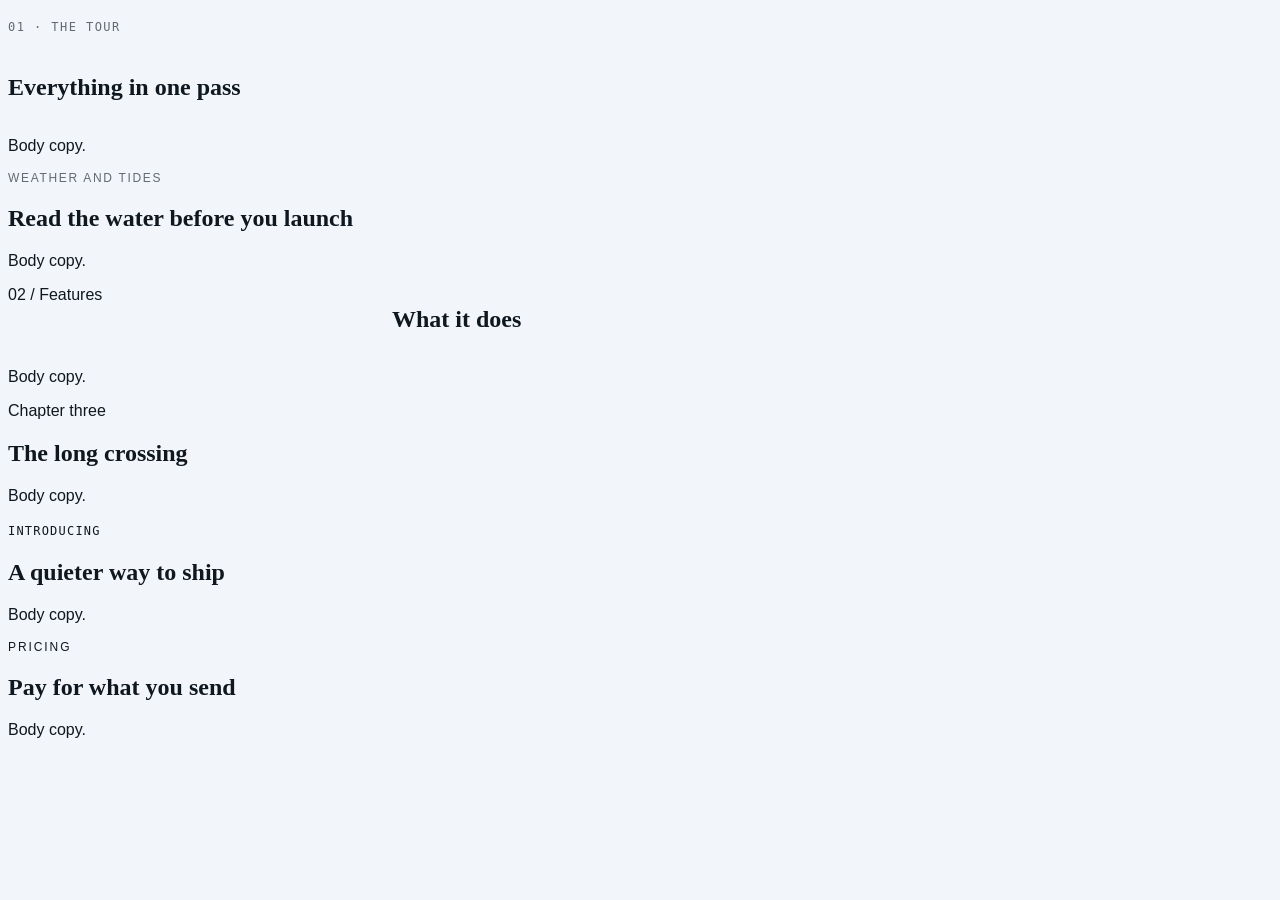
<file: payload/skills/hallmark/scripts/fixtures/eyebrow-fail/index.html>
<!doctype html>
<!--
  Gate 54 fixture: MUST FAIL, six times.

  Every case here was invisible to the pre-1.3 detector, which keyed on
  `grid-template-columns` in the CSS and so only ever saw one geometry.
  Assertion (run from this directory):

    node ../../sloplint.mjs . --json | node -e "let s='';process.stdin.on('data',d=>s+=d).on('end',()=>console.log(JSON.parse(s).findings.filter(f=>f.gate==='54'&&f.grade==='FAIL').length))"
    # expected: 6

  Scoped to gate 54 on purpose: this file is deliberately slop in other ways too.
-->
<html lang="en">
<head>
<meta charset="utf-8">
<meta name="viewport" content="width=device-width, initial-scale=1">
<title>Gate 54 eyebrow fixture (must fail)</title>
<style>
/* Hallmark · macrostructure: fixture · tone: n/a · anchor hue: 250 · hero: Settled/H1 */
/* Hallmark · pre-emit critique: P3 H3 E3 S3 R3 V3 · weakest: all - this is a fixture */
:root {
  --color-paper: oklch(97% 0.006 250); --color-ink: oklch(20% 0.02 250);
  --color-muted: oklch(52% 0.015 250);
  --font-display: "Fraunces", serif; --font-body: "Public Sans", sans-serif;
  --font-label: "Geist Mono", monospace;
  --text-xs: 0.75rem; --tracking-label: 0.12em;
}
html, body { overflow-x: clip; }
body { background: var(--color-paper); color: var(--color-ink); font-family: var(--font-body); }
h1, h2, h3 { font-family: var(--font-display); }

/* 1: flex column. No grid anywhere; the old check could not see this. */
.a__head { display: flex; flex-direction: column; gap: 0.5rem; }
.a__eyebrow { font-family: var(--font-label); text-transform: uppercase;
  letter-spacing: var(--tracking-label); font-size: var(--text-xs); color: var(--color-muted); }

/* 2: plain block stack, and a class name outside the label vocabulary.
       Caught by resolved CSS alone: uppercase + tracking + small size. */
.b__strand { text-transform: uppercase; letter-spacing: 0.14em; font-size: 0.75rem;
  color: var(--color-muted); }

/* 3: the classic side-by-side grid. Regression guard for the old behaviour. */
.c__head { display: grid; grid-template-columns: minmax(0, 0.4fr) minmax(0, 1fr); gap: 2rem; }

/* 4: multi-column head declared ONLY inside a max-width block. The old check
       skipped every max-width rule, so this shape was a free pass. */
@media (max-width: 48rem) {
  .d__head { display: grid; grid-template-columns: 1fr 2fr; }
}

/* 5: class-less heading. The old check required a semantic match on the head
       wrapper's own classes to even look. */
.e__mark { font-family: var(--font-label); text-transform: uppercase;
  letter-spacing: 0.1em; font-size: 0.75rem; }

/* 6: "overline" was not in the old vocabulary at all. */
.overline { font-size: 0.75rem; letter-spacing: 0.16em; text-transform: uppercase; }
</style>
</head>
<body>

<!-- 1 · flex column stack -->
<section>
  <div class="a__head">
    <p class="a__eyebrow">01 · The tour</p>
    <h2>Everything in one pass</h2>
  </div>
  <p>Body copy.</p>
</section>

<!-- 2 · plain block stack, non-vocabulary class, CSS signals only -->
<section>
  <div>
    <p class="b__strand">Weather and tides</p>
    <h2>Read the water before you launch</h2>
  </div>
  <p>Body copy.</p>
</section>

<!-- 3 · side-by-side grid (the only shape the old gate caught) -->
<section>
  <div class="c__head">
    <span class="eyebrow">02 / Features</span>
    <h2>What it does</h2>
  </div>
  <p>Body copy.</p>
</section>

<!-- 4 · two-column head hidden inside a max-width query -->
<section>
  <div class="d__head">
    <span class="kicker">Chapter three</span>
    <h2>The long crossing</h2>
  </div>
  <p>Body copy.</p>
</section>

<!-- 5 · class-less heading under a labelled span -->
<section>
  <div>
    <span class="e__mark">Introducing</span>
    <h2>A quieter way to ship</h2>
  </div>
  <p>Body copy.</p>
</section>

<!-- 6 · the word the old vocabulary never knew -->
<section>
  <div>
    <p class="overline">Pricing</p>
    <h2>Pay for what you send</h2>
  </div>
  <p>Body copy.</p>
</section>

</body>
</html>
</file>
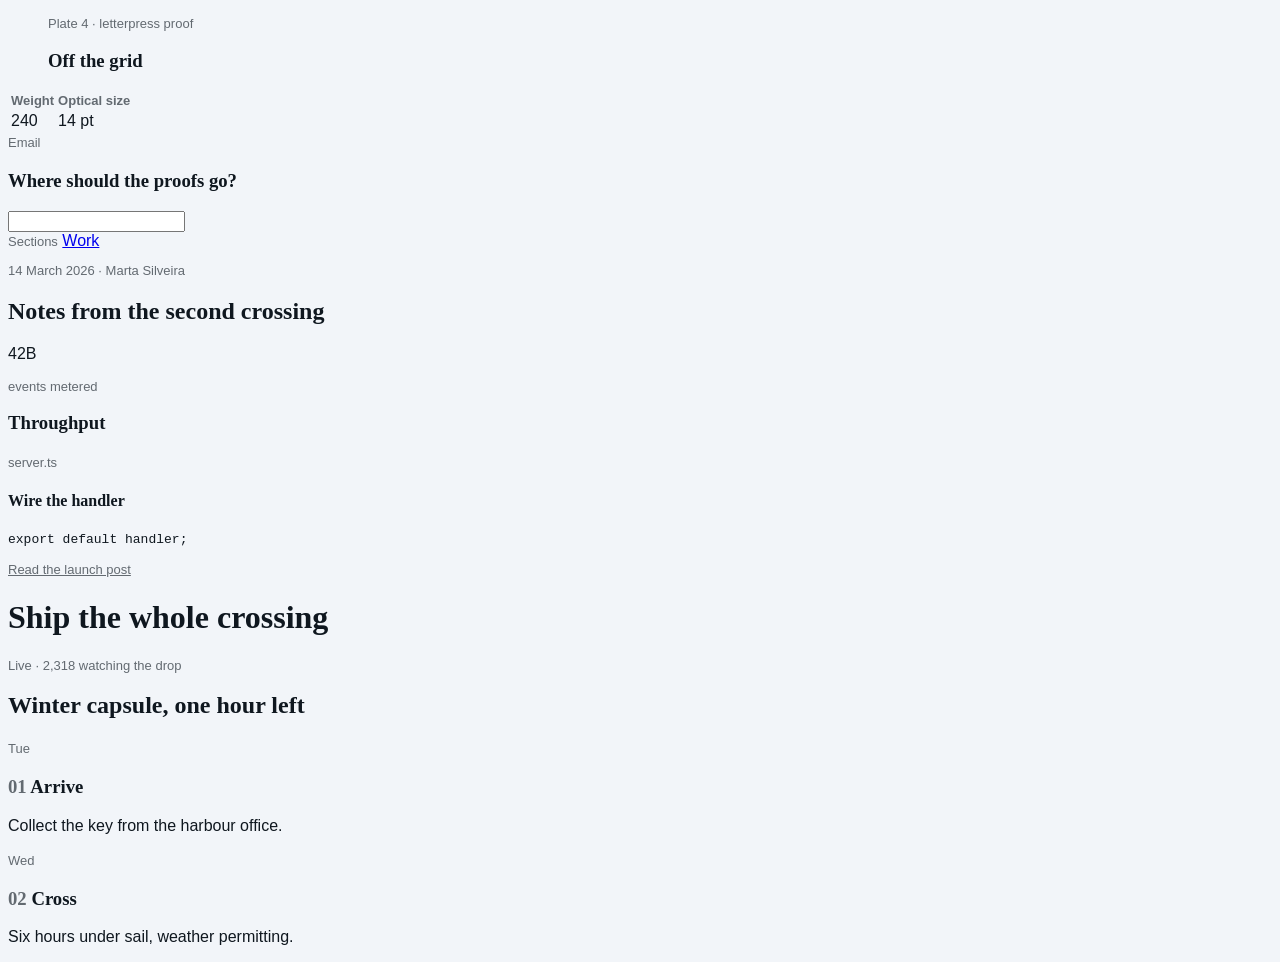
<file: payload/skills/hallmark/scripts/fixtures/eyebrow-pass/index.html>
<!doctype html>
<!--
  Gate 54 fixture: MUST NOT FAIL.

  Ten shapes that look like an eyebrow to a naive detector and are not one.
  Each carries a fact, a destination, or an identifier the reader would
  otherwise lack: the exceptions gate 54 lists in references/gates.md.

  Assertion (run from this directory):

    node ../../sloplint.mjs . --json | node -e "let s='';process.stdin.on('data',d=>s+=d).on('end',()=>console.log(JSON.parse(s).findings.filter(f=>f.gate==='54').length))"
    # expected: 0

  Scoped to gate 54: this file makes no claim to be clean on the other gates.
-->
<html lang="en">
<head>
<meta charset="utf-8">
<meta name="viewport" content="width=device-width, initial-scale=1">
<title>Gate 54 carve-out fixture (must pass)</title>
<meta name="description" content="Fragments that sit near a heading without announcing it; gate 54 must stay quiet on every one.">
<style>
/* Hallmark · shape: fixture · genre: editorial · theme: fixture (by request)
 * hero: Settled · nav: none · footer: none · enrichment: none · signature: none, this is a gate 54 fixture
 * axes: light/roman-serif/cool · posture: restrained · contrast: pass · fold: n/a · v2.0.0 */
/* Hallmark · pre-emit critique: P3 H3 E3 S3 R3 V3 · weakest: all, this is a fixture */
/* Hallmark · answered F21 · unrelated fragments in one file, not a single document outline */
:root {
  --color-paper: oklch(97% 0.006 250); --color-ink: oklch(20% 0.02 250);
  --color-muted: oklch(52% 0.015 250); --color-accent: oklch(52% 0.14 250); --color-accent-ink: oklch(98% 0.005 250);
  --font-display: "Fraunces", serif; --font-body: "Public Sans", sans-serif;
  --font-label: var(--font-body);
  --text-xs: 0.8125rem;
}
html, body { overflow-x: clip; }
html { scrollbar-color: var(--color-muted) var(--color-paper); }
body { background: var(--color-paper); color: var(--color-ink); font-family: var(--font-body); caret-color: var(--color-accent); }
::selection { background: color-mix(in oklab, var(--color-accent) 22%, transparent); color: var(--color-ink); }
:focus-visible { outline: 2px solid var(--color-accent); outline-offset: 2px; }
a:active, button:active { transform: translateY(1px); }
button:disabled { opacity: 0.55; cursor: not-allowed; }
h1, h2, h3, h4 { font-family: var(--font-display); text-wrap: balance; }
.label { font-family: var(--font-label); font-size: var(--text-xs); color: var(--color-muted); }
.steps { list-style: none; counter-reset: step; padding: 0; }
.steps li { counter-increment: step; }
.steps li h3::before { content: counter(step, decimal-leading-zero) "  "; color: var(--color-muted); }
</style>
</head>
<body>

<!-- 1 · figcaption. Identifier, and it names something that is present. -->
<figure>
  <figcaption class="label">Plate 4 · letterpress proof</figcaption>
  <h3>Off the grid</h3>
</figure>

<!-- 2 · table column header. Identifier. -->
<table>
  <thead><tr><th class="label">Weight</th><th class="label">Optical size</th></tr></thead>
  <tbody><tr><td>240</td><td>14 pt</td></tr></tbody>
</table>

<!-- 3 · form field label. Identifier, bound to its control. -->
<form>
  <div>
    <label class="label" for="email">Email</label>
    <h3>Where should the proofs go?</h3>
    <input id="email" type="email">
  </div>
</form>

<!-- 4 · nav label. Destination. -->
<nav>
  <div>
    <span class="label">Sections</span>
    <h2 hidden>Navigation</h2>
    <a href="/work">Work</a>
  </div>
</nav>

<!-- 5 · dateline. Fact: the date appears nowhere else. -->
<article>
  <p class="label"><time datetime="2026-03-14">14 March 2026</time> · Marta Silveira</p>
  <h2>Notes from the second crossing</h2>
</article>

<!-- 6 · unit label AFTER the figure it labels. Order is the discriminator. -->
<section>
  <div>
    <p class="stat__num">42B</p>
    <p class="label">events metered</p>
  </div>
  <h3>Throughput</h3>
</section>

<!-- 7 · code filename tab. Identifier: a real path. -->
<section>
  <div>
    <span class="label">server.ts</span>
    <h4>Wire the handler</h4>
  </div>
  <pre><code>export default handler;</code></pre>
</section>

<!-- 8 · linked announcement chip. Destination, and it goes somewhere real. -->
<header>
  <div>
    <a class="label" href="/changelog/v2">Read the launch post</a>
    <h1>Ship the whole crossing</h1>
  </div>
</header>

<!-- 9 · live telemetry above a headline. Fact, and the digits prove it. -->
<section>
  <div>
    <p class="label">Live · 2,318 watching the drop</p>
    <h1>Winter capsule, one hour left</h1>
  </div>
</section>

<!-- 10 · a real <ol>. The numbers come from counter(), not from typed labels;
         a genuine per-step identifier rides along without becoming a kicker. -->
<ol class="steps">
  <li>
    <span class="label">Tue</span>
    <h3>Arrive</h3>
    <p>Collect the key from the harbour office.</p>
  </li>
  <li>
    <span class="label">Wed</span>
    <h3>Cross</h3>
    <p>Six hours under sail, weather permitting.</p>
  </li>
</ol>

</body>
</html>
</file>
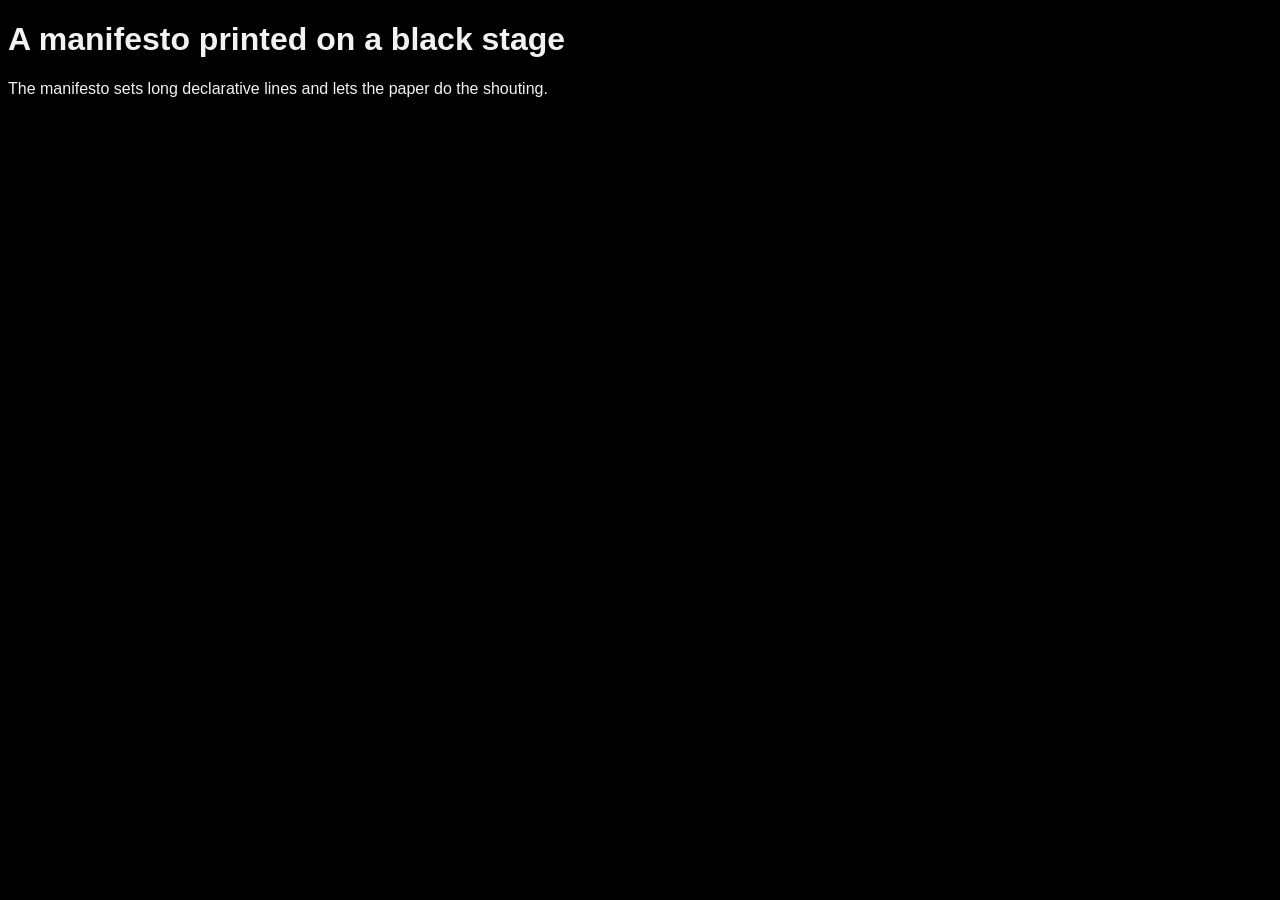
<file: payload/skills/hallmark/scripts/fixtures/waiver/index.html>
<!doctype html>
<!--
  Waiver fixture. Five waivers are claimed on a deliberately expressive page:
  four are honoured, one is refused because it names a Floor gate, and the build
  ships. There is no cap, so the page is not blocked for being expressive; what
  it gets instead is a NOTE saying four waivers is a house style, not exceptions.

  Assertion (run from this directory):

    node ../../sloplint.mjs . --json | node -e "let s='';process.stdin.on('data',d=>s+=d).on('end',()=>{const j=JSON.parse(s);console.log(JSON.stringify(j.summary))})"
    # expected: fails 0, reflex 0, waived 5, rejected 2, answered 1, notes 1
    # (waived counts findings, not gates: gate 1 fires on both the token and the
    #  h1 rule, and gate 7 on both the token and the body background)

  Case by case:
    waive 40  -> refused, Floor is never waivable, and gate 40 still binds
    waive 7b  -> honoured; the guard (surface: absolute in the stamp) holds
    waive 22  -> honoured
    waive 25  -> honoured (no finding to downgrade on this page)
    waive 1   -> honoured, and trips the >3 house-style NOTE
    answered F3  -> honoured; the Finish finding reports ANSWERED instead of WARN
    answered 40  -> refused; 40 is Floor, and Floor findings are fixed, not answered
-->
<html lang="en">
<head>
<meta charset="utf-8">
<meta name="viewport" content="width=device-width, initial-scale=1">
<title>Waiver fixture</title>
<style>
/* Hallmark · macrostructure: Manifesto · tone: austere · anchor hue: 250 · surface: absolute · nav: N9 · footer: Ft2 · hero: Poster/H1 */
/* Hallmark · pre-emit critique: P5 H4 E5 S4 R5 V4 · weakest: E - fixture, not a real build */
/* Hallmark · waive 40 · contrast measured on the stage · the manifesto is printed white on black */
/* Hallmark · waive 7b · surface: absolute declared, 40-41 pass · the manifesto stage is printed on black paper */
/* Hallmark · waive 22 · neutrals achromatic throughout · the manifesto rules are pure grey by intent */
/* Hallmark · waive 25 · measure runs to 96ch · the manifesto sets long declarative lines */
/* Hallmark · waive 1 · two families declared · the manifesto pairs a display serif with a grotesque */
/* Hallmark · answered F3 · the manifesto head is one word and cannot wrap, so balance has nothing to balance */
/* Hallmark · answered 40 · contrast is fine here honestly */
:root {
  --color-paper: #000;
  --color-ink: oklch(96% 0 250);
  --font-display: Inter, sans-serif;
  --font-body: "Public Sans", sans-serif;
}
html, body { overflow-x: clip; }
body { background: var(--color-paper); color: var(--color-ink); font-family: var(--font-body); }
h1 { font-family: var(--font-display); }
</style>
</head>
<body>
  <h1>A manifesto printed on a black stage</h1>
  <p>The manifesto sets long declarative lines and lets the paper do the shouting.</p>
</body>
</html>
</file>
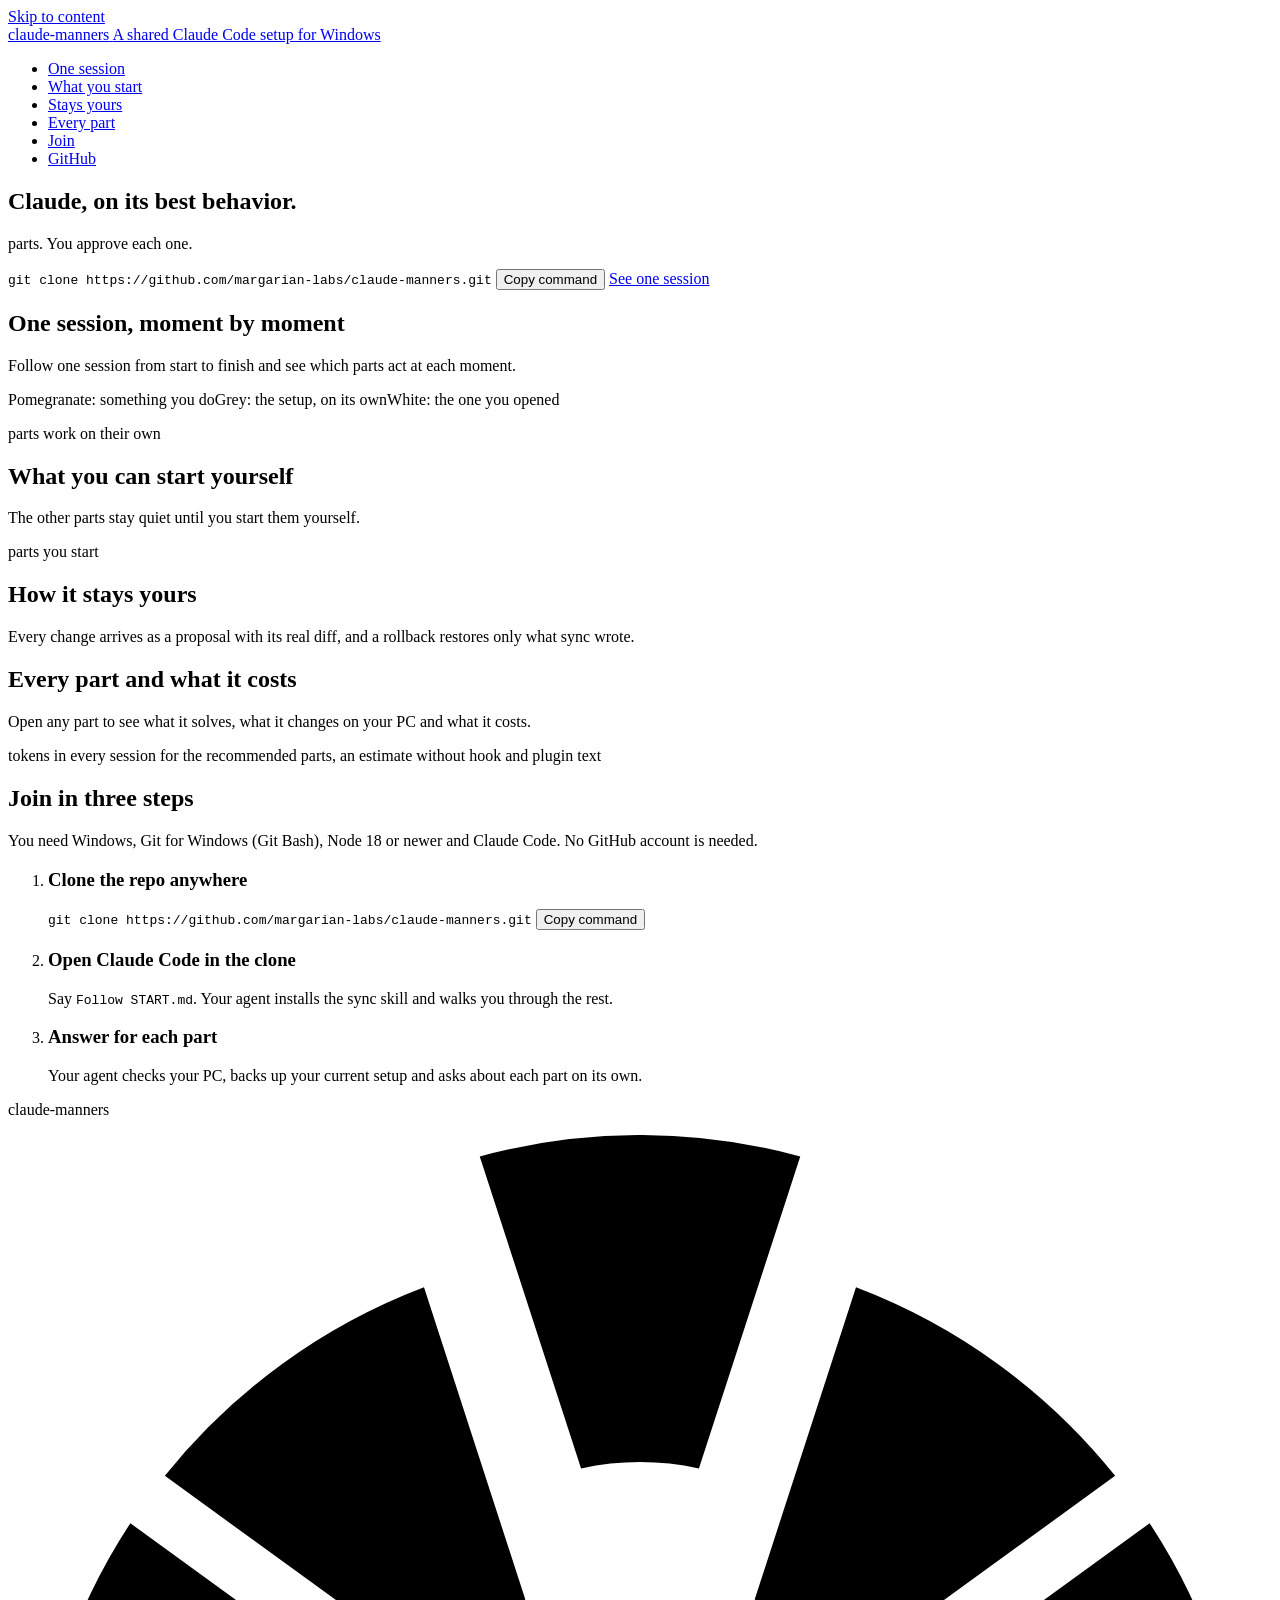
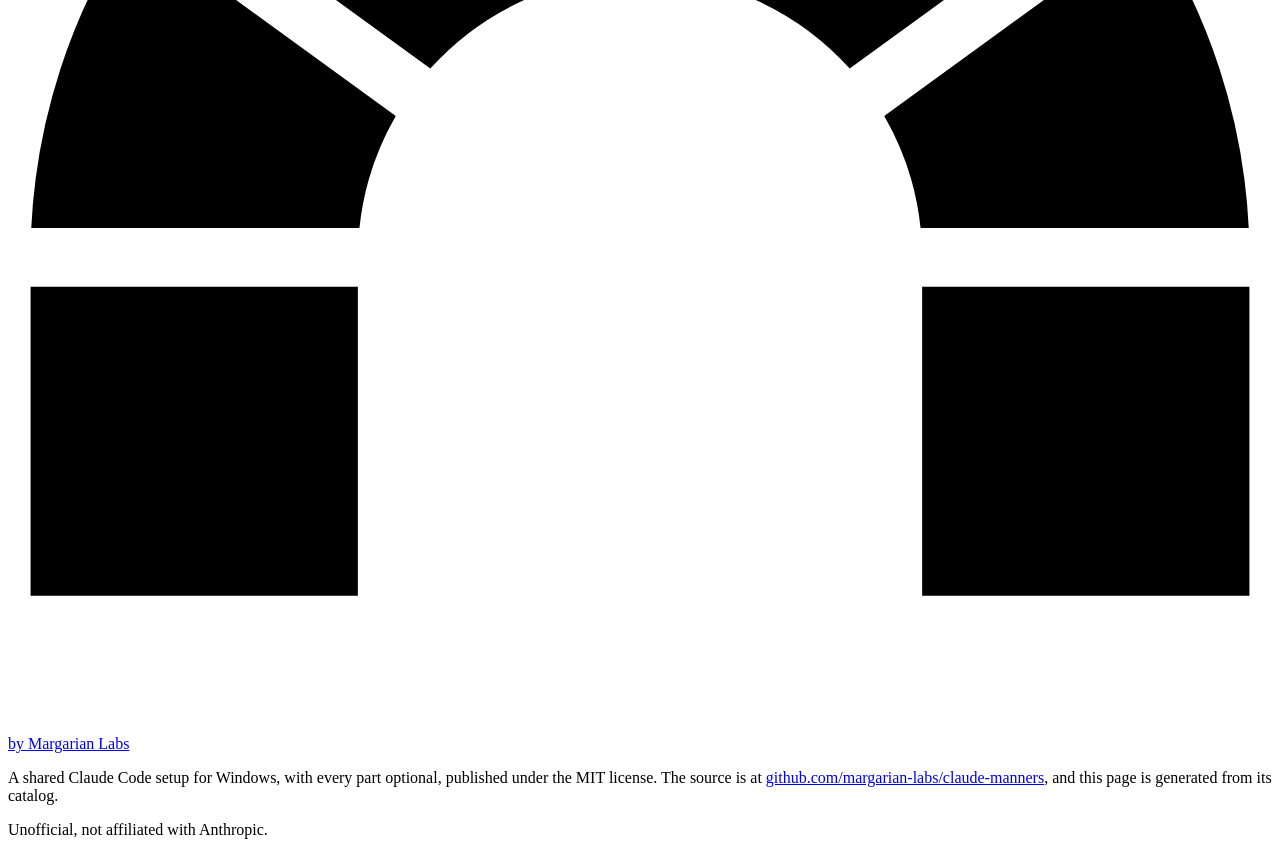
<file: owner/site/page.html>
<!doctype html>
<html lang="en">
<head>
<meta charset="utf-8">
<meta name="viewport" content="width=device-width, initial-scale=1">
<title>claude-manners: Claude, on its best behavior</title>
<meta name="description" content="A shared Claude Code setup for Windows in optional parts: you approve every change and can undo any.">
<meta property="og:type" content="website">
<meta property="og:title" content="claude-manners: Claude, on its best behavior">
<meta property="og:description" content="A shared Claude Code setup for Windows in optional parts: you approve every change and can undo any.">
<meta property="og:url" content="https://margarian-labs.github.io/claude-manners/">
<meta property="og:image" content="https://margarian-labs.github.io/claude-manners/share.png">
<meta property="og:image:width" content="1280">
<meta property="og:image:height" content="640">
<meta property="og:image:alt" content="claude-manners by Margarian Labs. Claude, on its best behavior. Every part optional, you approve each one.">
<meta name="twitter:card" content="summary_large_image">
<link rel="icon" type="image/svg+xml" href="data:image/svg+xml,%3Csvg xmlns='http://www.w3.org/2000/svg' viewBox='3 3 58 58'%3E%3Cstyle%3E.e%7Bfill:%23fff;stroke:%23fff;stroke-width:4;stroke-linejoin:round%7D.i%7Bfill:%2315181C%7D.k%7Bfill:%23B0304A%7D@media (prefers-color-scheme:dark)%7B.e%7Bdisplay:none%7D.i%7Bfill:%23EEF0F2%7D.k%7Bfill:%23E8667E%7D%7D%3C/style%3E%3Cpath class='e' d='M58.97 37.2A27 27 0 0 0 54.58 23.7L42.82 32.24A12.5 12.5 0 0 1 44.43 37.2ZM53.05 21.6A27 27 0 0 0 41.57 13.25L37.08 27.08A12.5 12.5 0 0 1 41.29 30.14ZM22.43 13.25A27 27 0 0 0 10.95 21.6L22.71 30.14A12.5 12.5 0 0 1 26.92 27.08ZM9.42 23.7A27 27 0 0 0 5.03 37.2L19.57 37.2A12.5 12.5 0 0 1 21.18 32.24ZM5 39.8H19.5V53.5H5ZM44.5 39.8H59V53.5H44.5ZM39.1 7.45A27 27 0 0 0 24.9 7.45L29.39 21.27A12.5 12.5 0 0 1 34.61 21.27Z'/%3E%3Cpath class='i' d='M58.97 37.2A27 27 0 0 0 54.58 23.7L42.82 32.24A12.5 12.5 0 0 1 44.43 37.2ZM53.05 21.6A27 27 0 0 0 41.57 13.25L37.08 27.08A12.5 12.5 0 0 1 41.29 30.14ZM22.43 13.25A27 27 0 0 0 10.95 21.6L22.71 30.14A12.5 12.5 0 0 1 26.92 27.08ZM9.42 23.7A27 27 0 0 0 5.03 37.2L19.57 37.2A12.5 12.5 0 0 1 21.18 32.24ZM5 39.8H19.5V53.5H5ZM44.5 39.8H59V53.5H44.5Z'/%3E%3Cpath class='k' d='M39.1 7.45A27 27 0 0 0 24.9 7.45L29.39 21.27A12.5 12.5 0 0 1 34.61 21.27Z'/%3E%3C/svg%3E">
<link href="https://fonts.googleapis.com/css2?family=IBM+Plex+Mono:wght@400;500&family=IBM+Plex+Sans:wght@400;500&display=swap" rel="stylesheet">
<!-- site:css -->
</head>
<body>
<a class="site-skip" href="#session">Skip to content</a>
<header class="site-nav">
<div class="container">
<nav class="site-nav__bar" aria-label="Sections">
<a class="site-nav__mark" href="#top" aria-label="claude-manners, top of page"><span>claude-manners</span> <span class="site-nav__what">A shared Claude Code setup for Windows</span></a>
<ul class="site-nav__links">
<li><a href="#session">One session</a></li>
<li><a href="#start">What you start</a></li>
<li><a href="#yours">Stays yours</a></li>
<li><a href="#parts">Every part</a></li>
<li><a href="#join">Join</a></li>
<li><a href="https://github.com/margarian-labs/claude-manners">GitHub</a></li>
</ul>
</nav>
</div>
</header>
<main>
<section id="top" class="site-hero">
<div class="container site-hero__inner">
<div class="site-hero__text">
<h1><span>Claude,</span> <span>on its best behavior.</span></h1>
<p class="lead"><!-- site:stat:parts --> parts. You approve each one.</p>
<div class="site-hero__actions">
<code class="site-cmd measured"><span>git clone https://github.com/<wbr>margarian-labs/<wbr>claude-manners.git</span></code>
<button class="btn btn--primary site-copy" type="button" data-copy="git clone https://github.com/margarian-labs/claude-manners.git"><span aria-live="polite">Copy command</span></button>
<a class="btn site-hero__second" href="#session">See one session</a>
</div>
</div>
<div class="site-hero__ask">
<!-- site:ask -->
</div>
</div>
</section>
<section id="session" class="site-section">
<div class="container">
<header class="site-head">
<div class="site-head__text">
<h2>One session, moment by moment</h2>
<p class="lead">Follow one session from start to finish and see which parts act at each moment.</p>
<p class="sx-legend"><span class="sx-key sx-key--you">Pomegranate: something you do</span><span class="sx-key sx-key--setup">Grey: the setup, on its own</span><span class="sx-key sx-key--open">White: the one you opened</span></p>
</div>
<p class="site-stat site-stat--auto"><span class="site-stat__num"><!-- site:stat:auto --></span> <span>parts work on their own</span></p>
</header>
<!-- include:session.html -->
</div>
</section>
<section id="start" class="site-section">
<div class="container">
<header class="site-head">
<div class="site-head__text">
<h2>What you can start yourself</h2>
<p class="lead">The other parts stay quiet until you start them yourself.</p>
</div>
<p class="site-stat site-stat--you"><span class="site-stat__num"><!-- site:stat:you --></span> <span>parts you start</span></p>
</header>
<!-- include:start.html -->
</div>
</section>
<section id="yours" class="site-section">
<div class="container">
<header class="site-head site-head--split">
<h2>How it stays yours</h2>
<p class="lead">Every change arrives as a proposal with its real diff, and a rollback restores only what sync wrote.</p>
</header>
<!-- include:flow.html -->
</div>
</section>
<section id="parts" class="site-section">
<div class="container">
<header class="site-head">
<div class="site-head__text">
<h2>Every part and what it costs</h2>
<p class="lead">Open any part to see what it solves, what it changes on your PC and what it costs.</p>
</div>
<p class="site-stat site-stat--auto"><span class="site-stat__num"><!-- site:stat:tokens-recommended --></span> <span>tokens in every session for the <span class="measured"><!-- site:stat:recommended --></span> recommended parts, an estimate without hook and plugin text</span></p>
</header>
<!-- include:explorer.html -->
</div>
</section>
<section id="join" class="site-join">
<div class="container">
<div class="site-join__head">
<h2>Join in three steps</h2>
<p class="site-join__needs">You need Windows, Git for Windows (Git Bash), Node 18 or newer and Claude Code. No GitHub account is needed.</p>
</div>
<ol class="site-steps">
<li class="site-step">
<div class="site-step__body">
<h3>Clone the repo anywhere</h3>
<div class="site-clone">
<code class="site-cmd measured"><span>git clone https://github.com/<wbr>margarian-labs/<wbr>claude-manners.git</span></code>
<button class="btn btn--primary site-copy" type="button" data-copy="git clone https://github.com/margarian-labs/claude-manners.git"><span aria-live="polite">Copy command</span></button>
</div>
</div>
</li>
<li class="site-step">
<div class="site-step__body">
<h3>Open Claude Code in the clone</h3>
<p class="site-step__line">Say <code class="measured site-typed">Follow START.md</code>. Your agent installs the sync skill and walks you through the rest.</p>
</div>
</li>
<li class="site-step">
<div class="site-step__body">
<h3>Answer for each part</h3>
<p class="site-step__line">Your agent checks your PC, backs up your current setup and asks about each part on its own.</p>
</div>
</li>
</ol>
</div>
</section>
</main>
<footer class="site-foot">
<div class="container site-foot__grid">
<div class="site-foot__brand">
<p class="site-foot__mark">claude-manners</p>
<a class="site-foot__by" href="https://github.com/margarian-labs"><!-- The Margarian Labs logo is not covered by the MIT license. --><svg class="site-foot__logo" viewBox="4 6.5 56 53" aria-hidden="true" focusable="false"><path d="M58.97 37.2A27 27 0 0 0 54.58 23.7L42.82 32.24A12.5 12.5 0 0 1 44.43 37.2ZM53.05 21.6A27 27 0 0 0 41.57 13.25L37.08 27.08A12.5 12.5 0 0 1 41.29 30.14ZM22.43 13.25A27 27 0 0 0 10.95 21.6L22.71 30.14A12.5 12.5 0 0 1 26.92 27.08ZM9.42 23.7A27 27 0 0 0 5.03 37.2L19.57 37.2A12.5 12.5 0 0 1 21.18 32.24ZM5 39.8H19.5V53.5H5ZM44.5 39.8H59V53.5H44.5Z"/><path class="site-foot__logo-key" d="M39.1 7.45A27 27 0 0 0 24.9 7.45L29.39 21.27A12.5 12.5 0 0 1 34.61 21.27Z"/></svg><span>by Margarian Labs</span></a>
</div>
<div class="site-foot__text">
<p class="site-foot__line">A shared Claude Code setup for Windows, with every part optional, published under the MIT license. The source is at <a href="https://github.com/margarian-labs/claude-manners">github.com/margarian-labs/claude-manners</a>, and this page is generated from its catalog.</p>
<p class="site-foot__line">Unofficial, not affiliated with Anthropic.</p>
</div>
</div>
</footer>
<!-- site:data -->
<!-- site:js -->
</body>
</html>
</file>
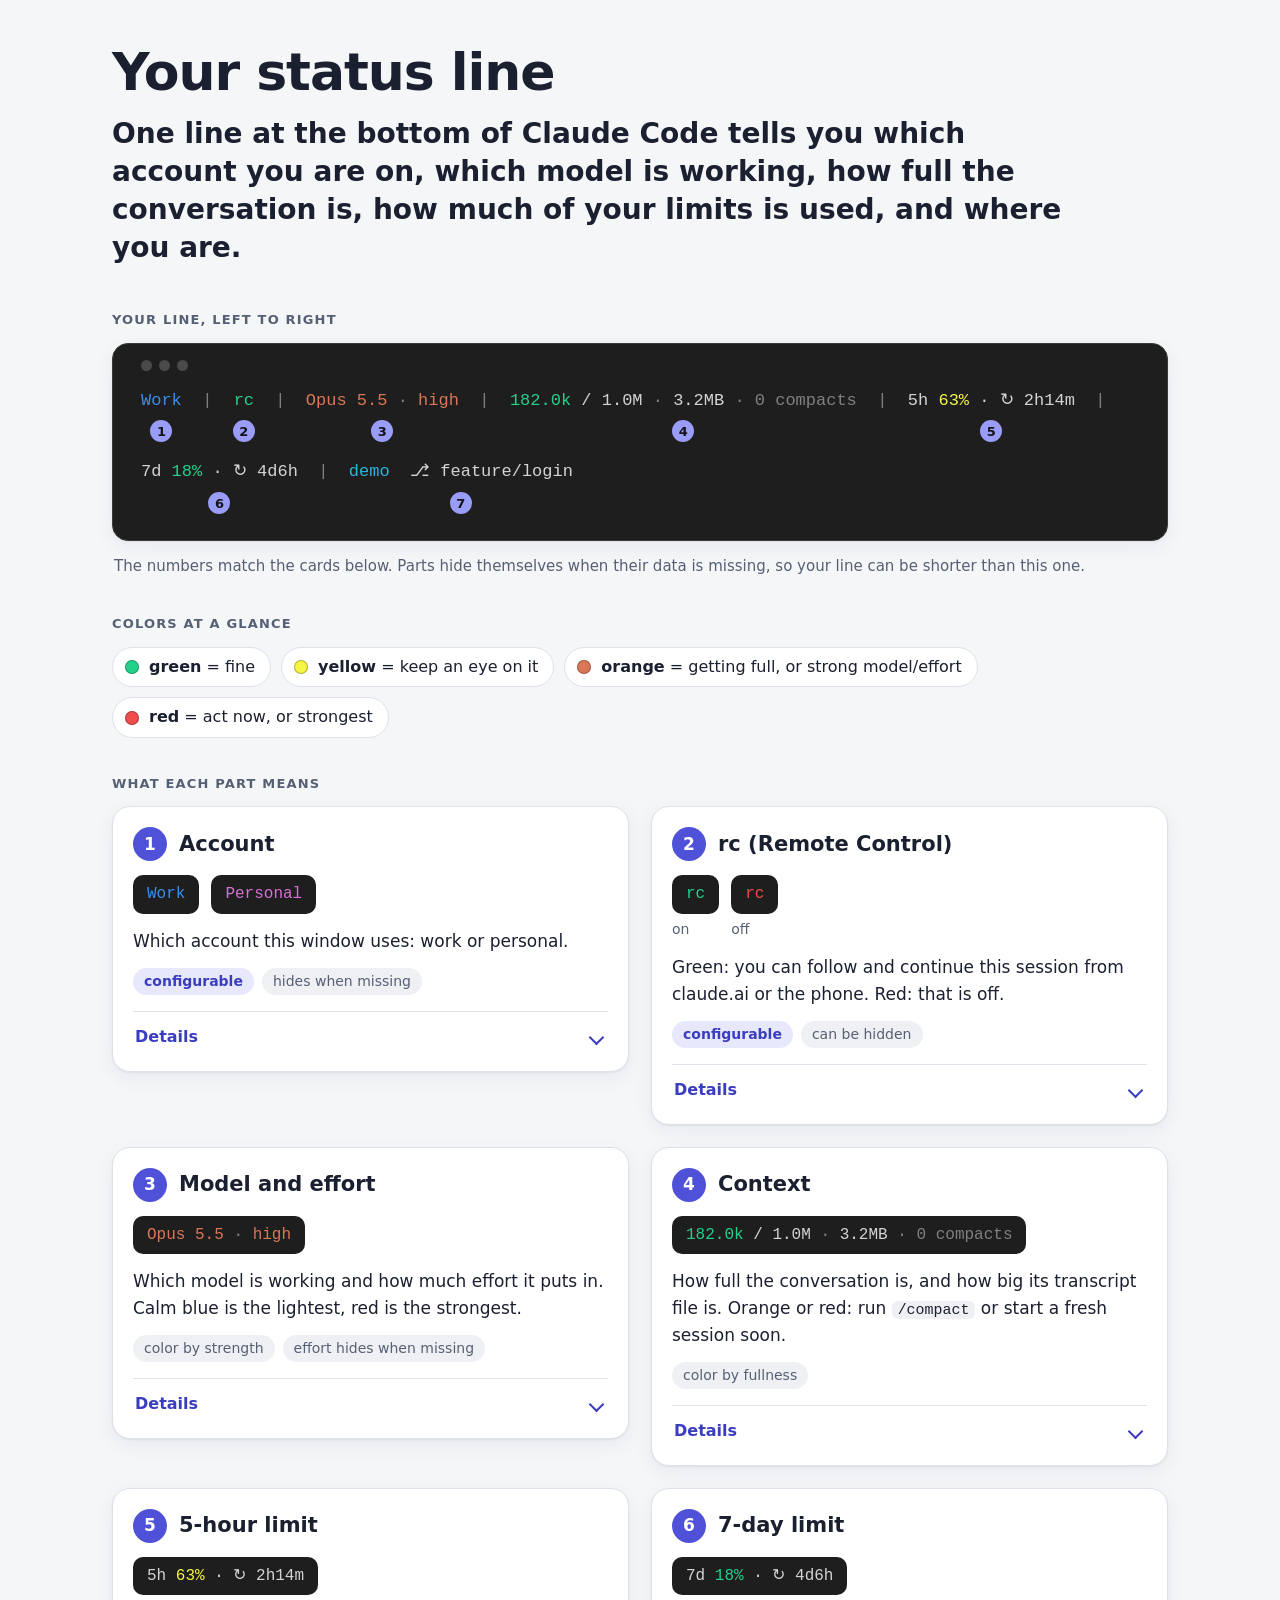
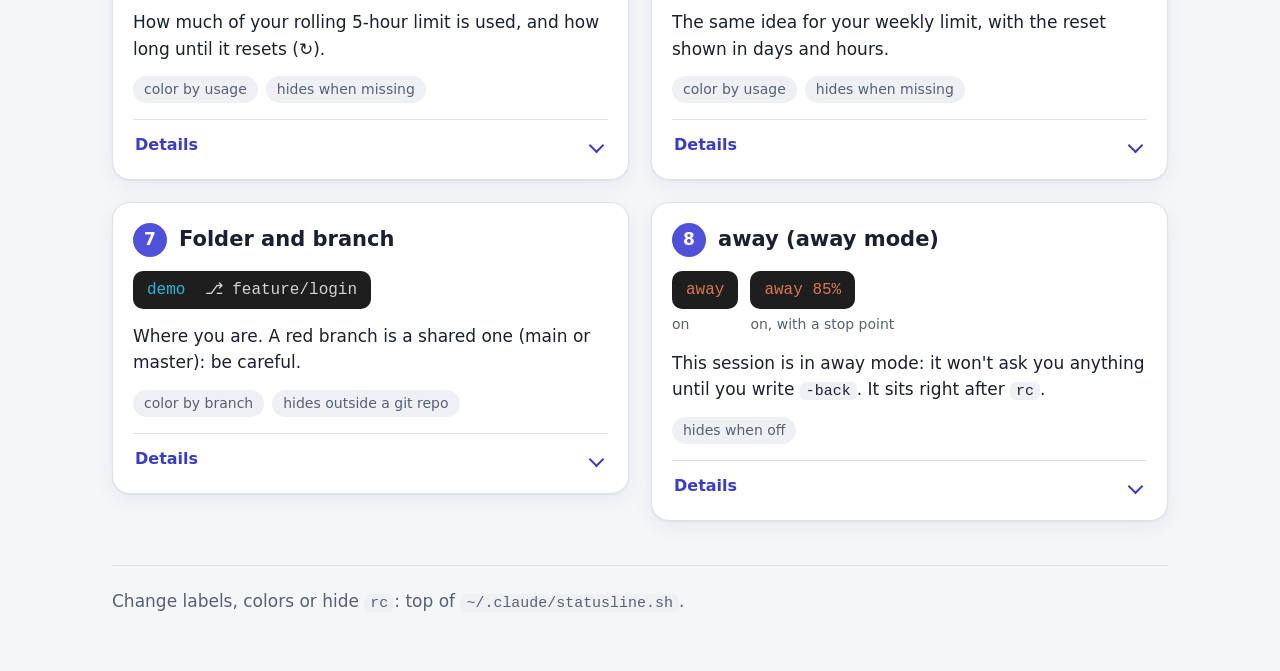
<file: payload/settings/STATUSLINE.html>
<!doctype html>
<html lang="en">
<head>
<meta charset="utf-8">
<meta name="viewport" content="width=device-width, initial-scale=1">
<meta name="color-scheme" content="light dark">
<title>Status Line Guide</title>
<style>
:root {
  --bg: #f5f6f8;
  --surface: #ffffff;
  --surface-2: #eef0f4;
  --text: #1b2030;
  --muted: #566074;
  --border: #dde1e8;
  --accent: #4f52d8;
  --on-accent: #ffffff;
  --accent-soft: #e7e8fb;
  --accent-ink: #3a3dbd;
  --dot-ring: rgba(0, 0, 0, 0.28);
  --shadow: 0 1px 2px rgba(20, 30, 60, 0.06), 0 6px 20px rgba(20, 30, 60, 0.06);

  /* Terminal palette: fixed in both themes */
  --t-bg: #1e1e1e;
  --t-fg: #d4d4d4;
  --t-red: #f14c4c;
  --t-green: #23d18b;
  --t-yellow: #f5f543;
  --t-gray: #808080;
  --t-blue: #3b8eea;
  --t-pink: #d670d6;
  --t-teal: #29b8db;
  --t-orange: #d97757;
  --t-calm: #87afd7;
  --t-badge-bg: #9a9df7;
  --t-badge-ink: #12141a;

  --sans: system-ui, -apple-system, "Segoe UI", Roboto, "Helvetica Neue", Arial, sans-serif;
  --mono: ui-monospace, "Cascadia Mono", "Cascadia Code", Consolas, "SF Mono", Menlo, "Liberation Mono", monospace;
}

@media (prefers-color-scheme: dark) {
  :root {
    --bg: #12141a;
    --surface: #1c1f27;
    --surface-2: #262a36;
    --text: #e8eaf0;
    --muted: #a3abbb;
    --border: #313646;
    --accent: #9a9df7;
    --on-accent: #12141a;
    --accent-soft: #2b2e4d;
    --accent-ink: #b6b8fa;
    --dot-ring: rgba(255, 255, 255, 0.35);
    --shadow: none;
  }
}

* { box-sizing: border-box; }

html { -webkit-text-size-adjust: 100%; }

body {
  margin: 0;
  background: var(--bg);
  color: var(--text);
  font-family: var(--sans);
  font-size: 17px;
  line-height: 1.55;
}

.wrap {
  max-width: 1120px;
  margin: 0 auto;
  padding: 0 clamp(16px, 4vw, 32px);
}

/* Hero */
header.hero { padding: 44px 0 8px; }

h1 {
  margin: 0 0 14px;
  font-size: clamp(34px, 7vw, 52px);
  line-height: 1.1;
  letter-spacing: -0.02em;
}

.lead {
  margin: 0;
  max-width: 34em;
  font-size: clamp(21px, 3.6vw, 28px);
  line-height: 1.35;
  font-weight: 600;
}

.eyebrow {
  margin: 0 0 12px;
  font-size: 13px;
  font-weight: 700;
  letter-spacing: 0.09em;
  text-transform: uppercase;
  color: var(--muted);
}

section { margin-top: 36px; }

/* The sample strip: always dark */
.term {
  background: var(--t-bg);
  color: var(--t-fg);
  border: 1px solid #3a3a3a;
  border-radius: 16px;
  padding: 14px 16px 22px;
  font-family: var(--mono);
  box-shadow: var(--shadow);
}

.term-bar { display: flex; gap: 7px; margin-bottom: 18px; }
.term-bar i {
  display: block;
  width: 11px;
  height: 11px;
  border-radius: 50%;
  background: #4a4a4a;
}

.line {
  display: flex;
  flex-wrap: wrap;
  row-gap: 18px;
  font-size: 14px;
  line-height: 1.4;
}

.seg { display: flex; align-items: flex-start; }

.stack {
  display: inline-flex;
  flex-direction: column;
  align-items: center;
  gap: 8px;
}

.txt { white-space: pre; }
.sep { white-space: pre; color: var(--t-gray); }

.badge, .num {
  display: inline-flex;
  align-items: center;
  justify-content: center;
  border-radius: 50%;
  font-family: var(--sans);
  font-weight: 700;
  line-height: 1;
}

.badge {
  width: 22px;
  height: 22px;
  font-size: 13px;
  background: var(--t-badge-bg);
  color: var(--t-badge-ink);
}

.num {
  flex: none;
  width: 34px;
  height: 34px;
  font-size: 17px;
  background: var(--accent);
  color: var(--on-accent);
}

.note { margin: 14px 2px 0; font-size: 15px; color: var(--muted); }

.c-red { color: var(--t-red); }
.c-green { color: var(--t-green); }
.c-yellow { color: var(--t-yellow); }
.c-gray { color: var(--t-gray); }
.c-blue { color: var(--t-blue); }
.c-pink { color: var(--t-pink); }
.c-teal { color: var(--t-teal); }
.c-orange { color: var(--t-orange); }
.c-calm { color: var(--t-calm); }

@media (min-width: 640px) {
  .term { padding: 16px 28px 26px; }
  .line { font-size: 17px; }
}

@media (min-width: 420px) and (max-width: 639px) {
  .line { font-size: 15px; }
}

/* Colors at a glance */
.glance {
  display: flex;
  flex-wrap: wrap;
  gap: 10px;
  margin: 0;
  padding: 0;
  list-style: none;
}

.glance li {
  display: inline-flex;
  align-items: center;
  gap: 10px;
  padding: 9px 15px 9px 12px;
  background: var(--surface);
  border: 1px solid var(--border);
  border-radius: 24px;
  font-size: 16px;
  line-height: 1.3;
}

.dot {
  flex: none;
  display: inline-block;
  width: 14px;
  height: 14px;
  border-radius: 50%;
  box-shadow: inset 0 0 0 1px var(--dot-ring);
}

.d-red { background: var(--t-red); }
.d-green { background: var(--t-green); }
.d-yellow { background: var(--t-yellow); }
.d-orange { background: var(--t-orange); }
.d-calm { background: var(--t-calm); }
.d-blue { background: var(--t-blue); }
.d-pink { background: var(--t-pink); }
.d-teal { background: var(--t-teal); }
.d-gray { background: var(--t-gray); }
.d-plain { background: var(--t-fg); }

/* Cards */
.grid {
  display: grid;
  grid-template-columns: 1fr;
  gap: 18px;
  align-items: start;
}

@media (min-width: 900px) {
  .grid { grid-template-columns: 1fr 1fr; gap: 22px; }
}

.card {
  background: var(--surface);
  border: 1px solid var(--border);
  border-radius: 18px;
  padding: 20px 20px 8px;
  box-shadow: var(--shadow);
}

.card-h { display: flex; align-items: center; gap: 12px; margin-bottom: 14px; }

h3 { margin: 0; font-size: 21px; line-height: 1.2; }

.demo { display: flex; flex-wrap: wrap; gap: 10px 12px; margin-bottom: 14px; }

.v { display: flex; flex-direction: column; align-items: flex-start; gap: 5px; max-width: 100%; }

.pill {
  display: inline-block;
  max-width: 100%;
  overflow-x: auto;
  white-space: pre;
  background: var(--t-bg);
  color: var(--t-fg);
  font-family: var(--mono);
  font-size: 16px;
  line-height: 1.4;
  padding: 8px 14px;
  border-radius: 10px;
}

.cap { font-size: 14px; color: var(--muted); }

.so { margin: 0 0 14px; }

.tags { display: flex; flex-wrap: wrap; gap: 8px; margin: 0 0 16px; padding: 0; list-style: none; }

.tags li {
  padding: 3px 11px;
  border-radius: 999px;
  background: var(--surface-2);
  color: var(--muted);
  font-size: 14px;
  line-height: 1.5;
}

.tags li.cfg { background: var(--accent-soft); color: var(--accent-ink); font-weight: 600; }

code {
  font-family: var(--mono);
  font-size: 0.88em;
  background: var(--surface-2);
  padding: 1px 6px;
  border-radius: 6px;
  overflow-wrap: anywhere;
}

details { border-top: 1px solid var(--border); }

summary {
  display: flex;
  align-items: center;
  justify-content: space-between;
  gap: 12px;
  padding: 13px 2px;
  cursor: pointer;
  list-style: none;
  font-size: 16px;
  font-weight: 600;
  color: var(--accent-ink);
}

summary::-webkit-details-marker { display: none; }

summary::after {
  content: "";
  flex: none;
  width: 9px;
  height: 9px;
  border-right: 2.5px solid currentColor;
  border-bottom: 2.5px solid currentColor;
  transform: rotate(45deg);
  margin-right: 4px;
  transition: transform 0.15s ease;
}

details[open] > summary::after { transform: rotate(-135deg); margin-top: 6px; }

summary:focus-visible { outline: 3px solid var(--accent); outline-offset: 2px; border-radius: 6px; }

@media (prefers-reduced-motion: reduce) {
  summary::after { transition: none; }
}

.more { padding: 2px 2px 16px; font-size: 16px; }
.more p { margin: 0 0 12px; }

.mini {
  margin: 14px 0 6px;
  font-size: 13px;
  font-weight: 700;
  letter-spacing: 0.08em;
  text-transform: uppercase;
  color: var(--muted);
}

.mini:first-child { margin-top: 0; }

.rules { margin: 0 0 6px; padding: 0; list-style: none; }

.rules li {
  display: grid;
  grid-template-columns: 14px auto 1fr;
  align-items: baseline;
  gap: 4px 10px;
  padding: 4px 0;
}

.rules .dot { align-self: center; }
.rules b { font-weight: 600; }
.rules span.m { color: var(--muted); }

.kv {
  display: grid;
  grid-template-columns: 82px 1fr;
  gap: 8px 12px;
  margin: 14px 0 0;
  padding-top: 12px;
  border-top: 1px dashed var(--border);
}

.kv dt { color: var(--muted); font-size: 14px; font-weight: 700; padding-top: 2px; }
.kv dd { margin: 0; }

footer { margin: 44px 0 56px; padding-top: 22px; border-top: 1px solid var(--border); }
footer p { margin: 0; color: var(--muted); }
</style>
</head>
<body>
<div class="wrap">

<header class="hero">
  <h1>Your status line</h1>
  <p class="lead">One line at the bottom of Claude Code tells you which account you are on, which model is working, how full the conversation is, how much of your limits is used, and where you are.</p>
</header>

<main>

<section aria-labelledby="h-line">
  <h2 class="eyebrow" id="h-line">Your line, left to right</h2>
  <div class="term" role="img" aria-label="Sample status line: Work, rc, Opus 5.5 high, 182.0k of 1.0M tokens, 3.2MB and 0 compacts, 5h 63% resets in 2h14m, 7d 18% resets in 4d6h, demo folder on branch feature/login">
    <div class="term-bar" aria-hidden="true"><i></i><i></i><i></i></div>
    <div class="line" aria-hidden="true">
      <span class="seg"><span class="stack"><span class="txt"><span class="c-blue">Work</span></span><span class="badge">1</span></span><span class="sep">  |  </span></span>
      <span class="seg"><span class="stack"><span class="txt"><span class="c-green">rc</span></span><span class="badge">2</span></span><span class="sep">  |  </span></span>
      <span class="seg"><span class="stack"><span class="txt"><span class="c-orange">Opus 5.5</span> <span class="c-gray">·</span> <span class="c-orange">high</span></span><span class="badge">3</span></span><span class="sep">  |  </span></span>
      <span class="seg"><span class="stack"><span class="txt"><span class="c-green">182.0k</span> / 1.0M <span class="c-gray">·</span> 3.2MB <span class="c-gray">·</span> <span class="c-gray">0 compacts</span></span><span class="badge">4</span></span><span class="sep">  |  </span></span>
      <span class="seg"><span class="stack"><span class="txt">5h <span class="c-yellow">63%</span> · ↻ 2h14m</span><span class="badge">5</span></span><span class="sep">  |  </span></span>
      <span class="seg"><span class="stack"><span class="txt">7d <span class="c-green">18%</span> · ↻ 4d6h</span><span class="badge">6</span></span><span class="sep">  |  </span></span>
      <span class="seg"><span class="stack"><span class="txt"><span class="c-teal">demo</span>  ⎇ feature/login</span><span class="badge">7</span></span></span>
    </div>
  </div>
  <p class="note">The numbers match the cards below. Parts hide themselves when their data is missing, so your line can be shorter than this one.</p>
</section>

<section aria-labelledby="h-colors">
  <h2 class="eyebrow" id="h-colors">Colors at a glance</h2>
  <ul class="glance">
    <li><span class="dot d-green"></span><span><b>green</b> = fine</span></li>
    <li><span class="dot d-yellow"></span><span><b>yellow</b> = keep an eye on it</span></li>
    <li><span class="dot d-orange"></span><span><b>orange</b> = getting full, or strong model/effort</span></li>
    <li><span class="dot d-red"></span><span><b>red</b> = act now, or strongest</span></li>
  </ul>
</section>

<section aria-labelledby="h-cards">
  <h2 class="eyebrow" id="h-cards">What each part means</h2>
  <div class="grid">

    <article class="card">
      <div class="card-h"><span class="num" aria-hidden="true">1</span><h3>Account</h3></div>
      <div class="demo">
        <div class="v"><span class="pill"><span class="c-blue">Work</span></span></div>
        <div class="v"><span class="pill"><span class="c-pink">Personal</span></span></div>
      </div>
      <p class="so">Which account this window uses: work or personal.</p>
      <ul class="tags"><li class="cfg">configurable</li><li>hides when missing</li></ul>
      <details>
        <summary>Details</summary>
        <div class="more">
          <h4 class="mini">Colors</h4>
          <ul class="rules">
            <li><span class="dot d-blue"></span><b>Work</b><span class="m">blue (default)</span></li>
            <li><span class="dot d-pink"></span><b>Personal</b><span class="m">pink (default)</span></li>
          </ul>
          <p>If the login matches neither, the raw email is shown. If you are not logged in, this part is hidden.</p>
          <dl class="kv">
            <dt>Source</dt><dd>The login email of the active profile.</dd>
            <dt>Change</dt><dd>The <code>ACCT1_*</code> and <code>ACCT2_*</code> lines at the top of <code>~/.claude/statusline.sh</code>. Label and color are set at setup from the login email.</dd>
          </dl>
        </div>
      </details>
    </article>

    <article class="card">
      <div class="card-h"><span class="num" aria-hidden="true">2</span><h3>rc (Remote Control)</h3></div>
      <div class="demo">
        <div class="v"><span class="pill"><span class="c-green">rc</span></span><span class="cap">on</span></div>
        <div class="v"><span class="pill"><span class="c-red">rc</span></span><span class="cap">off</span></div>
      </div>
      <p class="so">Green: you can follow and continue this session from claude.ai or the phone. Red: that is off.</p>
      <ul class="tags"><li class="cfg">configurable</li><li>can be hidden</li></ul>
      <details>
        <summary>Details</summary>
        <div class="more">
          <h4 class="mini">Colors</h4>
          <ul class="rules">
            <li><span class="dot d-green"></span><b>Green</b><span class="m">session can be followed and continued remotely</span></li>
            <li><span class="dot d-red"></span><b>Red</b><span class="m">remote control is off</span></li>
          </ul>
          <dl class="kv">
            <dt>Change</dt><dd>Put <code>SHOW_RC=0</code> at the top of <code>~/.claude/statusline.sh</code> to hide it.</dd>
          </dl>
        </div>
      </details>
    </article>

    <article class="card">
      <div class="card-h"><span class="num" aria-hidden="true">3</span><h3>Model and effort</h3></div>
      <div class="demo">
        <div class="v"><span class="pill"><span class="c-orange">Opus 5.5</span> <span class="c-gray">·</span> <span class="c-orange">high</span></span></div>
      </div>
      <p class="so">Which model is working and how much effort it puts in. Calm blue is the lightest, red is the strongest.</p>
      <ul class="tags"><li>color by strength</li><li>effort hides when missing</li></ul>
      <details>
        <summary>Details</summary>
        <div class="more">
          <h4 class="mini">Model</h4>
          <ul class="rules">
            <li><span class="dot d-calm"></span><b>Haiku</b><span class="m">calm blue</span></li>
            <li><span class="dot d-green"></span><b>Sonnet</b><span class="m">green</span></li>
            <li><span class="dot d-orange"></span><b>Opus</b><span class="m">orange</span></li>
            <li><span class="dot d-red"></span><b>Fable</b><span class="m">red</span></li>
          </ul>
          <h4 class="mini">Effort</h4>
          <ul class="rules">
            <li><span class="dot d-calm"></span><b>low</b><span class="m">calm blue</span></li>
            <li><span class="dot d-green"></span><b>medium</b><span class="m">green</span></li>
            <li><span class="dot d-orange"></span><b>high</b><span class="m">orange</span></li>
            <li><span class="dot d-red"></span><b>xhigh or max</b><span class="m">red</span></li>
          </ul>
          <p>Effort is hidden when the model reports none. A suffix like "(1M context)" is trimmed from the model name.</p>
        </div>
      </details>
    </article>

    <article class="card">
      <div class="card-h"><span class="num" aria-hidden="true">4</span><h3>Context</h3></div>
      <div class="demo">
        <div class="v"><span class="pill"><span class="c-green">182.0k</span> / 1.0M <span class="c-gray">·</span> 3.2MB <span class="c-gray">·</span> <span class="c-gray">0 compacts</span></span></div>
      </div>
      <p class="so">How full the conversation is, and how big its transcript file is. Orange or red: run <code>/compact</code> or start a fresh session soon.</p>
      <ul class="tags"><li>color by fullness</li></ul>
      <details>
        <summary>Details</summary>
        <div class="more">
          <p>Left: tokens used in this conversation, then the context window size. After the gray dot: the size of this conversation's transcript file on disk. Then how many times this session was compacted: gray at 0, yellow from 1.</p>
          <h4 class="mini">Color of the used number</h4>
          <ul class="rules">
            <li><span class="dot d-green"></span><b>Under 50%</b><span class="m">fine</span></li>
            <li><span class="dot d-yellow"></span><b>50-69%</b><span class="m">keep an eye on it</span></li>
            <li><span class="dot d-orange"></span><b>70-84%</b><span class="m">getting full</span></li>
            <li><span class="dot d-red"></span><b>85% and up</b><span class="m">act now</span></li>
          </ul>
        </div>
      </details>
    </article>

    <article class="card">
      <div class="card-h"><span class="num" aria-hidden="true">5</span><h3>5-hour limit</h3></div>
      <div class="demo">
        <div class="v"><span class="pill">5h <span class="c-yellow">63%</span> · ↻ 2h14m</span></div>
      </div>
      <p class="so">How much of your rolling 5-hour limit is used, and how long until it resets (↻).</p>
      <ul class="tags"><li>color by usage</li><li>hides when missing</li></ul>
      <details>
        <summary>Details</summary>
        <div class="more">
          <h4 class="mini">Color of the percent</h4>
          <ul class="rules">
            <li><span class="dot d-green"></span><b>Under 50%</b><span class="m">fine</span></li>
            <li><span class="dot d-yellow"></span><b>50-79%</b><span class="m">keep an eye on it</span></li>
            <li><span class="dot d-red"></span><b>80% and up</b><span class="m">act now</span></li>
          </ul>
          <p><code>↻ 2h14m</code> is the time until the limit resets. It shows <code>↻ resetting</code> when the reset is due.</p>
          <p>Hidden when your plan does not report limits.</p>
        </div>
      </details>
    </article>

    <article class="card">
      <div class="card-h"><span class="num" aria-hidden="true">6</span><h3>7-day limit</h3></div>
      <div class="demo">
        <div class="v"><span class="pill">7d <span class="c-green">18%</span> · ↻ 4d6h</span></div>
      </div>
      <p class="so">The same idea for your weekly limit, with the reset shown in days and hours.</p>
      <ul class="tags"><li>color by usage</li><li>hides when missing</li></ul>
      <details>
        <summary>Details</summary>
        <div class="more">
          <h4 class="mini">Color of the percent</h4>
          <ul class="rules">
            <li><span class="dot d-green"></span><b>Under 50%</b><span class="m">fine</span></li>
            <li><span class="dot d-yellow"></span><b>50-79%</b><span class="m">keep an eye on it</span></li>
            <li><span class="dot d-red"></span><b>80% and up</b><span class="m">act now</span></li>
          </ul>
          <p><code>↻ 4d6h</code> means 4 days and 6 hours until the reset. It shows <code>↻ resetting</code> when the reset is due.</p>
          <p>Hidden when your plan does not report limits.</p>
        </div>
      </details>
    </article>

    <article class="card">
      <div class="card-h"><span class="num" aria-hidden="true">7</span><h3>Folder and branch</h3></div>
      <div class="demo">
        <div class="v"><span class="pill"><span class="c-teal">demo</span>  ⎇ feature/login</span></div>
      </div>
      <p class="so">Where you are. A red branch is a shared one (main or master): be careful.</p>
      <ul class="tags"><li>color by branch</li><li>hides outside a git repo</li></ul>
      <details>
        <summary>Details</summary>
        <div class="more">
          <p>The session's folder name is shown in teal. After <code>⎇</code> comes the git branch.</p>
          <h4 class="mini">Branch color</h4>
          <ul class="rules">
            <li><span class="dot d-red"></span><b>main or master</b><span class="m">careful, shared branch</span></li>
            <li><span class="dot d-yellow"></span><b>develop or dev</b><span class="m">keep an eye on it</span></li>
            <li><span class="dot d-plain"></span><b>anything else</b><span class="m">plain, no color</span></li>
          </ul>
          <p>Hidden outside a git repository.</p>
        </div>
      </details>
    </article>

    <article class="card">
      <div class="card-h"><span class="num" aria-hidden="true">8</span><h3>away (away mode)</h3></div>
      <div class="demo">
        <div class="v"><span class="pill"><span class="c-orange">away</span></span><span class="cap">on</span></div>
        <div class="v"><span class="pill"><span class="c-orange">away 85%</span></span><span class="cap">on, with a stop point</span></div>
      </div>
      <p class="so">This session is in away mode: it won't ask you anything until you write <code>-back</code>. It sits right after <code>rc</code>.</p>
      <ul class="tags"><li>hides when off</li></ul>
      <details>
        <summary>Details</summary>
        <div class="more">
          <p>The number is the weekly usage at which the session stops, set with <code>-away 85</code>. After 72 hours away mode ends by itself and this part disappears.</p>
          <dl class="kv">
            <dt>Source</dt><dd>The session's away file in <code>~/.claude/state/away</code>, which the away mode hooks write.</dd>
          </dl>
        </div>
      </details>
    </article>

  </div>
</section>

</main>

<footer>
  <p>Change labels, colors or hide <code>rc</code>: top of <code>~/.claude/statusline.sh</code>.</p>
</footer>

</div>
</body>
</html>
</file>
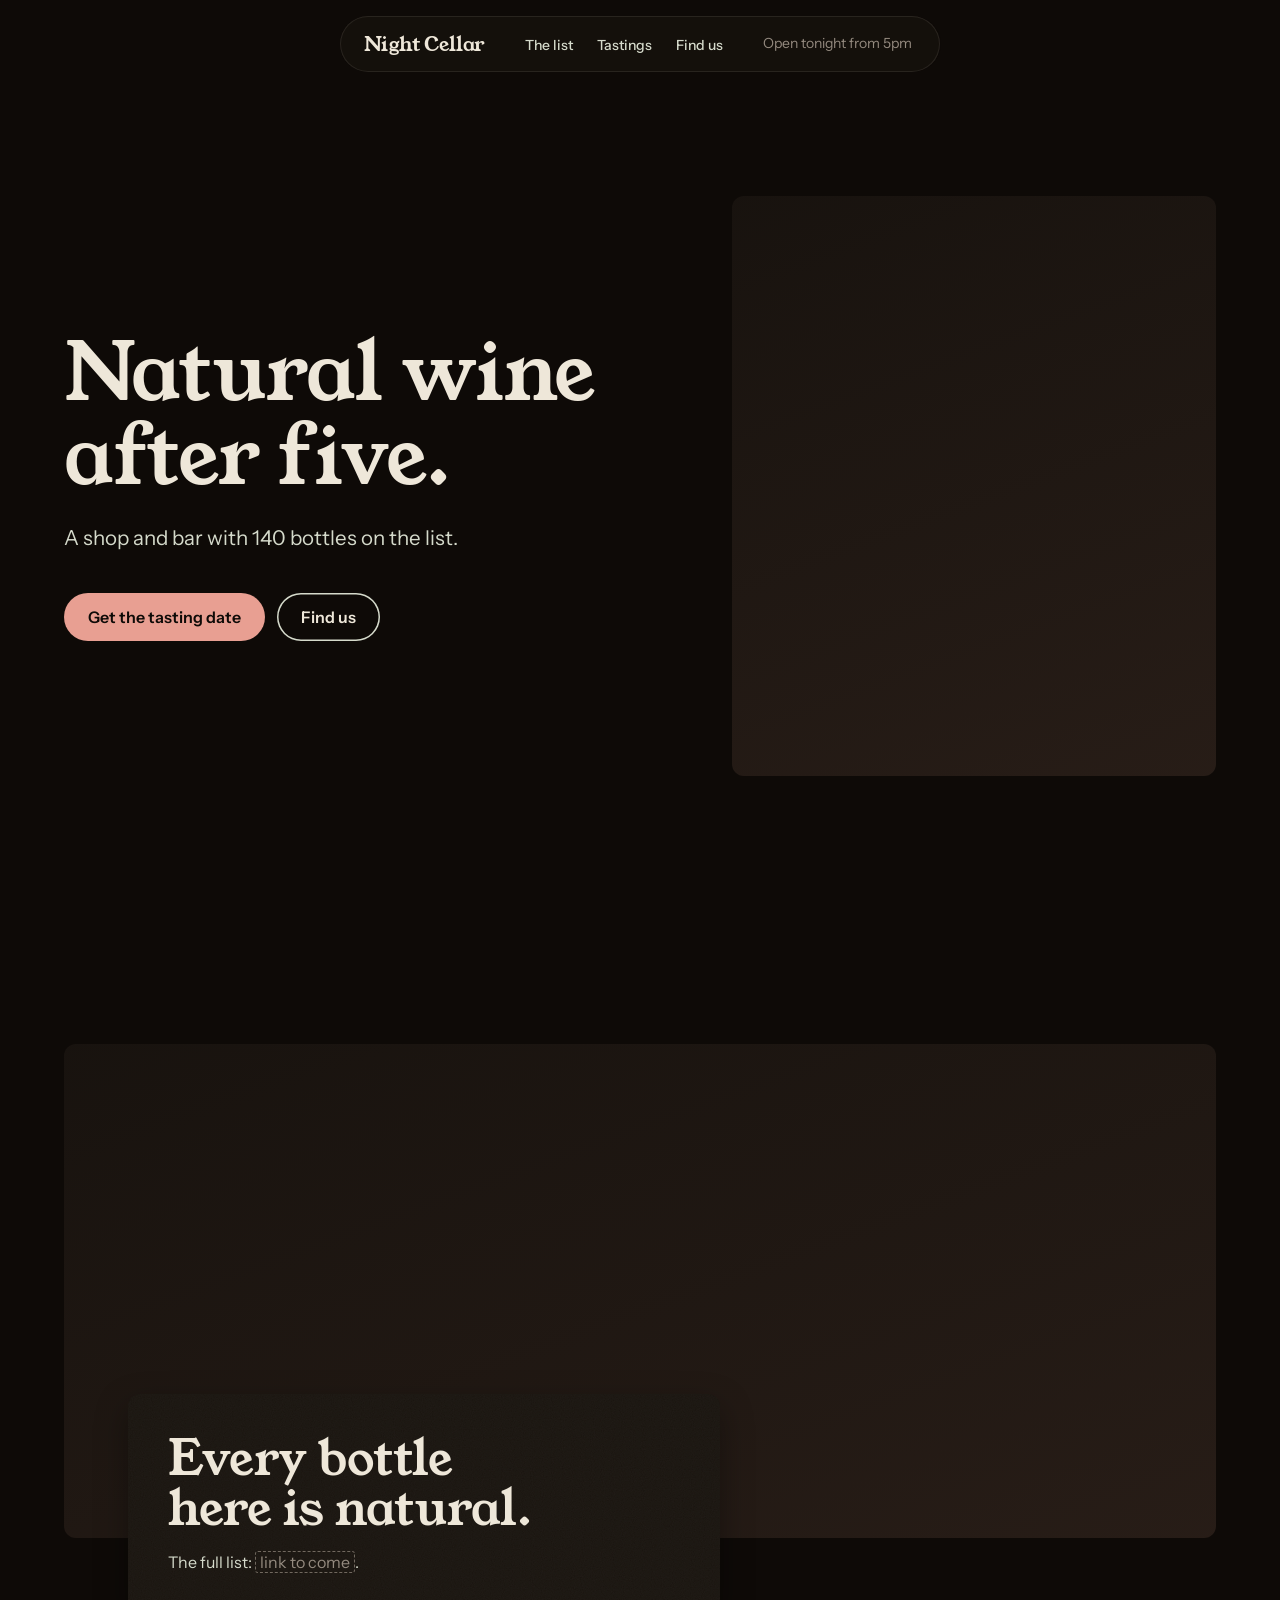
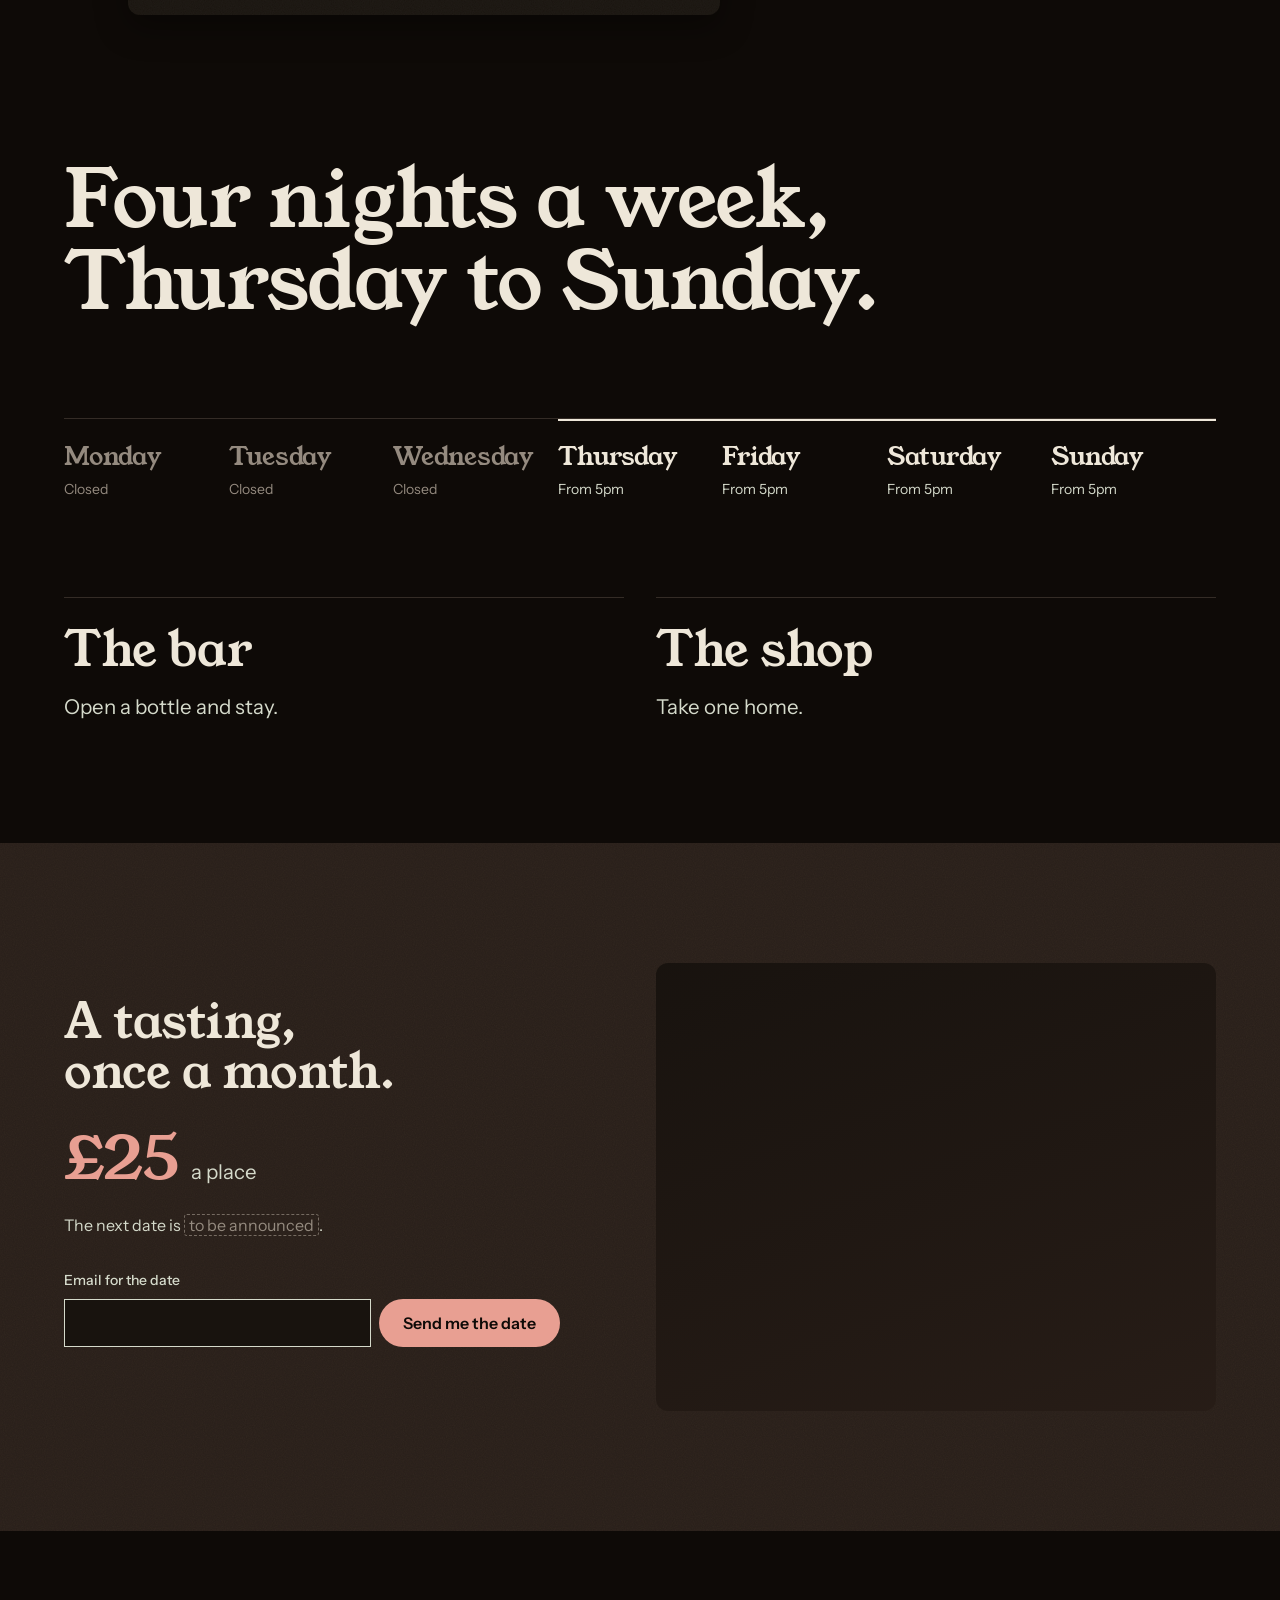
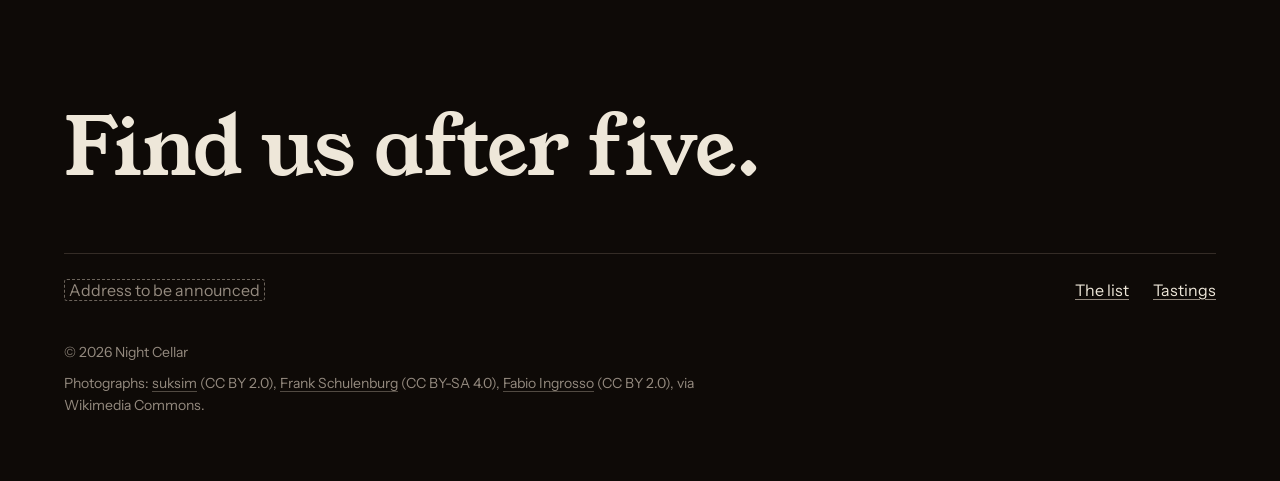
<file: payload/skills/hallmark/scripts/fixtures/exemplars/atmospheric.html>
<!doctype html>
<html lang="en">
<head>
<meta charset="utf-8">
<meta name="viewport" content="width=device-width, initial-scale=1">
<title>Night Cellar: natural wine after five, Thursday to Sunday</title>
<meta name="description" content="Night Cellar is a natural wine shop and bar with 140 bottles on the list, open Thursday to Sunday from 5pm, with a tasting once a month.">
<link rel="preconnect" href="https://fonts.googleapis.com">
<link rel="preconnect" href="https://fonts.gstatic.com" crossorigin>
<link href="https://fonts.googleapis.com/css2?family=Young+Serif&family=Instrument+Sans:wght@400;500;600&display=swap" rel="stylesheet">
<style>
/* Hallmark · job: visit · shape: Photographic · genre: atmospheric · theme: Spore (by request)
 * hero: Settled · nav: floating pill · footer: statement · imagery: photographs, library 3, warm con=6 exp=-4 · signature: a pour into the decanter after five beside the head, with tonight's door in the nav · spore: cellar
 * axes: dark/roman-serif/warm · posture: committed · contrast: pass · fold: pass · v2.0.0 */
/* Hallmark · pre-emit critique: P4 H4 E4 S4 R5 V4 · weakest: S, the photographs are a stand-in bar; every head carries a fact from the brief, the pour is pink like the one signal, and the nav reads tonight's door from the brief's hours */
/* Hallmark · hero-review: in-thread · ship · 0 findings · finish-review: subagent · fix · 5 findings · 5 resolved · gap: the maker's-log voice can name no bottle until the user gives the list */
:root {
  color-scheme: dark;
  --space-3xs: 2px; --space-2xs: 4px; --space-xs: 8px; --space-sm: 12px; --space-md: 16px; --space-lg: 24px; --space-xl: 40px; --space-2xl: 64px; --space-3xl: 96px; --space-4xl: 144px;
  --text-xs: 0.8125rem; --text-sm: 0.875rem; --text-md: 1rem; --text-lg: 1.25rem; --text-xl: 1.5625rem; --text-2xl: 1.953rem; --text-3xl: 2.441rem;
  --text-display-s: clamp(2.25rem, 4vw + 0.5rem, 3.75rem); --text-display: clamp(2.75rem, 5vw + 1rem, 5.25rem);
  --text-section: clamp(2rem, 2.5vw + 1rem, 3.5rem); --text-title: clamp(1.25rem, 0.75vw + 0.875rem, 1.625rem); --text-lead: clamp(1.125rem, 0.35vw + 1rem, 1.375rem);
  --ease-out: cubic-bezier(0.16, 1, 0.3, 1); --ease-in: cubic-bezier(0.7, 0, 0.84, 0); --ease-in-out: cubic-bezier(0.65, 0, 0.35, 1);
  --dur-micro: 120ms; --dur-short: 220ms; --dur-long: 420ms;
  --color-error: oklch(72% 0.15 27); --color-success: oklch(76% 0.13 150);
  --container: 1440px; --gutter: 64px; --gap-columns: 32px; --section-gap-s: 120px; --section-gap: 144px; --section-gap-l: 176px;
  --z-base: 1; --z-raised: 10; --z-dropdown: 100; --z-sticky: 200; --z-sticky-nav: 300; --z-modal: 400; --z-toast: 500; --z-tooltip: 600;
  --color-paper: oklch(15% 0.01 60); --color-paper-2: oklch(19% 0.012 60); --color-paper-3: oklch(24% 0.02 50);
  --color-ink: oklch(93% 0.02 85); --color-ink-2: oklch(88% 0.02 120); --color-muted: oklch(64% 0.02 70);
  --color-rule: oklch(30% 0.015 60);
  --color-accent: oklch(77% 0.09 30); --color-accent-2: oklch(86% 0.06 30); --color-accent-ink: oklch(15% 0.01 60); --color-focus: oklch(86% 0.06 30);
  --font-display: "Young Serif", Georgia, serif; --font-body: "Instrument Sans", ui-sans-serif, system-ui, sans-serif;
  --font-outlier: "DM Mono", ui-monospace, monospace;
  --radius-card: 12px; --radius-pill: 999px; --rule-hair: 1px;
  --shadow-card: 0 12px 32px oklch(8% 0.01 60 / 0.35);
  --tracking-display: -0.01em;
  --grain: 0.15; --display-weight: 400;
}
*, *::before, *::after { box-sizing: border-box; }
html, body { overflow-x: clip; }
html { scrollbar-color: var(--color-muted) var(--color-paper); scroll-padding-top: var(--space-3xl); }
body { margin: 0; background: var(--color-paper); color: var(--color-ink); font-family: var(--font-body); font-size: var(--text-md); line-height: 1.55; -webkit-font-smoothing: antialiased; caret-color: var(--color-accent); }
::selection { background: color-mix(in oklab, var(--color-accent) 22%, transparent); color: var(--color-ink); }
:focus-visible { outline: 2px solid var(--color-focus); outline-offset: 2px; }
a { color: inherit; text-decoration-thickness: 1px; text-underline-offset: 0.16em; }
h1, h2, h3 { margin: 0; font-family: var(--font-display); font-weight: var(--display-weight, 700); font-synthesis: none; letter-spacing: var(--tracking-display); line-height: 1.05; overflow-wrap: break-word; min-width: 0; text-wrap: balance; }
h1 { max-width: 20ch; font-size: var(--text-display); } h2 { max-width: 30ch; font-size: var(--text-section); } h3 { max-width: 40ch; font-size: var(--text-title); line-height: 1.2; }
.lead { font-size: var(--text-lead); line-height: 1.45; max-width: 52ch; }
p { margin: 0; text-wrap: pretty; }
p:not([class]) { max-width: 65ch; }
img, video { max-width: 100%; height: auto; display: block; }
svg { display: block; }
[hidden] { display: none !important; }
button, input, select, textarea { font: inherit; }
.container { width: 100%; max-width: var(--container); margin-inline: auto; padding-inline: var(--gutter); box-sizing: border-box; }
.num, .figure, td.num { font-variant-numeric: tabular-nums; }
.visually-hidden { position: absolute; width: 1px; height: 1px; overflow: hidden; clip-path: inset(50%); white-space: nowrap; }
[data-slot] { position: relative; overflow: hidden; background: linear-gradient(160deg, var(--color-paper-2, var(--color-paper)), var(--color-paper-3, var(--color-paper))); }
[data-slot] > img { position: absolute; inset: 0; width: 100%; height: 100%; object-fit: cover; z-index: 1; }
[data-slot]:has(> img) > :not(img):not([data-keep]) { display: none !important; }
@media (max-width: 60rem) { :root { --gutter: 24px; --section-gap-s: 80px; --section-gap: 96px; --section-gap-l: 120px; } }
@media (max-width: 40rem) { :root { --gutter: 16px; --section-gap-s: 56px; --section-gap: 72px; --section-gap-l: 96px; --gap-columns: 16px; } }
@media (prefers-reduced-motion: reduce) { *:not(.keep-motion), *:not(.keep-motion)::before, *:not(.keep-motion)::after { animation-duration: 0.01ms !important; animation-iteration-count: 1 !important; transition-duration: 0.01ms !important; scroll-behavior: auto !important; } }
/* photographs: warm con=6 exp=-4 */
[data-slot] > img { filter: sepia(0.28) saturate(0.94) contrast(1.06) brightness(0.96); }
/* Page */
*, *::before, *::after { box-sizing: border-box; }
.skip { position: absolute; left: var(--space-md); top: calc(-1 * var(--space-3xl)); z-index: var(--z-toast); padding: var(--space-xs) var(--space-md); border-radius: var(--radius-pill); background: var(--color-ink); color: var(--color-paper); }
.skip:focus-visible { top: var(--space-md); }

/* Controls: the theme's pair */
.btn { display: inline-flex; align-items: center; justify-content: center; min-height: 48px; padding: 0 var(--space-lg); border: 0; border-radius: var(--radius-pill); font: 600 var(--text-md)/1 var(--font-body); white-space: nowrap; text-decoration: none; cursor: pointer; transition: background-color var(--dur-micro) var(--ease-out), box-shadow var(--dur-micro) var(--ease-out), transform var(--dur-micro) var(--ease-out); }
.btn--primary { background: var(--color-accent); color: var(--color-accent-ink); }
.btn--primary:hover { background: var(--color-accent-2); }
.btn--secondary { background: transparent; color: var(--color-ink); box-shadow: inset 0 0 0 1.5px var(--color-ink-2); }
.btn--secondary:hover { background: var(--color-paper-3); }
.btn:active { transform: translateY(1px); }
.btn:focus-visible { outline: 2px solid var(--color-focus); outline-offset: 3px; }
.btn:disabled, .btn[aria-disabled="true"] { opacity: 0.55; cursor: not-allowed; transform: none; }
.btn[aria-busy="true"] { cursor: progress; }
.actions { display: flex; flex-wrap: wrap; gap: var(--space-sm); }

/* Nav: a floating pill on a blur, the genre's one glass */
.nav { position: fixed; top: var(--space-md); left: 0; right: 0; z-index: var(--z-sticky-nav); display: flex; justify-content: center; padding-inline: var(--gutter); pointer-events: none; }
.nav__pill { pointer-events: auto; display: flex; align-items: center; gap: var(--space-xl); min-height: 56px; padding: var(--space-2xs) var(--space-2xs) var(--space-2xs) var(--space-lg); border-radius: var(--radius-pill); background: color-mix(in oklab, var(--color-paper-2) 74%, transparent); -webkit-backdrop-filter: blur(14px); backdrop-filter: blur(14px); box-shadow: inset 0 0 0 1px color-mix(in oklab, var(--color-ink) 9%, transparent); }
.wordmark { font: 400 var(--text-lg)/1 var(--font-display); letter-spacing: var(--tracking-display); color: var(--color-ink); text-decoration: none; white-space: nowrap; }
.nav__links { display: flex; gap: var(--space-lg); margin: 0; padding: 0; list-style: none; }
.nav__links a { font-size: var(--text-sm); font-weight: 500; color: var(--color-ink-2); text-decoration: none; text-underline-offset: 0.3em; white-space: nowrap; }
.nav__links a:hover { color: var(--color-ink); text-decoration: underline; text-decoration-color: var(--color-accent); }
.nav__links a:active { color: var(--color-accent-2); }
.wordmark:focus-visible, .nav__links a:focus-visible { outline: 2px solid var(--color-focus); outline-offset: 4px; border-radius: var(--radius-pill); }
.nav__door { margin: 0; padding-right: var(--space-lg); font-size: var(--text-sm); color: var(--color-muted); white-space: nowrap; }

/* Photographs */
.photo { position: relative; margin: 0; border-radius: var(--radius-card); }
.photo > img { border-radius: inherit; outline: var(--rule-hair) solid color-mix(in oklab, var(--color-ink) 8%, transparent); outline-offset: -1px; }

/* Hero: Settled, the pour standing beside the head */
.hero { display: grid; align-items: center; min-height: 100dvh; padding-block: calc(56px + var(--space-xl)) var(--space-lg); box-sizing: border-box; }
.hero__grid { display: grid; grid-template-columns: minmax(0, 1fr) minmax(0, min(35rem, 42%)); column-gap: var(--space-3xl); align-items: center; }
.hero__text { display: grid; gap: var(--space-lg); }
.hero__text h1 { max-width: 13ch; }
.hero__text .lead { color: var(--color-ink-2); max-width: 34ch; }
.hero__text .actions { margin-top: var(--space-md); }
.hero__photo { aspect-ratio: 5 / 6; max-height: calc(100dvh - 56px - var(--space-3xl) - var(--space-xl)); }

@media (max-width: 60rem) {
  .nav { padding-inline: var(--space-md); }
  .nav__pill { gap: var(--space-md); padding-left: var(--space-md); }
  .nav__links { display: none; }
  .hero { min-height: 0; padding-block: calc(56px + var(--space-3xl)) var(--space-2xl); }
  .hero__grid { grid-template-columns: minmax(0, 1fr); row-gap: var(--space-xl); }
  .hero__photo { max-height: none; }
}

/* Grain: the theme's speck, on a band or a panel, never on a photograph */
.grained { position: relative; isolation: isolate; }
.grained::after { content: ""; position: absolute; inset: 0; z-index: var(--z-base); border-radius: inherit; pointer-events: none; opacity: var(--grain); mix-blend-mode: screen;
  background-image: url("data:image/svg+xml,%3Csvg xmlns='http://www.w3.org/2000/svg' width='200' height='200'%3E%3Cfilter id='n'%3E%3CfeTurbulence type='fractalNoise' baseFrequency='0.9' numOctaves='2'/%3E%3CfeColorMatrix values='0 0 0 0 0.6 0 0 0 0 0.55 0 0 0 0 0.45 0 0 0 0.35 0'/%3E%3C/filter%3E%3Crect width='200' height='200' filter='url(%23n)'/%3E%3C/svg%3E"); }
.grained > * { position: relative; z-index: var(--z-raised); }

/* The list: the racks edge to edge, the head on a grained plate across its foot */
.list { padding-top: var(--section-gap); }
.list__photo { aspect-ratio: 21 / 9; }
.plate { display: grid; gap: var(--space-md); width: min(100%, 37rem); margin: calc(-1 * var(--space-4xl)) 0 0 var(--space-2xl); padding: var(--space-xl); border-radius: var(--radius-card); background: var(--color-paper-2); box-shadow: var(--shadow-card); z-index: var(--z-raised); }
.plate__more { color: var(--color-ink-2); }

/* Four nights: the week set in type, the open nights lit, the dark ones left dim */
.nights { margin-top: var(--section-gap); }
.statement { max-width: 18ch; font-size: var(--text-display); line-height: 1.02; }
.week { display: grid; grid-template-columns: repeat(7, minmax(0, 1fr)); margin: var(--space-3xl) 0 0; padding: 0; list-style: none; border-top: var(--rule-hair) solid var(--color-rule); }
.week__day { display: grid; gap: var(--space-xs); padding: var(--space-lg) var(--space-md) 0 0; }
.week__name { font: 400 var(--text-xl)/1.1 var(--font-display); letter-spacing: var(--tracking-display); }
.week__hours { font-size: var(--text-sm); color: var(--color-ink-2); }
.week__day.is-open { box-shadow: inset 0 2px 0 var(--color-ink); }
.week__day.is-shut .week__name, .week__day.is-shut .week__hours { color: var(--color-muted); }
.ways { display: grid; grid-template-columns: repeat(2, minmax(0, 1fr)); column-gap: var(--gap-columns); margin-top: var(--space-3xl); }
.way { display: grid; gap: var(--space-sm); padding-top: var(--space-lg); border-top: var(--rule-hair) solid var(--color-rule); }
.way h3 { font-size: var(--text-section); max-width: none; }
.way p { font-size: var(--text-lead); color: var(--color-ink-2); }

/* Tastings: the one band, grained, the price in pink */
.tastings { margin-top: var(--section-gap-s); padding-block: var(--section-gap-s); background: var(--color-paper-3); }
.tastings__grid { display: grid; grid-template-columns: repeat(2, minmax(0, 1fr)); column-gap: var(--gap-columns); align-items: center; }
.tastings__text { display: grid; gap: var(--space-lg); padding-right: var(--space-2xl); }
.tastings__text > p:not([class]) { color: var(--color-ink-2); }
.price { display: flex; align-items: baseline; gap: var(--space-sm); margin-top: var(--space-xs); color: var(--color-ink-2); font-size: var(--text-lead); }
.price__figure { font: 400 var(--text-display-s)/1 var(--font-display); letter-spacing: var(--tracking-display); color: var(--color-accent); font-variant-numeric: lining-nums tabular-nums; }
.tastings__photo { aspect-ratio: 5 / 4; min-height: 440px; }
.fill { padding: 0 0.25em; border: 1px dashed color-mix(in oklch, var(--color-muted) 70%, transparent); border-radius: 3px; color: var(--color-muted); -webkit-box-decoration-break: clone; box-decoration-break: clone; }

.signup { display: grid; gap: var(--space-xs); margin-top: var(--space-xs); }
.signup label { font-size: var(--text-sm); font-weight: 500; color: var(--color-ink-2); }
.signup__row { display: flex; gap: var(--space-xs); }
.signup input { flex: 1; min-width: 0; min-height: 48px; padding: 0 var(--space-md); border: 1.5px solid var(--color-ink-2); border-radius: 0; background: var(--color-paper-2); color: var(--color-ink); outline: 2px solid transparent; outline-offset: -4px; }
.signup input:hover { background: var(--color-paper); }
.signup input:focus-visible { outline-color: var(--color-focus); }
.signup input[aria-invalid] { border-color: var(--color-error); }
.signup input:disabled { opacity: 0.55; cursor: not-allowed; }
.signup__help { min-height: 1lh; font-size: var(--text-sm); color: var(--color-muted); }

/* Footer: a statement, then the facts and links */
.footer { padding-block: var(--section-gap-l) var(--space-2xl); }
.footer__line { max-width: 16ch; font-size: var(--text-display); line-height: 1.02; }
.footer__row { display: flex; flex-wrap: wrap; justify-content: space-between; align-items: baseline; gap: var(--space-lg); margin-top: var(--space-2xl); padding-top: var(--space-lg); border-top: var(--rule-hair) solid var(--color-rule); }
.footer__where { color: var(--color-ink-2); }
.footer__links { display: flex; flex-wrap: wrap; gap: var(--space-lg); margin: 0; padding: 0; list-style: none; }
.footer__links a { color: var(--color-ink); text-decoration-color: var(--color-muted); white-space: nowrap; }
.footer__links a:hover { text-decoration-color: var(--color-accent); }
.footer__links a:focus-visible { outline: 2px solid var(--color-focus); outline-offset: 3px; }
.legal { margin-top: var(--space-xl); font-size: var(--text-sm); color: var(--color-muted); }
.credits { max-width: 80ch; margin-top: var(--space-xs); font-size: var(--text-sm); line-height: 1.6; color: var(--color-muted); }
.credits span { white-space: nowrap; }
.credits a { color: inherit; text-decoration-color: color-mix(in oklab, var(--color-muted) 50%, transparent); text-underline-offset: 0.2em; }
.credits a:hover { text-decoration-color: var(--color-accent); }

@media (max-width: 60rem) {
  .plate { margin: calc(-1 * var(--space-2xl)) 0 0; padding: var(--space-lg); }
  .list__photo { aspect-ratio: 4 / 3; }
  .week { grid-template-columns: minmax(0, 1fr); margin-top: var(--space-2xl); border-top: 0; }
  .week__day { grid-template-columns: minmax(0, 1fr) auto; align-items: baseline; padding: var(--space-sm) 0; border-top: var(--rule-hair) solid var(--color-rule); }
  .week__day.is-open { box-shadow: none; }
  .week__name { font-size: var(--text-lg); }
  .ways { grid-template-columns: minmax(0, 1fr); row-gap: var(--space-xl); margin-top: var(--space-3xl); }
  .statement, .footer__line { font-size: var(--text-section); }
  .tastings__grid { grid-template-columns: minmax(0, 1fr); row-gap: var(--space-xl); }
  .tastings__text { padding-right: 0; }
  .tastings__photo { min-height: 0; }
}
@media (max-width: 40rem) {
  .signup__row { flex-direction: column; }
}
</style>
<script>document.documentElement.classList.add('js');</script>
</head>
<body>
<a class="skip" href="#main">Skip to content</a>

<header class="nav">
  <nav class="nav__pill" aria-label="Main">
    <a class="wordmark" href="#top" aria-label="Night Cellar, home">Night Cellar</a>
    <ul class="nav__links" role="list">
      <li><a href="#list">The list</a></li>
      <li><a href="#tastings">Tastings</a></li>
      <li><a href="#find">Find us</a></li>
    </ul>
    <p class="nav__door" role="status" id="door">Open Thursday to Sunday</p>
  </nav>
</header>

<main id="main">
  <section class="hero" id="top" aria-labelledby="hero-title">
    <div class="container hero__grid">
      <div class="hero__text">
        <h1 id="hero-title">Natural wine after five.</h1>
        <p class="lead">A shop and bar with 140 bottles on the list.</p>
        <div class="actions">
          <a class="btn btn--primary" href="#tastings">Get the tasting date</a>
          <a class="btn btn--secondary" href="#find">Find us</a>
        </div>
      </div>
      <figure class="photo hero__photo" data-slot="hero" data-alt="A glass being poured at the bar after five">
        <img src="https://upload.wikimedia.org/wikipedia/commons/thumb/b/b1/Pouring_wine_into_a_decanter.jpg/1280px-Pouring_wine_into_a_decanter.jpg" width="3872" height="2592" fetchpriority="high" alt="Wine poured from a bottle into a glass decanter in low light" style="object-position: 42% 50%">
      </figure>
    </div>
  </section>

  <section class="list" id="list" aria-labelledby="list-title">
    <div class="container">
      <figure class="photo list__photo" data-slot="photo-1" data-alt="The bottles on the list, racked in the shop">
        <img src="https://upload.wikimedia.org/wikipedia/commons/thumb/9/9e/Schramsberg_Vineyards%2C_July_2019-7579%2B7580.jpg/1280px-Schramsberg_Vineyards%2C_July_2019-7579%2B7580.jpg" width="6244" height="3903" loading="lazy" alt="A long cellar aisle between racks of bottles laid neck down" style="object-position: 50% 60%">
      </figure>
      <div class="plate grained">
        <h2 id="list-title">Every bottle here is natural.</h2>
        <p class="plate__more">The full list: <span class="fill" data-fill="list">link to come</span>.</p>
      </div>
    </div>
  </section>

  <section class="nights" aria-labelledby="nights-title">
    <div class="container">
      <h2 id="nights-title" class="statement">Four nights a week, Thursday to Sunday.</h2>
      <ol class="week" role="list" aria-label="Opening hours">
        <li class="week__day is-shut"><span class="week__name">Monday</span><span class="week__hours">Closed</span></li>
        <li class="week__day is-shut"><span class="week__name">Tuesday</span><span class="week__hours">Closed</span></li>
        <li class="week__day is-shut"><span class="week__name">Wednesday</span><span class="week__hours">Closed</span></li>
        <li class="week__day is-open"><span class="week__name">Thursday</span><span class="week__hours">From 5pm</span></li>
        <li class="week__day is-open"><span class="week__name">Friday</span><span class="week__hours">From 5pm</span></li>
        <li class="week__day is-open"><span class="week__name">Saturday</span><span class="week__hours">From 5pm</span></li>
        <li class="week__day is-open"><span class="week__name">Sunday</span><span class="week__hours">From 5pm</span></li>
      </ol>
      <div class="ways">
        <div class="way">
          <h3>The bar</h3>
          <p>Open a bottle and stay.</p>
        </div>
        <div class="way">
          <h3>The shop</h3>
          <p>Take one home.</p>
        </div>
      </div>
    </div>
  </section>

  <section class="tastings grained" id="tastings" aria-labelledby="tastings-title">
    <div class="container tastings__grid">
      <div class="tastings__text">
        <h2 id="tastings-title">A tasting, once a month.</h2>
        <p class="price"><span class="price__figure">£25</span> a place</p>
        <p>The next date is <span class="fill" data-fill="date">to be announced</span>.</p>
        <form class="signup" data-endpoint="" novalidate>
          <label for="email">Email for the date</label>
          <div class="signup__row">
            <input id="email" name="email" type="email" autocomplete="email" inputmode="email" required>
            <button class="btn btn--primary" type="submit">Send me the date</button>
          </div>
          <p class="signup__help" id="email-help" aria-live="polite"></p>
        </form>
      </div>
      <figure class="photo tastings__photo" data-slot="photo-2" data-alt="Glasses poured for a tasting">
        <img src="https://upload.wikimedia.org/wikipedia/commons/thumb/e/e3/Wine_being_poured_into_a_glass.jpg/1280px-Wine_being_poured_into_a_glass.jpg" width="1955" height="1300" loading="lazy" alt="A taste of red wine poured into a glass held by its stem" style="object-position: 62% 50%">
      </figure>
    </div>
  </section>
</main>

<footer class="footer" id="find" aria-labelledby="find-title">
  <div class="container">
    <h2 id="find-title" class="footer__line">Find us after five.</h2>
    <div class="footer__row">
      <p class="footer__where"><span class="fill" data-fill="address">Address to be announced</span></p>
      <ul class="footer__links" role="list">
        <li><a href="#list">The list</a></li>
        <li><a href="#tastings">Tastings</a></li>
      </ul>
    </div>
    <p class="legal">&copy; 2026 Night Cellar</p>
    <p class="credits" data-credits>Photographs: <a href="https://commons.wikimedia.org/wiki/File:Pouring_wine_into_a_decanter.jpg">suksim</a> <span>(CC BY 2.0)</span>, <a href="https://commons.wikimedia.org/wiki/File:Schramsberg_Vineyards,_July_2019-7579%2B7580.jpg">Frank Schulenburg</a> <span>(CC BY-SA 4.0)</span>, <a href="https://commons.wikimedia.org/wiki/File:Wine_being_poured_into_a_glass.jpg">Fabio Ingrosso</a> <span>(CC BY 2.0)</span>, via Wikimedia Commons.</p>
  </div>
</footer>

<script>window.hallmarkSlots = (m) => { for (const [k, v] of Object.entries(m)) { const s = document.querySelector(`[data-slot="${k}"]`); if (!s) continue; const im = new Image(); im.src = typeof v === 'string' ? v : v.src; im.alt = (typeof v === 'object' && v.alt) || s.dataset.alt || ''; s.querySelectorAll(':scope > img').forEach((o) => o.remove()); s.prepend(im); } };
document.querySelectorAll('[data-slot] > img').forEach((i) => { if (i.complete && !i.naturalWidth) i.remove(); else i.addEventListener('error', () => i.remove(), { once: true }); });</script>
<script>
  (() => {
    const door = document.getElementById('door');
    if (door) door.textContent = [4, 5, 6, 0].includes(new Date().getDay()) ? 'Open tonight from 5pm' : 'Opens Thursday at 5pm';
    document.querySelectorAll('form[data-endpoint]').forEach((form) => {
      const input = form.querySelector('input'), help = form.querySelector('[aria-live]');
      form.addEventListener('submit', (e) => {
        e.preventDefault();
        const ok = input.checkValidity();
        input.toggleAttribute('aria-invalid', !ok);
        if (!ok) { input.setAttribute('aria-describedby', help.id); help.textContent = 'That address looks incomplete. Write it as name@example.com.'; input.focus(); return; }
        if (!form.dataset.endpoint) { help.textContent = 'Nothing was sent: this form is not connected yet.'; return; }
        fetch(form.dataset.endpoint, { method: 'POST', body: new FormData(form) })
          .then((r) => { help.textContent = r.ok ? 'The date goes to ' + input.value.trim() + '.' : 'That did not go through. Try again in a minute.'; })
          .catch(() => { help.textContent = 'That did not go through. Try again in a minute.'; });
      });
    });
  })();
</script>
</body>
</html>
</file>
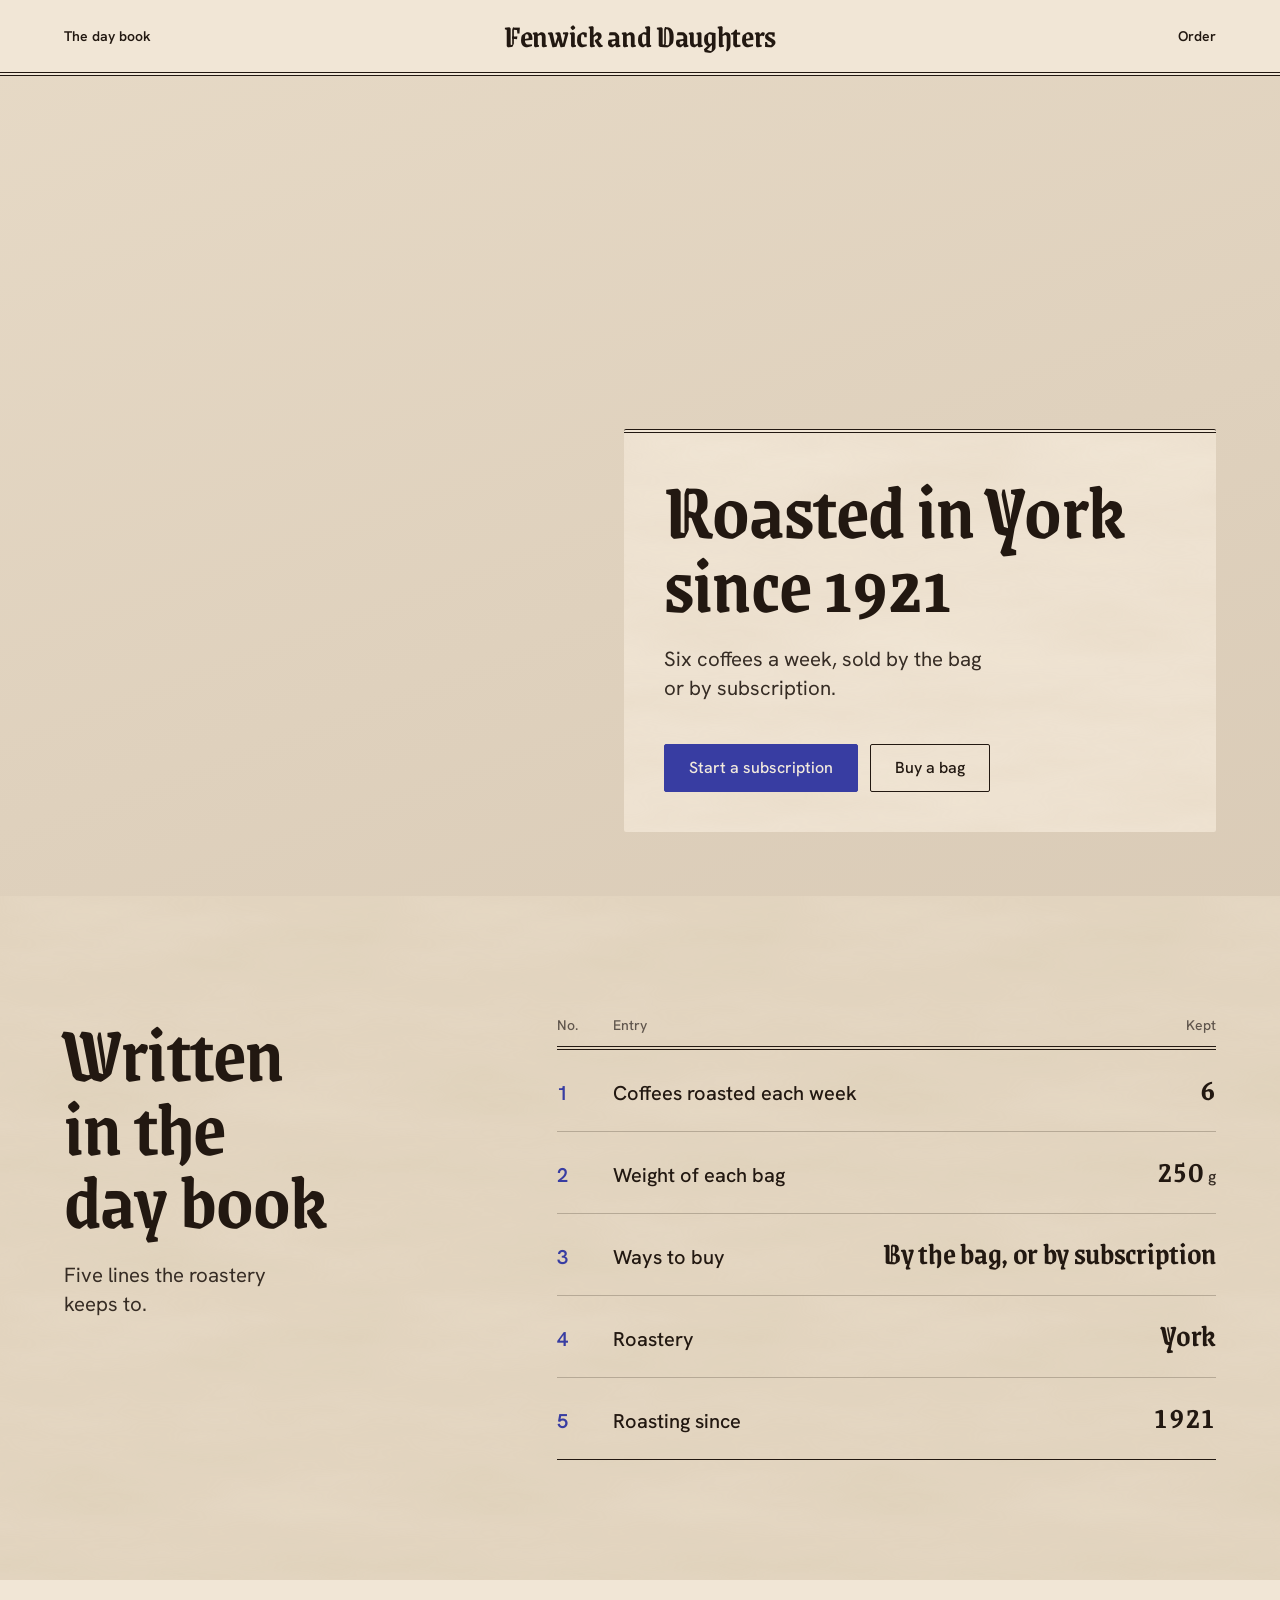
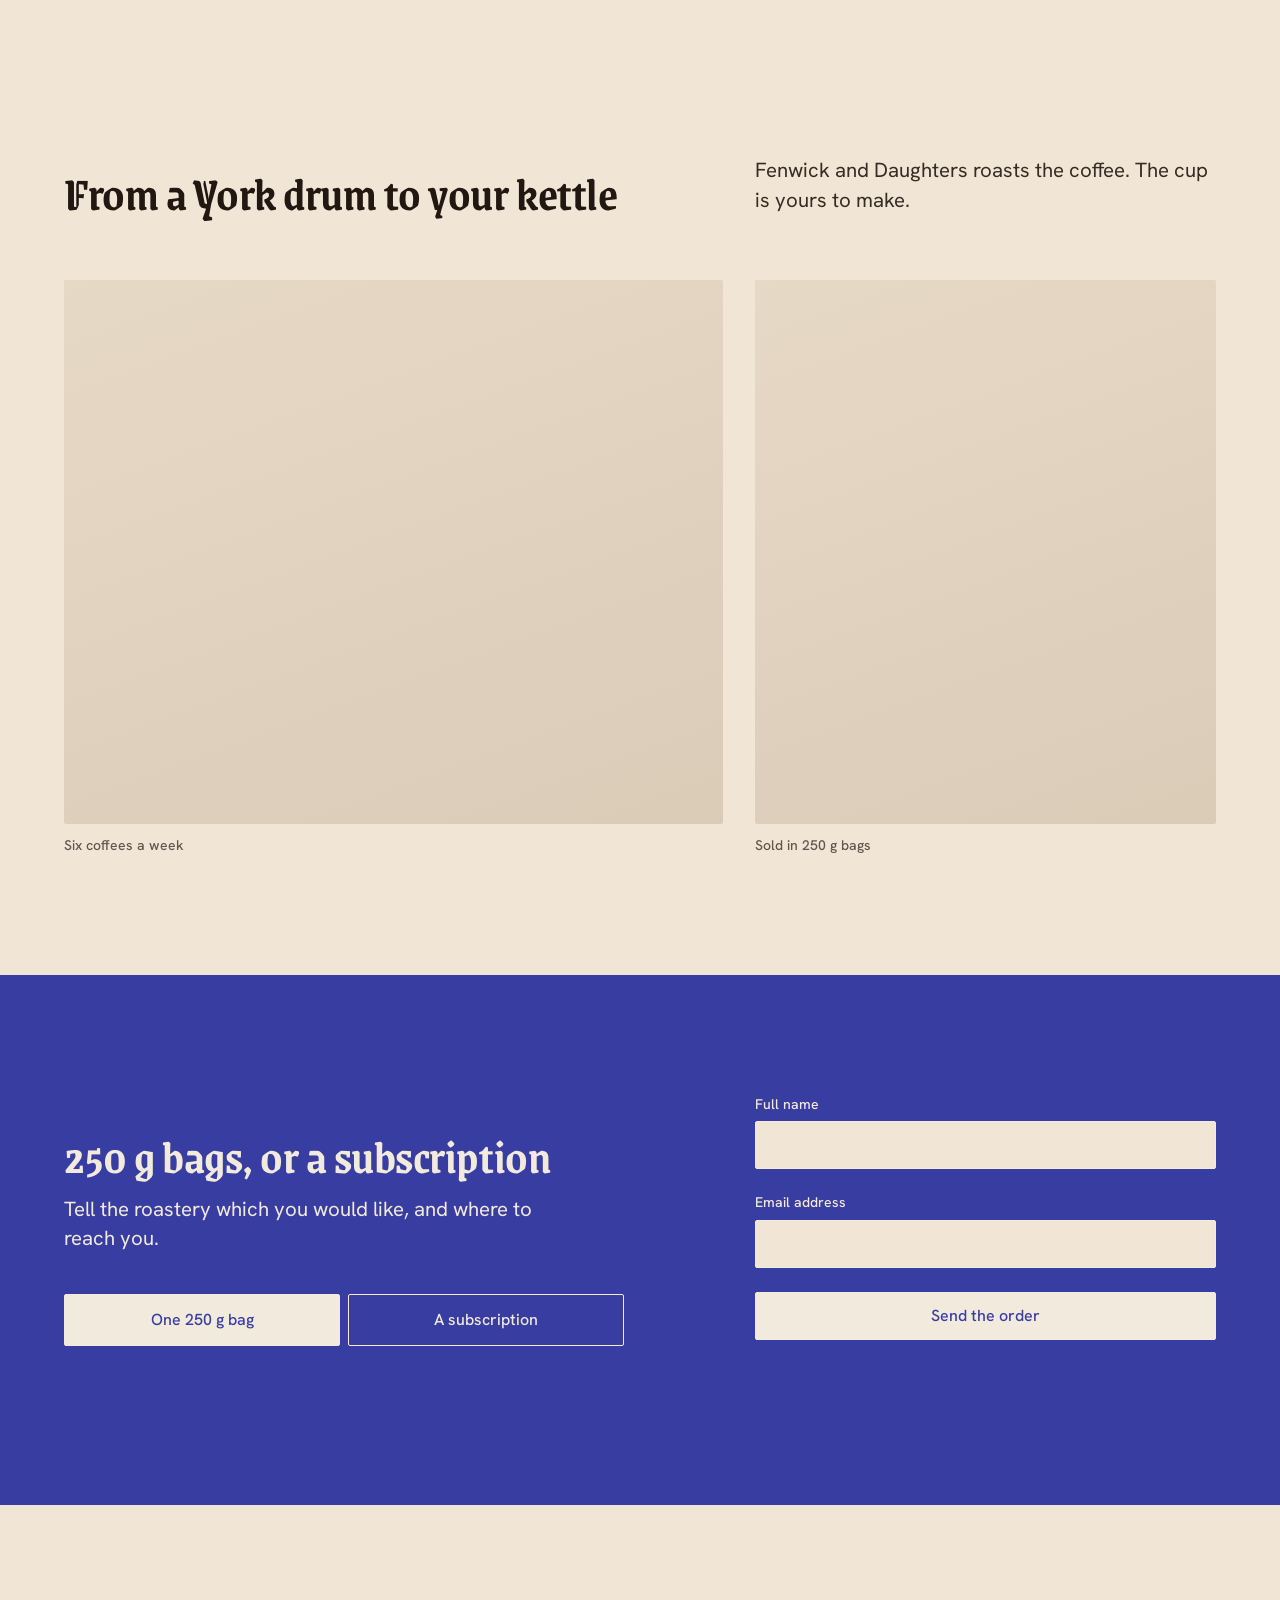
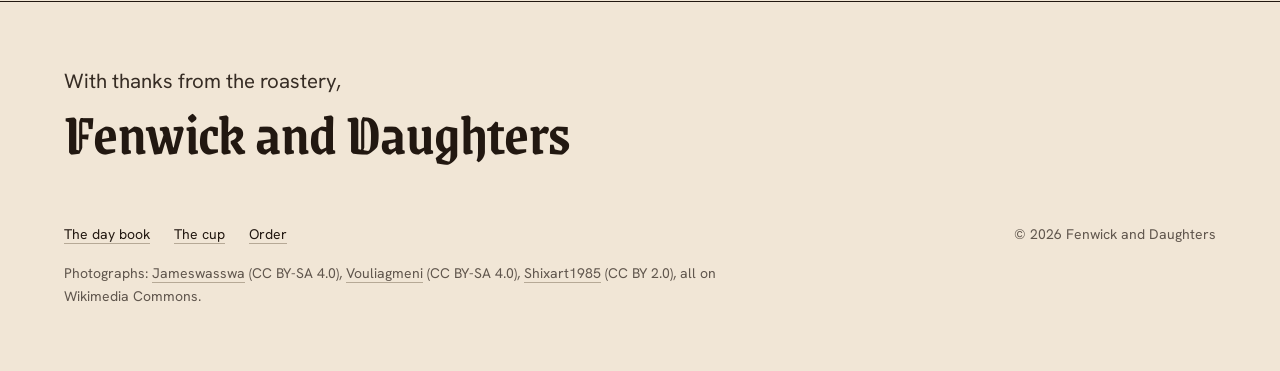
<file: payload/skills/hallmark/scripts/fixtures/exemplars/editorial.html>
<!doctype html>
<html lang="en-GB">
<head>
<meta charset="utf-8">
<meta name="viewport" content="width=device-width, initial-scale=1">
<title>Fenwick and Daughters, coffee roasted in York since 1921</title>
<meta name="description" content="Fenwick and Daughters roasts six coffees a week in York, sold in 250 g bags or by subscription.">
<link rel="preconnect" href="https://fonts.googleapis.com">
<link rel="preconnect" href="https://fonts.gstatic.com" crossorigin>
<link href="https://fonts.googleapis.com/css2?family=Grenze+Gotisch:wght@600&family=Hanken+Grotesk:wght@400;500;600&family=IBM+Plex+Mono:wght@400&display=swap" rel="stylesheet">
<style>
/* Hallmark · job: buy · shape: Trade Ledger (custom: the roast as a Poster, the house's day book set as its own ledger, the cup as a pair, the order on the pigment) · genre: editorial · theme: Vellum (by request)
 * hero: Poster · nav: masthead, the blackletter wordmark centred over a double rule, one link at each end · footer: letter close · imagery: photographs, library 3, warm con=6 · signature: the roast itself, beans swept round the cooling tray full-bleed under a parchment plate · vellum: parchment
 * axes: light/blackletter/cool · posture: committed · contrast: pass · fold: pass · v2.0.0 */
/* Hallmark · pre-emit critique: P4 H5 E4 S5 R4 V4 · weakest: E, the plate must not bury the hand and the falling beans; it rests on the tray's far side and the plain wall, so the stream and the lever stay clear */
/* Hallmark · hero-review: in-thread · fix · 1 finding · 1 resolved (the head breaks after York) */
/* Hallmark · finish-review: in-thread (the subagent limit was reached) · fix · 3 findings · 1 resolved (the order head failed the swap test, then its blackletter I read as J: now 250 g bags, or a subscription) · 2 answered (the pair's captions are card facts, imagery.md 5; the pair are the closest honest frames the library holds) · gap: none */
/* Hallmark · answered F4 · the order field inverts the primary to parchment on pigment, as the theme's own hint sets it for its one field */
:root {
  color-scheme: light;
  --space-3xs: 2px; --space-2xs: 4px; --space-xs: 8px; --space-sm: 12px; --space-md: 16px; --space-lg: 24px; --space-xl: 40px; --space-2xl: 64px; --space-3xl: 96px; --space-4xl: 144px;
  --text-xs: 0.8125rem; --text-sm: 0.875rem; --text-md: 1rem; --text-lg: 1.25rem; --text-xl: 1.5625rem; --text-2xl: 1.953rem; --text-3xl: 2.441rem;
  --text-display-s: clamp(2.25rem, 4vw + 0.5rem, 3.75rem); --text-display: clamp(2.75rem, 5vw + 1rem, 5.25rem);
  --text-section: clamp(2rem, 2.5vw + 1rem, 3.5rem); --text-title: clamp(1.25rem, 0.75vw + 0.875rem, 1.625rem); --text-lead: clamp(1.125rem, 0.35vw + 1rem, 1.375rem);
  --ease-out: cubic-bezier(0.16, 1, 0.3, 1); --ease-in: cubic-bezier(0.7, 0, 0.84, 0); --ease-in-out: cubic-bezier(0.65, 0, 0.35, 1);
  --dur-micro: 120ms; --dur-short: 220ms; --dur-long: 420ms;
  --color-error: oklch(52% 0.19 27); --color-success: oklch(50% 0.12 150);
  --container: 1440px; --gutter: 64px; --gap-columns: 32px; --section-gap-s: 120px; --section-gap: 144px; --section-gap-l: 176px;
  --z-base: 1; --z-raised: 10; --z-dropdown: 100; --z-sticky: 200; --z-sticky-nav: 300; --z-modal: 400; --z-toast: 500; --z-tooltip: 600;
  --color-paper: oklch(93% 0.025 80); --color-paper-2: oklch(89% 0.03 78); --color-paper-3: oklch(85% 0.032 76);
  --color-ink: oklch(22% 0.02 60); --color-ink-2: oklch(30% 0.02 60); --color-muted: oklch(46% 0.02 65);
  --color-rule: oklch(74% 0.03 75);
  --color-accent: oklch(42% 0.16 275); --color-accent-deep: oklch(34% 0.15 275); --color-accent-ink: oklch(94% 0.02 80);
  --color-focus: oklch(50% 0.17 275); --color-field: var(--color-accent);
  --font-display: "Grenze Gotisch", ui-serif, Georgia, serif; --font-body: "Hanken Grotesk", ui-sans-serif, sans-serif;
  --font-outlier: "IBM Plex Mono", ui-monospace, monospace;
  --radius-card: 2px; --radius-pill: 2px; --rule-hair: 1px; --shadow-card: none;
  --tracking-display: -0.01em; --fibre: 0.5;
}
*, *::before, *::after { box-sizing: border-box; }
html, body { overflow-x: clip; }
html { scrollbar-color: var(--color-muted) var(--color-paper); scroll-padding-top: var(--space-3xl); }
body { margin: 0; background: var(--color-paper); color: var(--color-ink); font-family: var(--font-body); font-size: var(--text-md); line-height: 1.55; -webkit-font-smoothing: antialiased; caret-color: var(--color-accent); }
::selection { background: color-mix(in oklab, var(--color-accent) 22%, transparent); color: var(--color-ink); }
:focus-visible { outline: 2px solid var(--color-focus); outline-offset: 2px; }
a { color: inherit; text-decoration-thickness: 1px; text-underline-offset: 0.16em; }
h1, h2, h3 { margin: 0; font-family: var(--font-display); font-weight: var(--display-weight, 700); font-synthesis: none; letter-spacing: var(--tracking-display); line-height: 1.05; overflow-wrap: break-word; min-width: 0; text-wrap: balance; }
h1 { max-width: 20ch; font-size: var(--text-display); } h2 { max-width: 30ch; font-size: var(--text-section); } h3 { max-width: 40ch; font-size: var(--text-title); line-height: 1.2; }
.lead { font-size: var(--text-lead); line-height: 1.45; max-width: 52ch; }
p { margin: 0; text-wrap: pretty; }
p:not([class]) { max-width: 65ch; }
img, video { max-width: 100%; height: auto; display: block; }
svg { display: block; }
[hidden] { display: none !important; }
button, input, select, textarea { font: inherit; }
.container { width: 100%; max-width: var(--container); margin-inline: auto; padding-inline: var(--gutter); box-sizing: border-box; }
.num, .figure, td.num { font-variant-numeric: tabular-nums; }
.visually-hidden { position: absolute; width: 1px; height: 1px; overflow: hidden; clip-path: inset(50%); white-space: nowrap; }
[data-slot] { position: relative; overflow: hidden; background: linear-gradient(160deg, var(--color-paper-2, var(--color-paper)), var(--color-paper-3, var(--color-paper))); }
[data-slot] > img { position: absolute; inset: 0; width: 100%; height: 100%; object-fit: cover; z-index: 1; }
[data-slot]:has(> img) > :not(img):not([data-keep]) { display: none !important; }
@media (max-width: 60rem) { :root { --gutter: 24px; --section-gap-s: 80px; --section-gap: 96px; --section-gap-l: 120px; } }
@media (max-width: 40rem) { :root { --gutter: 16px; --section-gap-s: 56px; --section-gap: 72px; --section-gap-l: 96px; --gap-columns: 16px; } }
@media (prefers-reduced-motion: reduce) { *:not(.keep-motion), *:not(.keep-motion)::before, *:not(.keep-motion)::after { animation-duration: 0.01ms !important; animation-iteration-count: 1 !important; transition-duration: 0.01ms !important; scroll-behavior: auto !important; } }
/* photographs: warm con=6 */
[data-slot] > img { filter: sepia(0.28) saturate(0.94) contrast(1.06); }
:root {
  --mast-h: 80px;
  --plate-w: 37rem;
  --color-field: var(--color-accent);
}

/* The fibre wash: long tan fibres, stitched so they never tile (texture.md, the low-frequency wash) */
.fibre { position: relative; isolation: isolate; }
.fibre::before { content: ""; position: absolute; inset: 0; z-index: -1; opacity: var(--fibre); mix-blend-mode: multiply; pointer-events: none;
  background-image: url("data:image/svg+xml,%3Csvg xmlns='http://www.w3.org/2000/svg' width='400' height='400'%3E%3Cfilter id='p' x='0' y='0' width='100%25' height='100%25'%3E%3CfeTurbulence type='fractalNoise' baseFrequency='0.004 0.02' numOctaves='4' seed='4' stitchTiles='stitch'/%3E%3CfeColorMatrix values='0 0 0 0 0.62 0 0 0 0 0.52 0 0 0 0 0.36 0 0 0 0.3 0'/%3E%3C/filter%3E%3Crect width='100%25' height='100%25' filter='url(%23p)'/%3E%3C/svg%3E"); }

/* Type */
h1, h2 { font-weight: 600; line-height: 0.92; color: var(--color-ink); }
h3 { font-family: var(--font-body); font-weight: 600; }
.lead { color: var(--color-ink-2); }

/* Controls */
.btn { display: inline-flex; align-items: center; justify-content: center; min-height: 48px; padding: 0 var(--space-lg); border: var(--rule-hair) solid var(--color-ink); border-radius: var(--radius-card); background: transparent; color: var(--color-ink); font: 500 var(--text-md)/1 var(--font-body); text-decoration: none; white-space: nowrap; cursor: pointer;
  transition: background-color var(--dur-micro) var(--ease-out), border-color var(--dur-micro) var(--ease-out), color var(--dur-micro) var(--ease-out); }
.btn:hover { background: var(--color-paper-2); }
.btn:active { transform: translateY(1px); }
.btn:focus-visible { outline: 2px solid var(--color-focus); outline-offset: 2px; }
.btn:disabled, .btn[aria-disabled="true"] { opacity: 0.55; cursor: not-allowed; transform: none; }
.btn--primary { background: var(--color-accent); border-color: var(--color-accent); color: var(--color-accent-ink); }
.btn--primary:hover { background: var(--color-accent-deep); border-color: var(--color-accent-deep); }

.skip { position: absolute; left: var(--space-md); top: calc(-1 * var(--space-3xl)); z-index: var(--z-toast); padding: var(--space-xs) var(--space-md); background: var(--color-ink); color: var(--color-paper); }
.skip:focus-visible { top: var(--space-md); }

/* Masthead */
.mast__bar { display: grid; grid-template-columns: minmax(0, 1fr) auto minmax(0, 1fr); align-items: center; min-height: calc(var(--mast-h) - 4px); border-bottom: 4px double var(--color-ink); }
.wordmark { font: 600 2rem/1 var(--font-display); letter-spacing: var(--tracking-display); color: var(--color-ink); text-decoration: none; white-space: nowrap; padding-block: var(--space-sm); }
.mast__link { justify-self: start; font: 600 var(--text-sm)/1 var(--font-body); color: var(--color-ink); padding-block: var(--space-sm); text-decoration: underline 1px; text-decoration-color: transparent; text-underline-offset: 0.3em;
  transition: text-decoration-color var(--dur-short) var(--ease-out), color var(--dur-micro) var(--ease-out); }
.mast__link--end { justify-self: end; }
.mast__link:hover { text-decoration-color: var(--color-accent); color: var(--color-accent); }
.wordmark:focus-visible, .mast__link:focus-visible { outline: 2px solid var(--color-focus); outline-offset: 4px; }

/* Hero: the roast, full-bleed, under a parchment plate */
.hero { position: relative; height: calc(100dvh - var(--mast-h)); min-height: 36rem; overflow: hidden; background: var(--color-ink); color: var(--color-paper); }
.hero__photo { position: absolute; inset: 0; margin: 0; }
.hero__photo > img { object-position: 50% 62%; }
.hero__inner { position: relative; z-index: var(--z-raised); height: 100%; display: flex; align-items: flex-end; justify-content: flex-end; padding-bottom: var(--space-2xl); box-sizing: border-box; }
.plate { width: min(100%, var(--plate-w)); box-sizing: border-box; padding: var(--space-xl); background: var(--color-paper); color: var(--color-ink); border-top: 4px double var(--color-ink); border-radius: var(--radius-card); }
.plate h1 { font-size: var(--text-display); max-width: 16ch; }
.plate .lead { margin-top: var(--space-lg); max-width: 30ch; }
.actions { display: flex; flex-wrap: wrap; gap: var(--space-sm); margin-top: var(--space-xl); }

@media (max-width: 60rem) {
  .hero { height: auto; min-height: 0; background: none; color: var(--color-ink); overflow: visible; }
  .hero__photo { position: relative; aspect-ratio: 4 / 3; }
  .hero__inner { height: auto; padding-bottom: 0; }
  .plate { width: 100%; padding: var(--space-xl) 0 0; background: none; border-top: 0; }
  .plate.fibre::before { display: none; }
  .wordmark { font-size: 1.875rem; }
}
@media (max-width: 40rem) {
  .mast__bar { grid-template-columns: auto; justify-items: center; row-gap: var(--space-2xs); padding-block: var(--space-xs); }
  .mast__link { display: none; }
}

/* Shared section grid: one container, twelve columns, one column gap */
.split { display: grid; grid-template-columns: repeat(12, minmax(0, 1fr)); column-gap: var(--gap-columns); }
.band { background: var(--color-paper-2); padding-block: var(--section-gap-s); }
.photo { margin: 0; border-radius: var(--radius-card); }
.photo > img { outline: var(--rule-hair) solid var(--color-rule); outline-offset: -1px; }
figcaption { margin-top: var(--space-sm); font: 500 var(--text-sm)/1.4 var(--font-body); color: var(--color-muted); }

/* The day book: the house's ledger on the fibre band, the entries kept in the hand of the wordmark */
.ledger__grid { align-items: start; }
.ledger__text { grid-column: 1 / span 4; position: sticky; top: var(--space-2xl); }
.ledger__text h2 { font-size: var(--text-display); max-width: 9ch; }
.ledger .lead { margin-top: var(--space-lg); max-width: 22ch; }
.ledger__book { grid-column: 6 / span 7; }
.book { width: 100%; border-collapse: collapse; font-size: var(--text-lg); line-height: 1.35; }
.book thead th { padding: 0 0 var(--space-sm); border-bottom: 4px double var(--color-ink); font: 500 var(--text-sm)/1.3 var(--font-body); color: var(--color-muted); text-align: left; }
.book td, .book tbody th { padding: var(--space-lg) 0; border-top: var(--rule-hair) solid var(--color-rule); vertical-align: baseline; }
.book tbody tr:first-child > * { border-top: 0; }
.book tbody tr:last-child > * { border-bottom: var(--rule-hair) solid var(--color-ink); }
.book tbody th { font-weight: 500; text-align: left; color: var(--color-ink); }
.book .idx { width: 3.5rem; font-weight: 600; color: var(--color-accent); }
.book .r, .book thead th.r { text-align: right; }
.book td.r { font: 600 var(--text-2xl)/1 var(--font-display); letter-spacing: var(--tracking-display); color: var(--color-ink); }
.book td.r .unit { font: 500 var(--text-md)/1 var(--font-body); color: var(--color-ink-2); }
.book .num { font-variant-numeric: lining-nums tabular-nums; }

/* The cup: one wide frame, then a pair, each with its fact */
.cup { padding-top: var(--section-gap-l); }
.cup__head { align-items: end; }
.cup__head h2 { grid-column: 1 / span 6; }
.cup__head .lead { grid-column: 8 / span 5; }
.cup__pair { margin-top: var(--space-2xl); }
.cup__pair > figure { margin: 0; }
.cup__note { grid-column: 1 / span 7; }
.cup__cup { grid-column: 8 / span 5; }
.cup__pair .photo { height: 34rem; }

/* The order, on the one pigment field */
.order-band { margin-top: var(--section-gap-s); padding-block: var(--section-gap-s); background: var(--color-field); color: var(--color-accent-ink); }
.order-band h2 { color: var(--color-accent-ink); }
.order-band .lead { margin-top: var(--space-md); color: var(--color-accent-ink); }
.order-band :focus-visible { outline-color: var(--color-accent-ink); }
.order { align-items: center; }
.order__text { grid-column: 1 / span 6; }
.order__fields { grid-column: 8 / span 5; display: grid; gap: var(--space-lg); }
.seg { display: grid; grid-template-columns: repeat(2, minmax(0, 1fr)); gap: var(--space-xs); margin: var(--space-xl) 0 0; padding: 0; border: 0; }
.field label { font: 500 var(--text-sm)/1.3 var(--font-body); color: var(--color-accent-ink); }
.seg input { position: absolute; width: 1px; height: 1px; opacity: 0; }
.seg label { display: flex; align-items: center; justify-content: center; min-height: 52px; padding: 0 var(--space-md); border: var(--rule-hair) solid var(--color-accent-ink); border-radius: var(--radius-card); font-weight: 500; cursor: pointer;
  transition: background-color var(--dur-micro) var(--ease-out), color var(--dur-micro) var(--ease-out); }
.seg label:hover { background: var(--color-accent-deep); }
.seg input:checked + label { background: var(--color-accent-ink); color: var(--color-accent); }
.seg input:focus-visible + label { outline: 2px solid var(--color-accent-ink); outline-offset: 2px; }
.field { display: grid; gap: var(--space-xs); }
.field input { min-height: 48px; padding: 0 var(--space-md); border: var(--rule-hair) solid var(--color-accent-ink); border-radius: var(--radius-card); background: var(--color-paper); color: var(--color-ink); outline: 2px solid transparent; outline-offset: 2px; }
.field input:focus-visible { outline-color: var(--color-accent-ink); }
.field input[aria-invalid] { border-color: var(--color-error); box-shadow: inset 0 0 0 1px var(--color-error); }
.field input:disabled { opacity: 0.55; cursor: not-allowed; }
.btn--on-field { width: 100%; background: var(--color-accent-ink); border-color: var(--color-accent-ink); color: var(--color-accent); }
.btn--on-field:hover { background: var(--color-paper-2); border-color: var(--color-paper-2); }
.help { min-height: 1lh; font-size: var(--text-sm); color: var(--color-accent-ink); }

/* The letter close */
.letter { padding-block: var(--space-3xl) var(--space-2xl); }
.letter__inner { padding-top: var(--space-2xl); border-top: var(--rule-hair) solid var(--color-ink); }
.letter__sign { font-size: var(--text-lead); color: var(--color-ink-2); }
.letter__name { margin-top: var(--space-xs); font: 600 var(--text-display-s)/0.92 var(--font-display); letter-spacing: var(--tracking-display); color: var(--color-ink); }
.letter__foot { display: flex; flex-wrap: wrap; justify-content: space-between; align-items: baseline; gap: var(--space-md) var(--space-xl); margin-top: var(--space-2xl); }
.letter__nav { display: flex; flex-wrap: wrap; gap: var(--space-lg); }
.letter__nav a { font-size: var(--text-sm); color: var(--color-ink); text-decoration-color: var(--color-rule); text-underline-offset: 0.25em; transition: text-decoration-color var(--dur-short) var(--ease-out); }
.letter__nav a:hover { text-decoration-color: var(--color-accent); }
.letter__nav a:focus-visible { outline: 2px solid var(--color-focus); outline-offset: 2px; }
.legal { font-size: var(--text-sm); color: var(--color-muted); }
.letter__credit { flex: 1 0 100%; max-width: 88ch; font-size: var(--text-sm); line-height: 1.6; color: var(--color-muted); }
.letter__credit a { color: inherit; text-decoration-color: var(--color-rule); text-underline-offset: 0.25em; }
.letter__credit a:hover { color: var(--color-ink); text-decoration-color: var(--color-accent); }

@media (max-width: 60rem) {
  .ledger__text, .ledger__book, .cup__head h2, .cup__head .lead, .cup__note, .cup__cup, .order__text, .order__fields { grid-column: 1 / -1; }
  .ledger__text { position: static; }
  .ledger__book { margin-top: var(--space-2xl); }
  .book td.r { font-size: var(--text-xl); }
  .cup__head .lead { margin-top: var(--space-md); }
  .cup__pair { row-gap: var(--space-xl); }
  .cup__pair .photo { height: auto; aspect-ratio: 4 / 3; }
  .order__fields { margin-top: var(--space-xl); }
}
@media (max-width: 40rem) {
  .book { font-size: var(--text-md); }
  .book .idx { width: 2rem; }
}
</style>
<script>document.documentElement.classList.add('js');</script>
</head>
<body id="top">
<a class="skip" href="#main">Skip to content</a>

<header class="mast">
  <div class="container mast__bar">
    <a class="mast__link" href="#daybook">The day book</a>
    <a class="wordmark" href="#top" aria-label="Fenwick and Daughters, back to the top">Fenwick and Daughters</a>
    <a class="mast__link mast__link--end" href="#order">Order</a>
  </div>
</header>

<main id="main">
  <section class="hero" aria-labelledby="hero-h">
    <figure class="hero__photo" data-slot="roaster" data-alt="The York roaster at work, a fresh roast tipping into the cooling tray">
      <img src="https://upload.wikimedia.org/wikipedia/commons/thumb/3/3b/Cooling_time_for_coffee.jpg/1280px-Cooling_time_for_coffee.jpg" width="1920" height="1348" fetchpriority="high"
           alt="A fresh roast swept round the cooling tray by its paddle arm" style="object-position: 50% 55%">
    </figure>
    <div class="container hero__inner">
      <div class="plate fibre">
        <h1 id="hero-h">Roasted in York<br> since 1921</h1>
        <p class="lead">Six coffees a week, sold by the bag or by subscription.</p>
        <div class="actions">
          <a class="btn btn--primary" href="#order" data-kind="subscription">Start a subscription</a>
          <a class="btn" href="#order" data-kind="bag">Buy a bag</a>
        </div>
      </div>
    </div>
  </section>

  <section class="ledger band fibre" id="daybook" aria-labelledby="ledger-h">
    <div class="container split ledger__grid">
      <div class="ledger__text">
        <h2 id="ledger-h">Written in the day book</h2>
        <p class="lead">Five lines the roastery keeps to.</p>
      </div>
      <div class="ledger__book">
        <table class="book">
          <thead>
            <tr><th scope="col">No.</th><th scope="col">Entry</th><th scope="col" class="r">Kept</th></tr>
          </thead>
          <tbody>
            <tr><td class="idx">1</td><th scope="row">Coffees roasted each week</th><td class="r"><span class="num">6</span></td></tr>
            <tr><td class="idx">2</td><th scope="row">Weight of each bag</th><td class="r"><span class="num">250</span>&nbsp;<span class="unit">g</span></td></tr>
            <tr><td class="idx">3</td><th scope="row">Ways to buy</th><td class="r">By the bag, or by subscription</td></tr>
            <tr><td class="idx">4</td><th scope="row">Roastery</th><td class="r">York</td></tr>
            <tr><td class="idx">5</td><th scope="row">Roasting since</th><td class="r"><span class="num">1921</span></td></tr>
          </tbody>
        </table>
      </div>
    </div>
  </section>

  <section class="cup" id="cup" aria-labelledby="cup-h">
    <div class="container">
      <div class="split cup__head">
        <h2 id="cup-h">From a York drum to your kettle</h2>
        <p class="lead">Fenwick and Daughters roasts the coffee. The cup is yours to make.</p>
      </div>
      <div class="split cup__pair">
        <figure class="cup__note">
          <div class="photo" data-slot="desk" data-alt="The York roaster between roasts, the drum over its cooling tray">
            <img src="https://upload.wikimedia.org/wikipedia/commons/thumb/2/2d/Coffee_roasting_machine%2C_The_Roastery%2C_Coaltown_Coffee%2C_Ammanford%2C_Wales.jpg/1280px-Coffee_roasting_machine%2C_The_Roastery%2C_Coaltown_Coffee%2C_Ammanford%2C_Wales.jpg" width="1920" height="2560" loading="lazy"
                 alt="A drum coffee roaster above its copper cooling tray in a roastery" style="object-position: 50% 69%">
          </div>
          <figcaption>Six coffees a week</figcaption>
        </figure>
        <figure class="cup__cup">
          <div class="photo" data-slot="cup" data-alt="A cup of Fenwick and Daughters coffee on the shop counter">
            <img src="https://upload.wikimedia.org/wikipedia/commons/thumb/5/52/Espresso_coffee_pouring_from_retro_espresso_machine.jpg/1280px-Espresso_coffee_pouring_from_retro_espresso_machine.jpg" width="1920" height="2876" loading="lazy"
                 alt="Espresso streaming from a chrome machine into two glass cups" style="object-position: 50% 62%">
          </div>
          <figcaption>Sold in 250&nbsp;g bags</figcaption>
        </figure>
      </div>
    </div>
  </section>

  <section class="order-band" id="order" aria-labelledby="order-h">
    <div class="container">
      <form class="split order" data-endpoint="" novalidate>
        <div class="order__text">
          <h2 id="order-h">250&nbsp;g bags, or a subscription</h2>
          <p class="lead">Tell the roastery which you would like, and where to reach you.</p>
          <fieldset class="seg">
            <legend class="visually-hidden">How would you like it?</legend>
            <input type="radio" name="kind" id="kind-bag" value="bag" checked><label for="kind-bag">One 250&nbsp;g bag</label>
            <input type="radio" name="kind" id="kind-sub" value="subscription"><label for="kind-sub">A subscription</label>
          </fieldset>
        </div>
        <div class="order__fields">
          <div class="field">
            <label for="order-name">Full name</label>
            <input id="order-name" name="name" type="text" autocomplete="name" required>
          </div>
          <div class="field">
            <label for="order-email">Email address</label>
            <input id="order-email" name="email" type="email" autocomplete="email" inputmode="email" required>
          </div>
          <button class="btn btn--on-field" type="submit">Send the order</button>
          <p class="help" id="order-help" aria-live="polite"></p>
        </div>
      </form>
    </div>
  </section>
</main>

<footer class="letter">
  <div class="container letter__inner">
    <p class="letter__sign">With thanks from the roastery,</p>
    <p class="letter__name">Fenwick and Daughters</p>
    <div class="letter__foot">
      <nav class="letter__nav" aria-label="Footer">
        <a href="#daybook">The day book</a>
        <a href="#cup">The cup</a>
        <a href="#order">Order</a>
      </nav>
      <p class="legal">&copy; 2026 Fenwick and Daughters</p>
      <p class="letter__credit" data-credits>Photographs: <a href="https://commons.wikimedia.org/wiki/File:Cooling_time_for_coffee.jpg">Jameswasswa</a> (CC&nbsp;BY-SA&nbsp;4.0), <a href="https://commons.wikimedia.org/wiki/File:Coffee_roasting_machine,_The_Roastery,_Coaltown_Coffee,_Ammanford,_Wales.jpg">Vouliagmeni</a> (CC&nbsp;BY-SA&nbsp;4.0), <a href="https://commons.wikimedia.org/wiki/File:Espresso_coffee_pouring_from_retro_espresso_machine.jpg">Shixart1985</a> (CC&nbsp;BY&nbsp;2.0), all on Wikimedia Commons.</p>
    </div>
  </div>
</footer>

<script>
window.hallmarkSlots = (m) => { for (const [k, v] of Object.entries(m)) { const s = document.querySelector(`[data-slot="${k}"]`); if (!s) continue; const im = new Image(); im.src = typeof v === 'string' ? v : v.src; im.alt = (typeof v === 'object' && v.alt) || s.dataset.alt || ''; s.querySelectorAll(':scope > img').forEach((o) => o.remove()); s.prepend(im); } };
document.querySelectorAll('[data-slot] > img').forEach((i) => { if (i.complete && !i.naturalWidth) i.remove(); else i.addEventListener('error', () => i.remove(), { once: true }); });
document.querySelectorAll('[data-kind]').forEach((a) => a.addEventListener('click', () => { const r = document.getElementById(a.dataset.kind === 'subscription' ? 'kind-sub' : 'kind-bag'); if (r) r.checked = true; }));
document.querySelectorAll('form[data-endpoint]').forEach((form) => {
  const help = form.querySelector('[aria-live]');
  const fields = [...form.querySelectorAll('input[required]')];
  form.addEventListener('submit', (e) => {
    e.preventDefault();
    const bad = fields.filter((i) => !i.checkValidity());
    fields.forEach((i) => { i.toggleAttribute('aria-invalid', bad.includes(i)); if (bad.includes(i)) i.setAttribute('aria-describedby', help.id); else i.removeAttribute('aria-describedby'); });
    if (bad.length) { help.textContent = bad[0].type === 'email' ? 'That email address looks incomplete. Write it as name@example.com.' : 'Add your name, so the roastery knows who the coffee is for.'; bad[0].focus(); return; }
    if (!form.dataset.endpoint) { help.textContent = 'Nothing was sent: this form is not connected yet.'; return; }
    fetch(form.dataset.endpoint, { method: 'POST', body: new FormData(form) })
      .then((r) => { help.textContent = r.ok ? 'The roastery has your order and will write to ' + form.elements.email.value.trim() + '.' : 'That did not go through. Try again in a minute.'; })
      .catch(() => { help.textContent = 'That did not go through. Try again in a minute.'; });
  });
});
</script>
</body>
</html>
</file>
